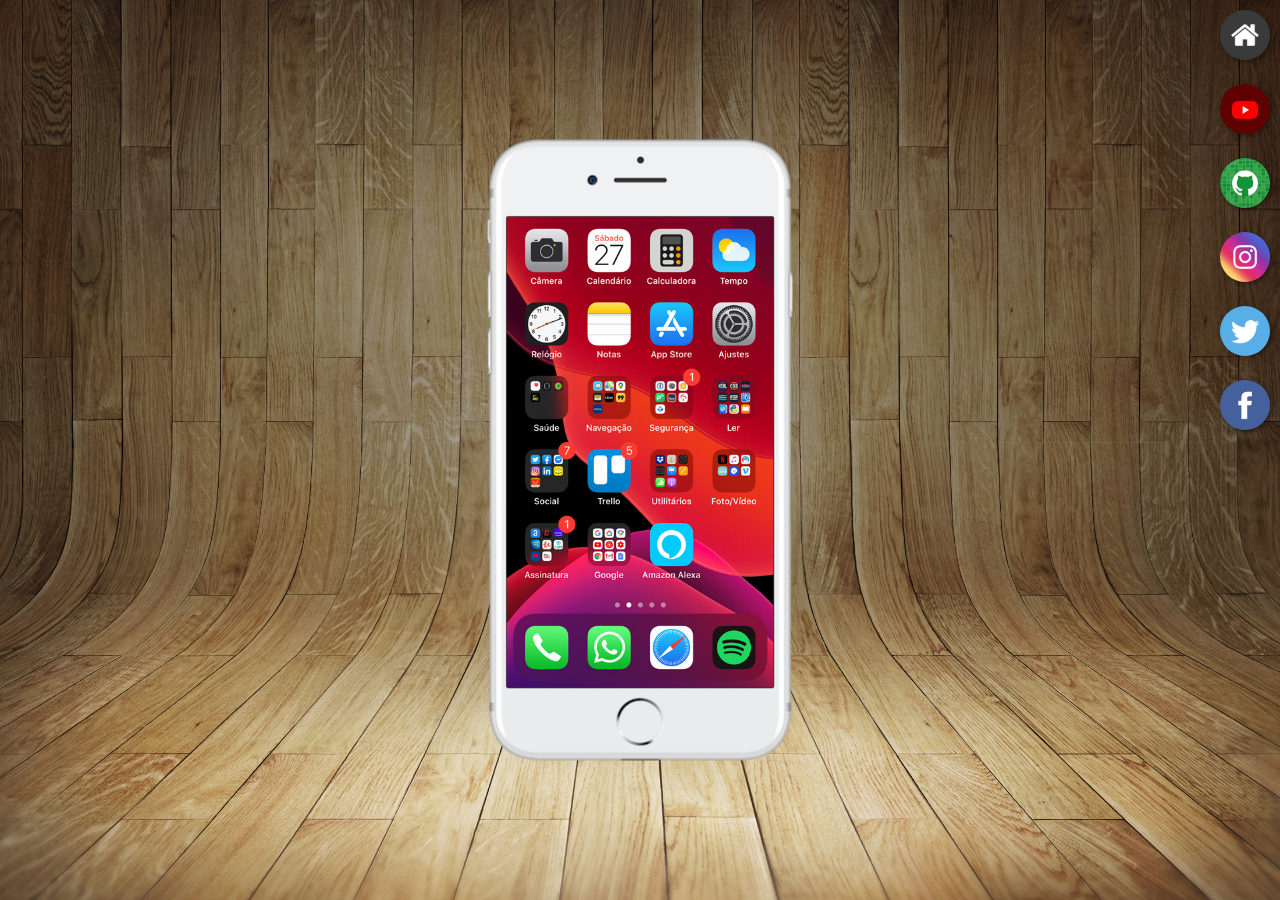
<file: index.html>
<!DOCTYPE html>
<html lang="pt-br">
<head>
    <meta charset="UTF-8">
    <meta name="viewport" content="width=device-width, initial-scale=1.0">
    <link rel="shortcut icon" href="favicon.ico" type="image/x-icon">
    <link rel="stylesheet" href="estilos/style.css">
    <title>Projeto Redes Sociais</title>
</head>
<body>
    <main>
        <section id="telefone">
            <iframe src="home.html" name="tela" id="tela" frameborder="0"></iframe>
        </section>
        <section id="redes-sociais">
            <a href="home.html" target="tela"><img src="imagens/logo-home.jpg" alt="Home"></a> <br>
            <a href="youtube.html" target="tela"><img src="imagens/logo-youtube.jpg" alt="YouTube"></a> <br>
            <a href="github.html" target="tela"><img src="imagens/logo-github.jpg" alt="GitHub"></a> <br>
            <a href="instagram.htm" target="tela"><img src="imagens/logo-instagram.jpg" alt="Instagram"></a> <br>
            <a href="twitter.html" target="tela"><img src="imagens/logo-twitter.jpg" alt="Twitter"></a> <br>
            <a href="facebook.html" target="tela"><img src="imagens/logo-facebook.jpg" alt="Facebook"></a>
        </section>
    </main>
</body>
</html>
</file>
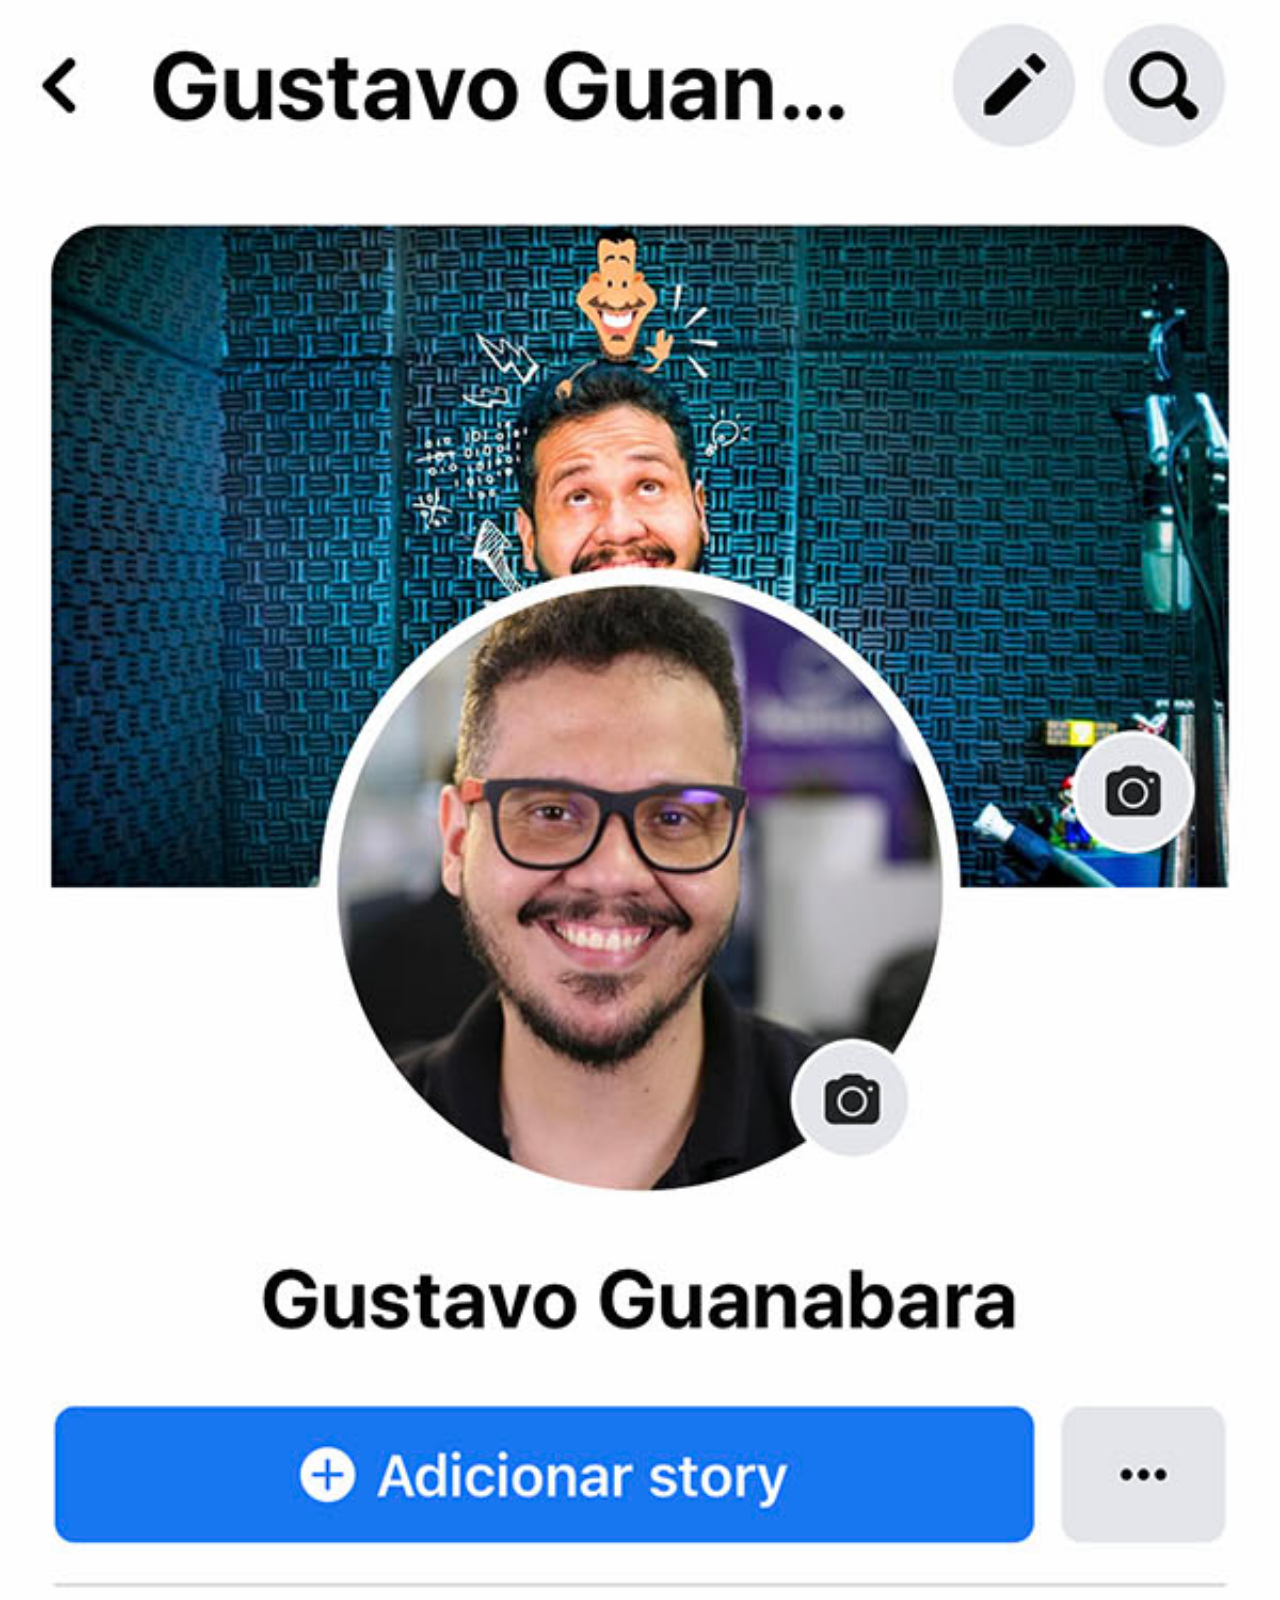
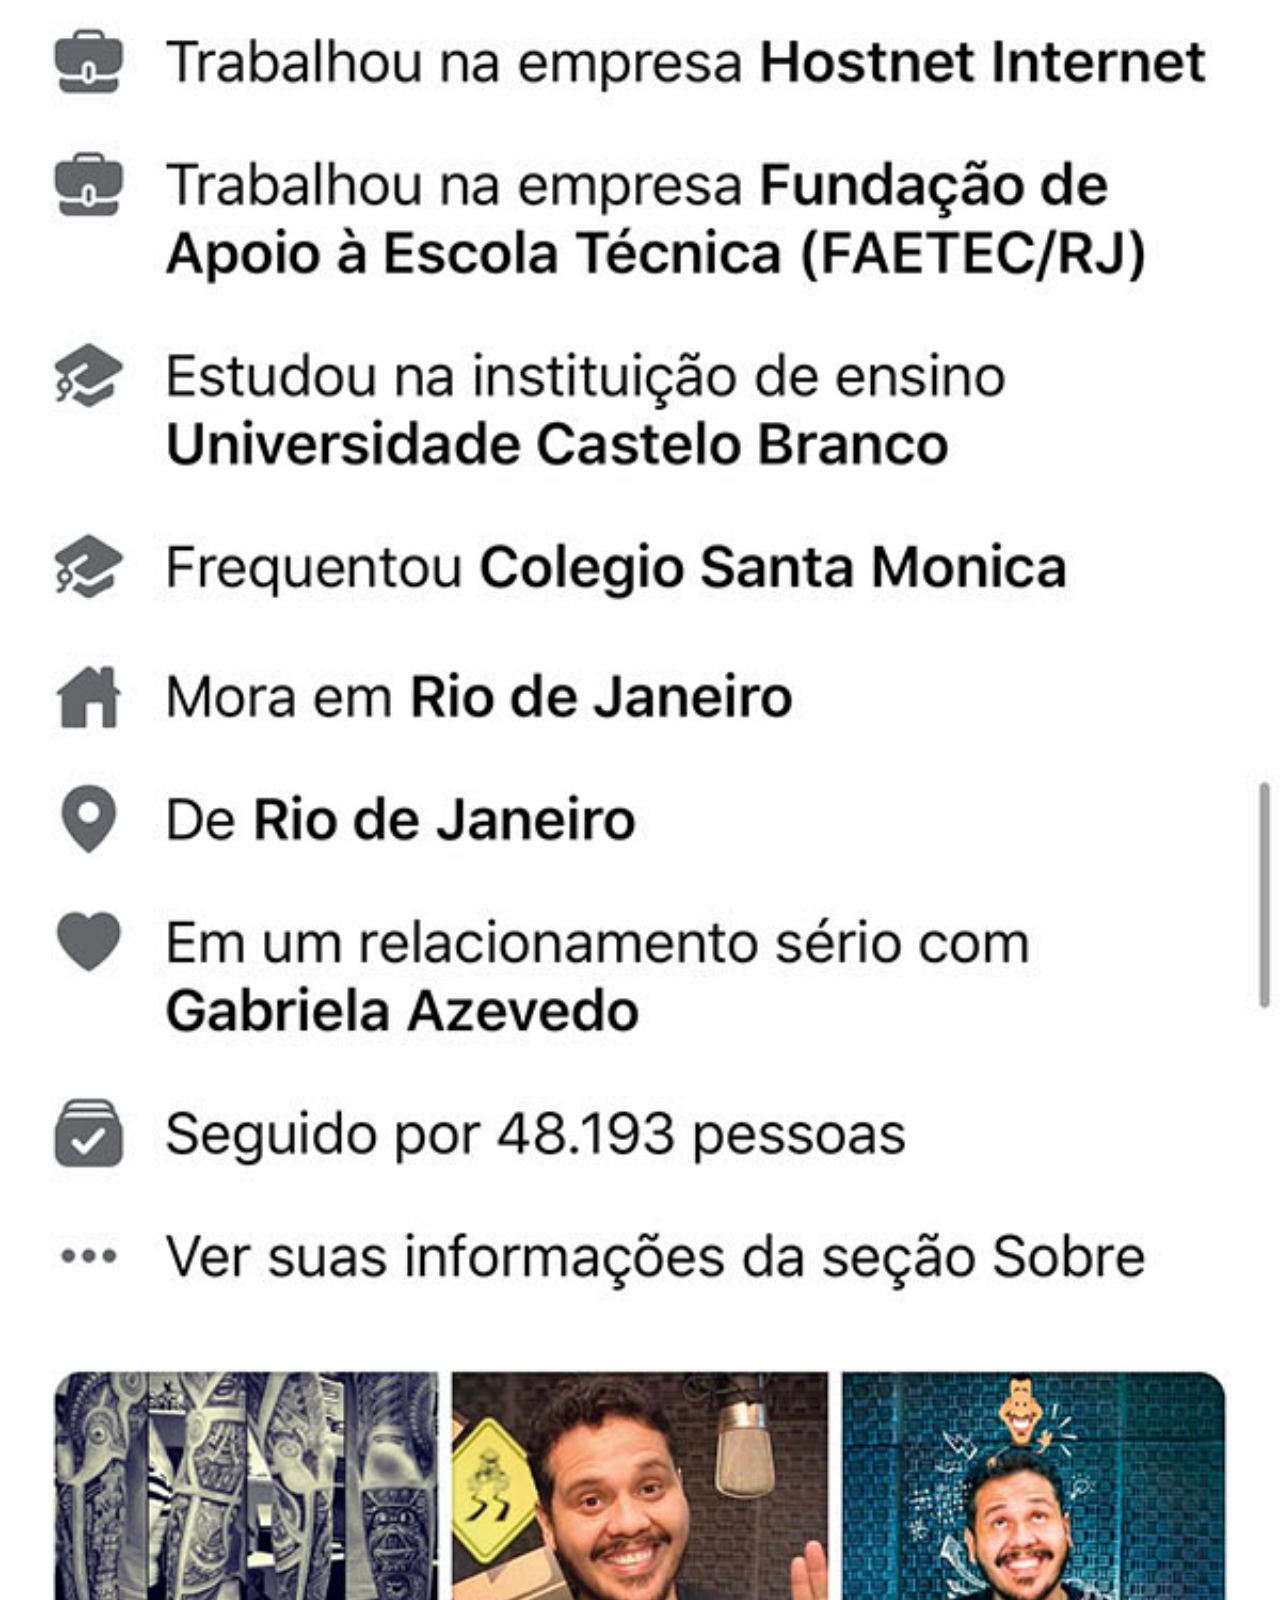
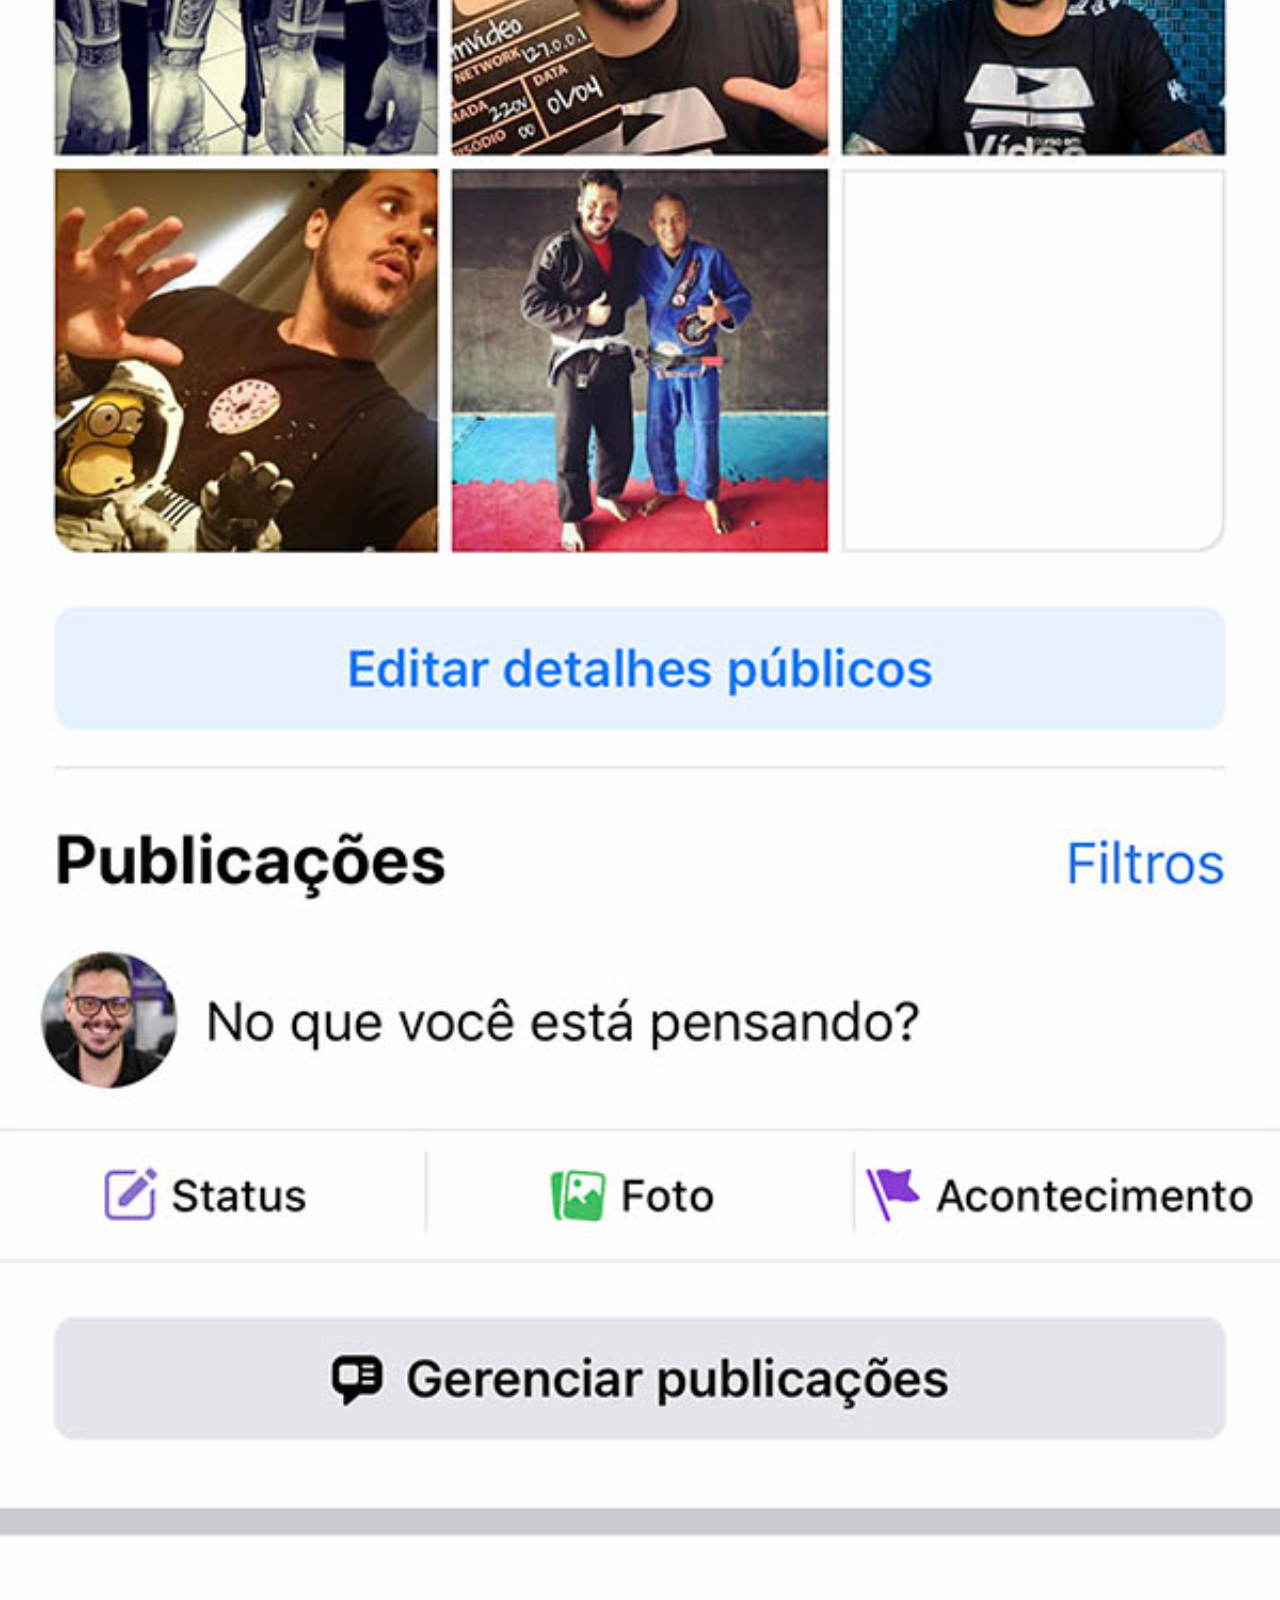
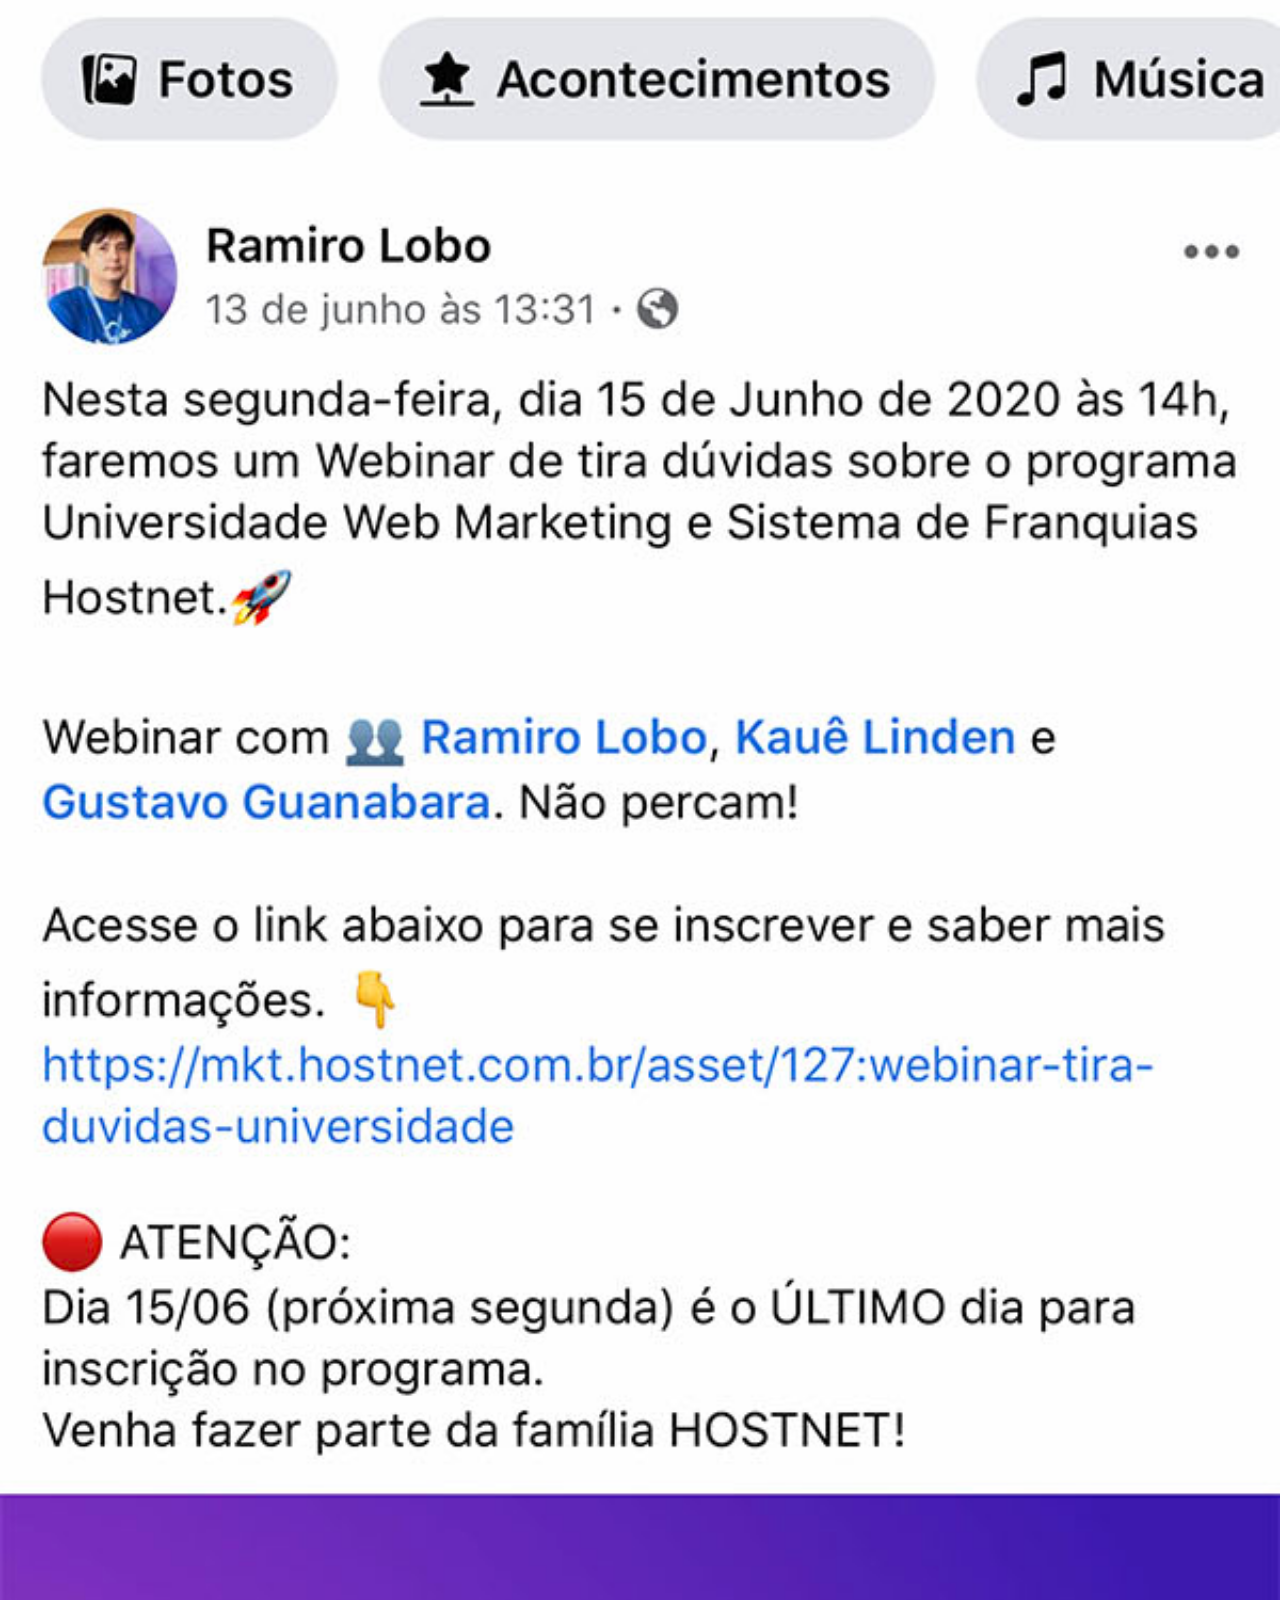
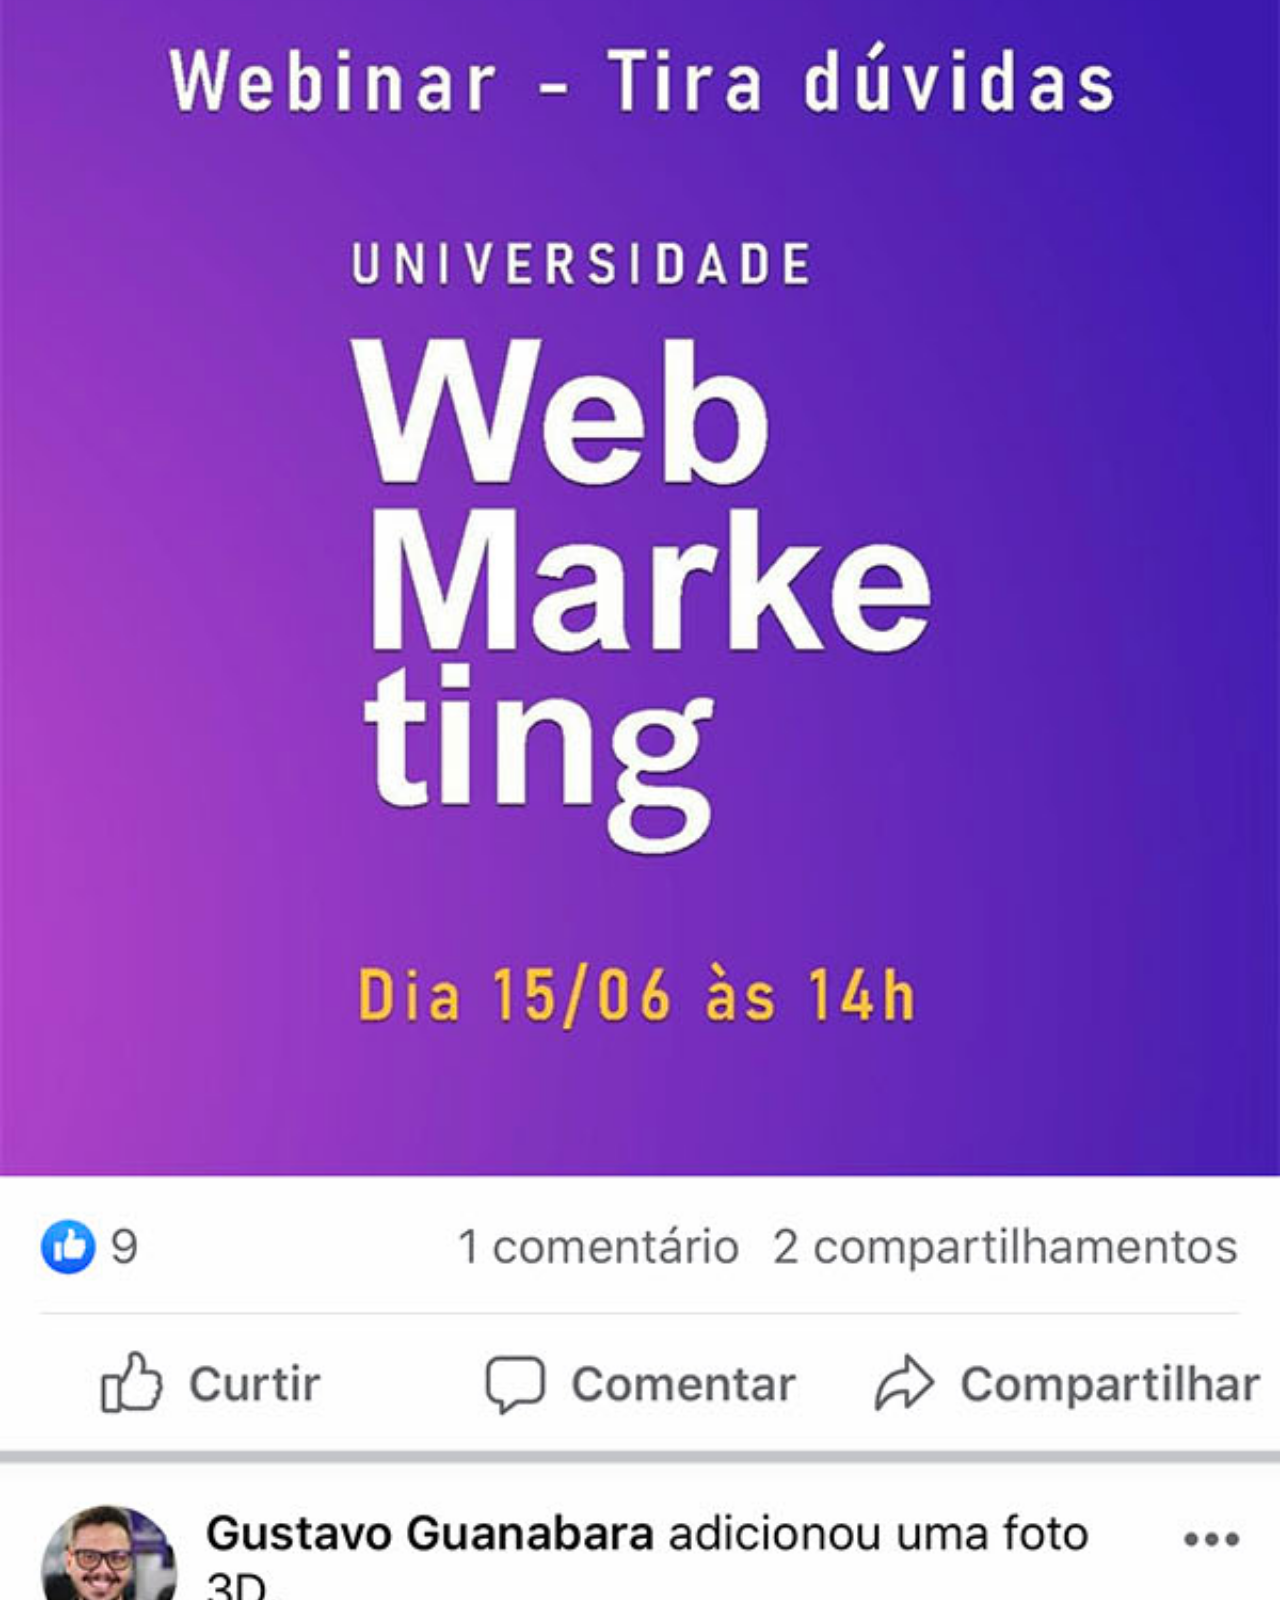
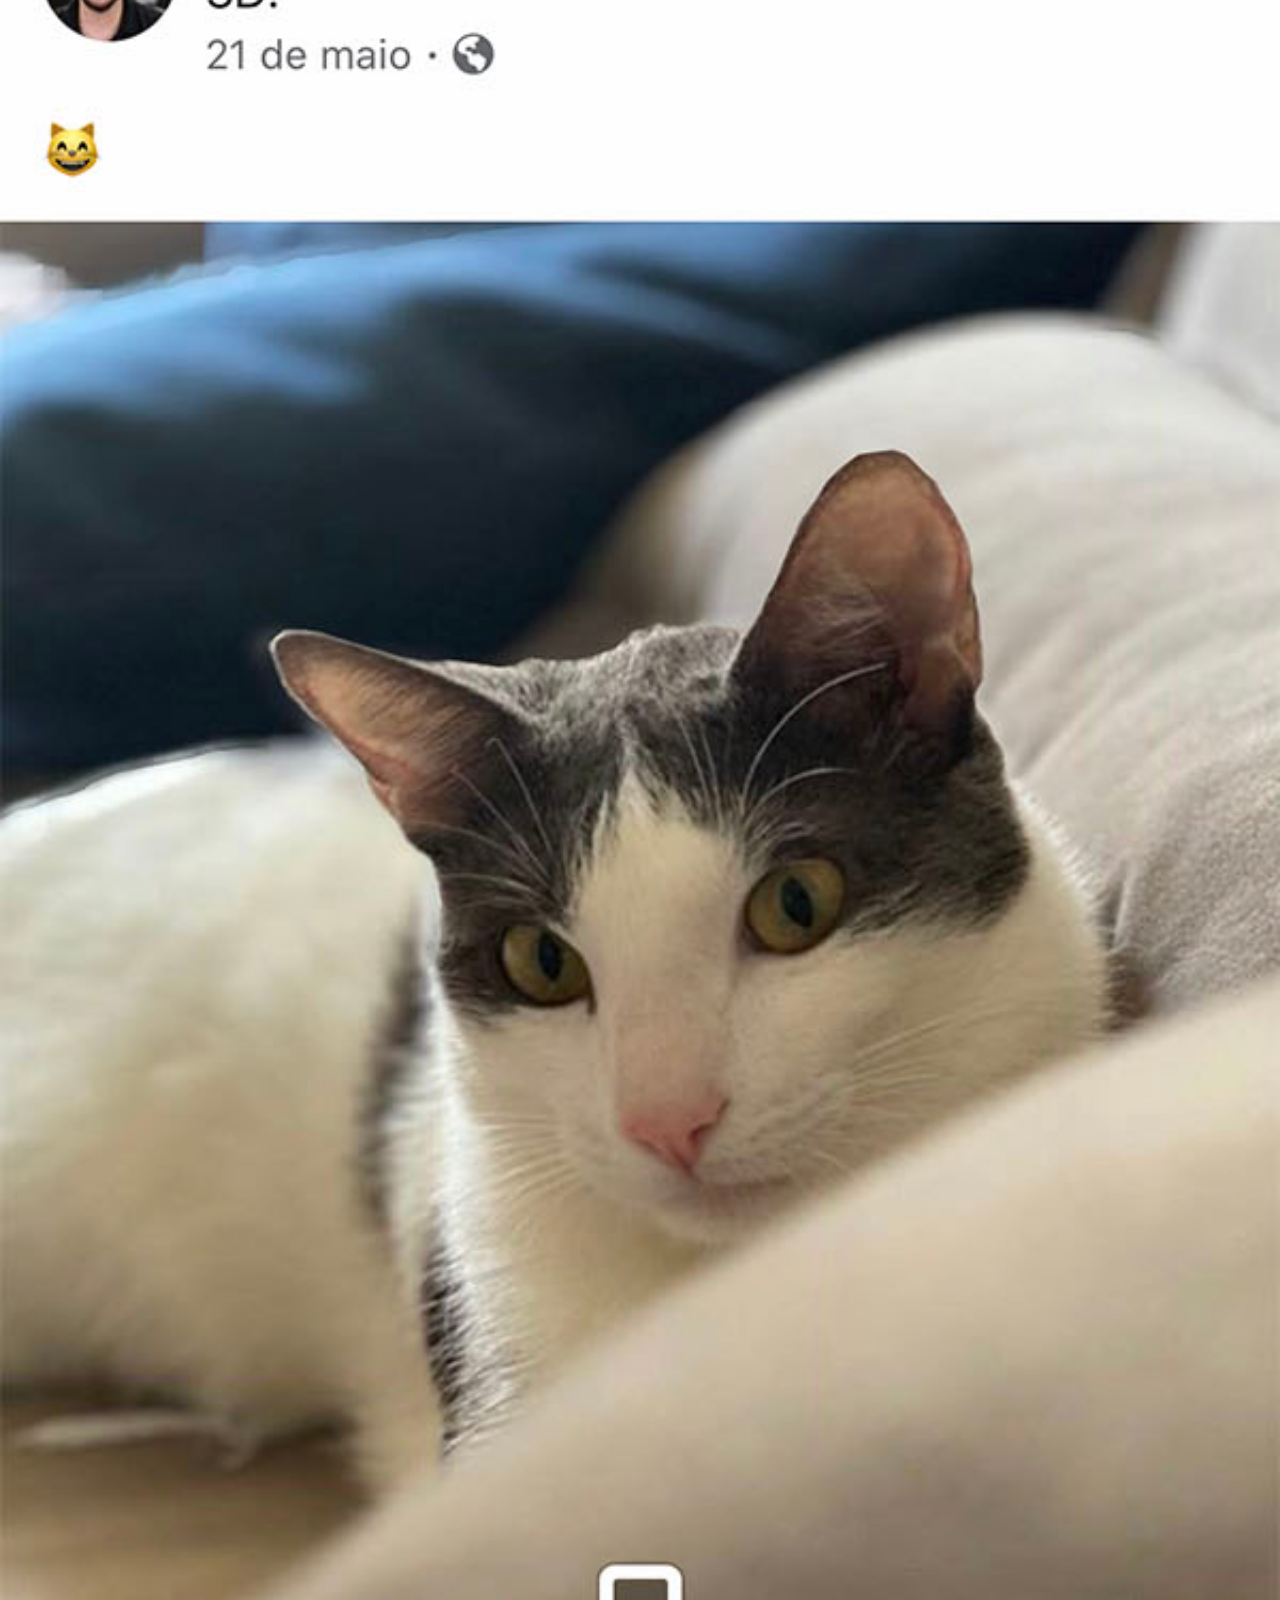
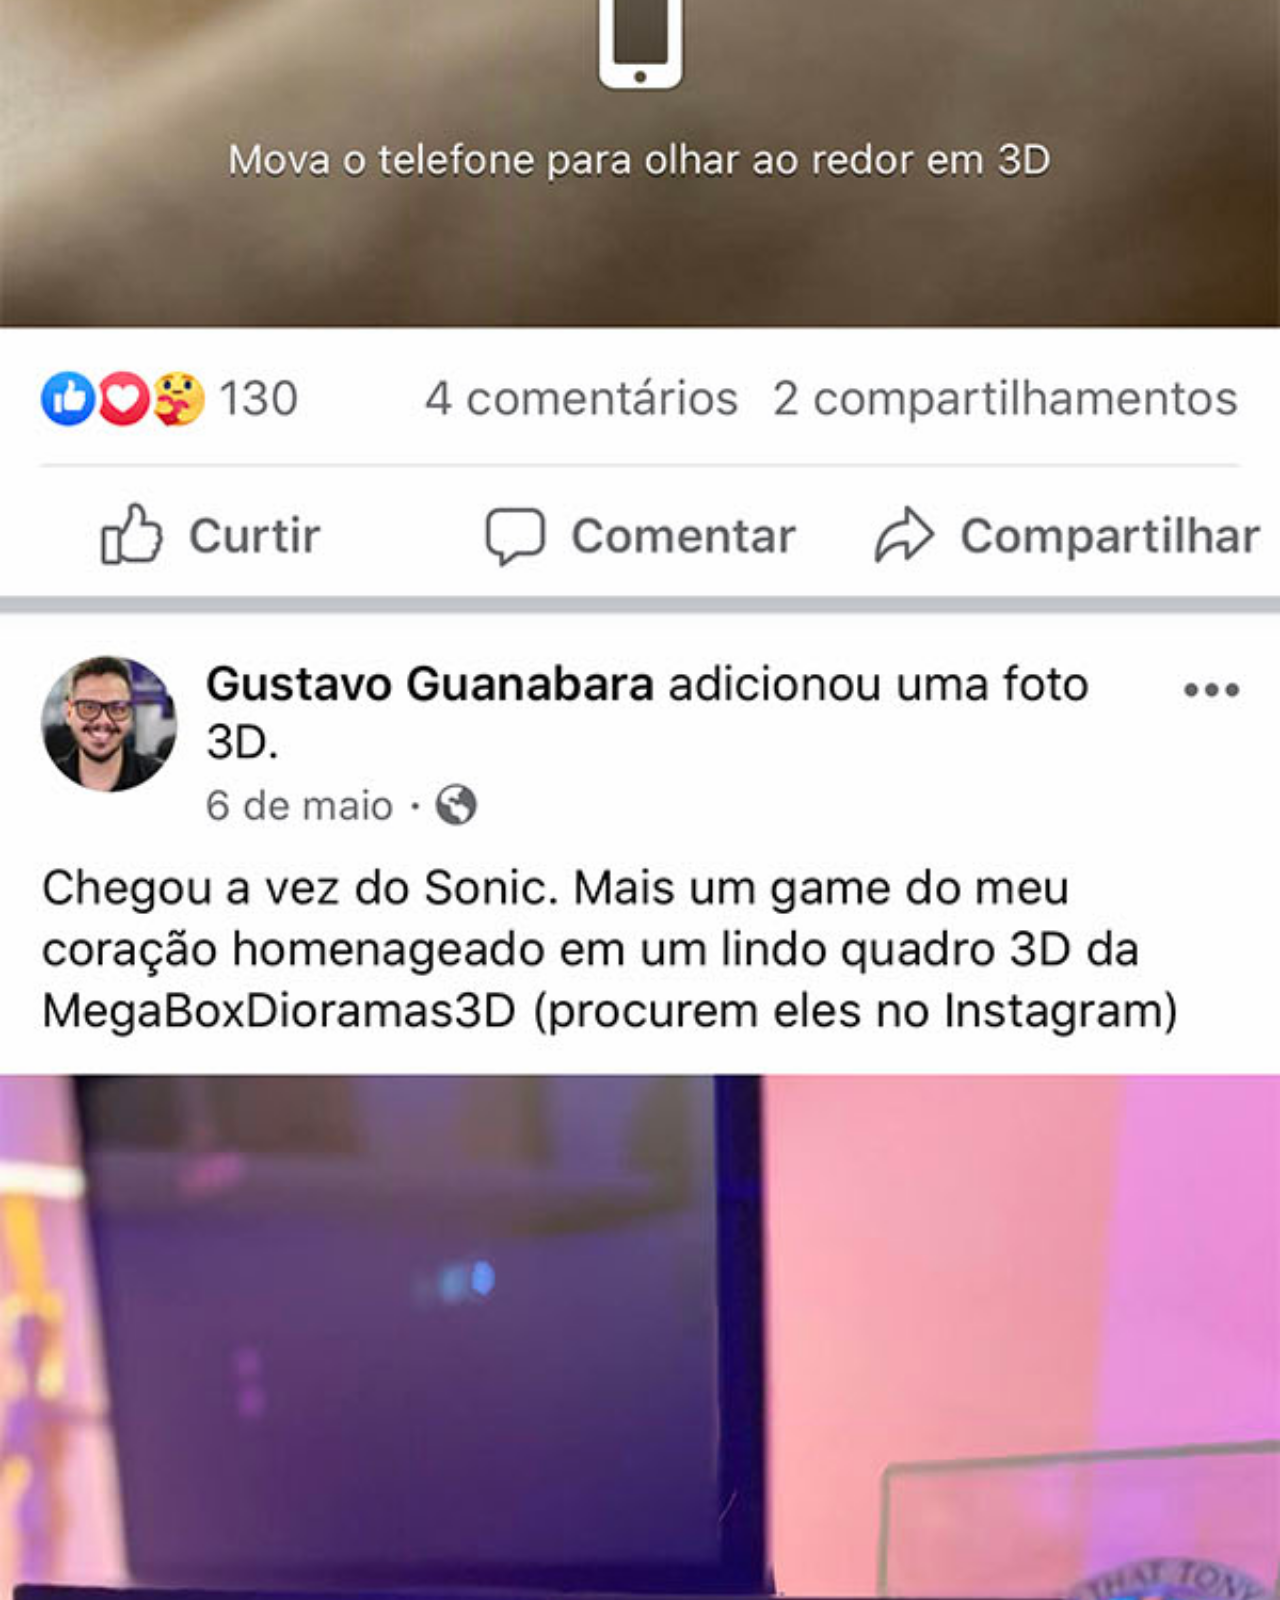
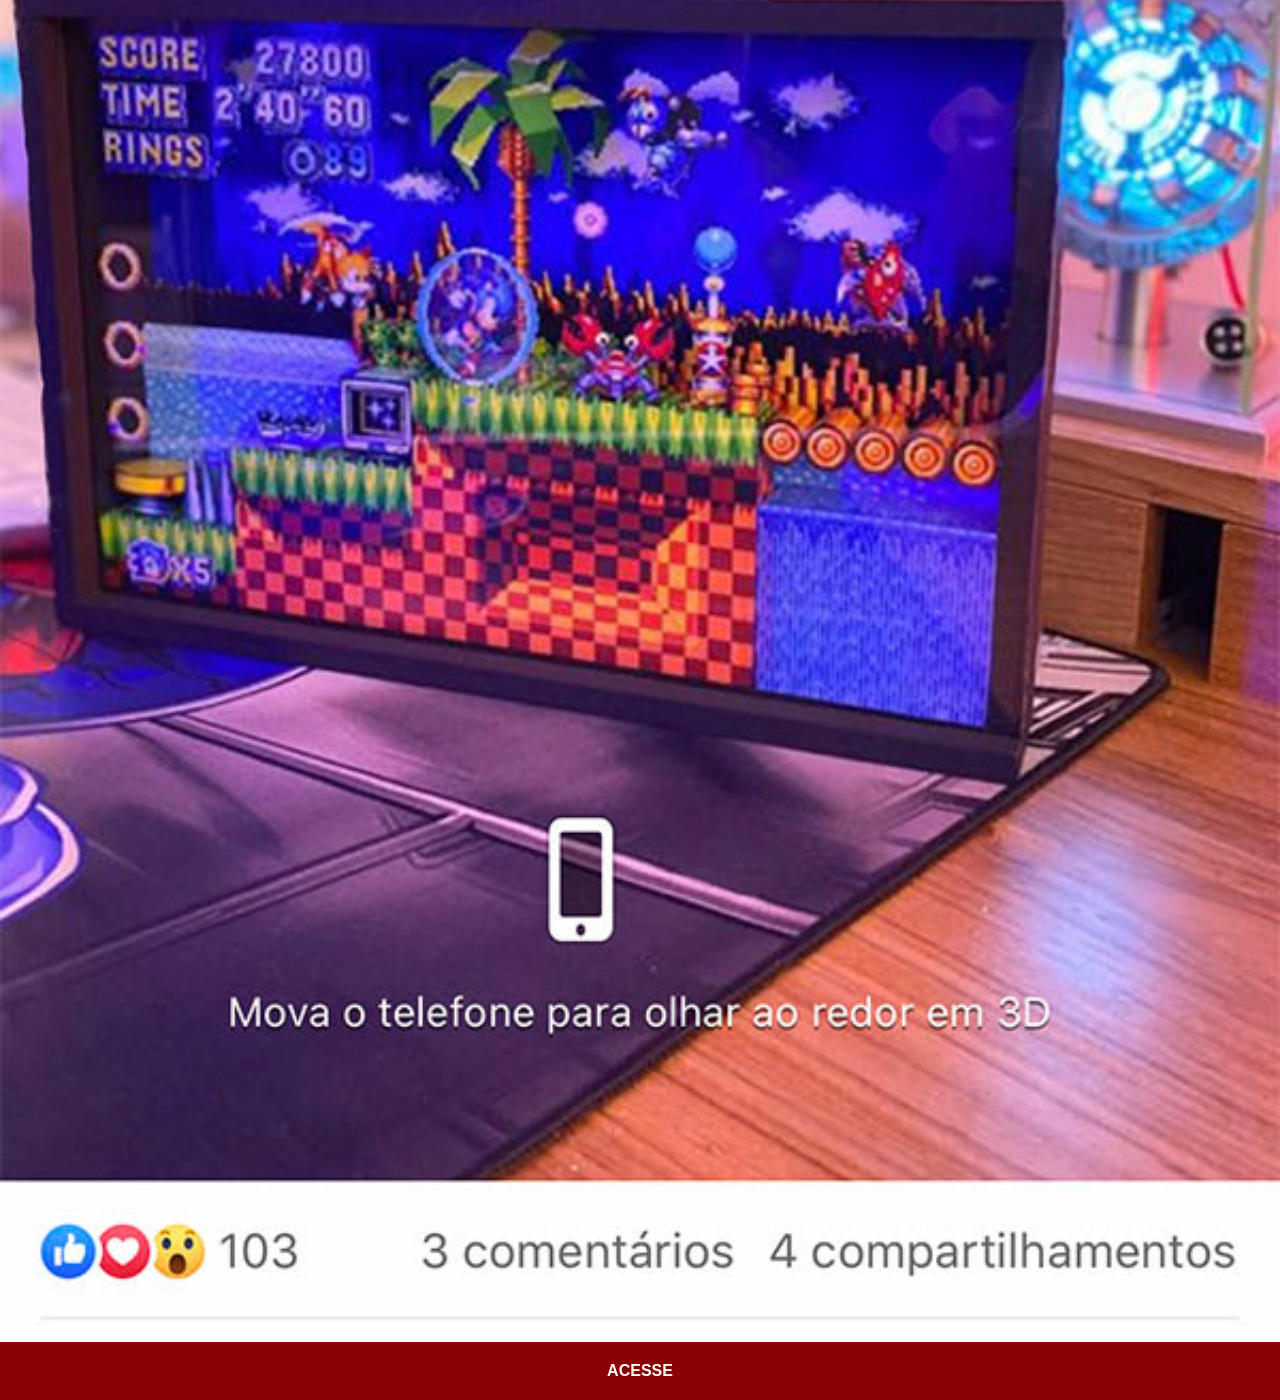
<file: facebook.html>
<!DOCTYPE html>
<html lang="pt-br">
<head>
    <meta charset="UTF-8">
    <meta name="viewport" content="width=device-width, initial-scale=1.0">
    <title>Facebook</title>
    <link rel="stylesheet" href="estilos/social.css">
</head>
<body>
    <img src="imagens/tela-facebook.jpg" alt="Facebook">
    <a href="https://pt-br.facebook.com/" target="_blank">ACESSE</a>
    
</body>
</html>
</file>
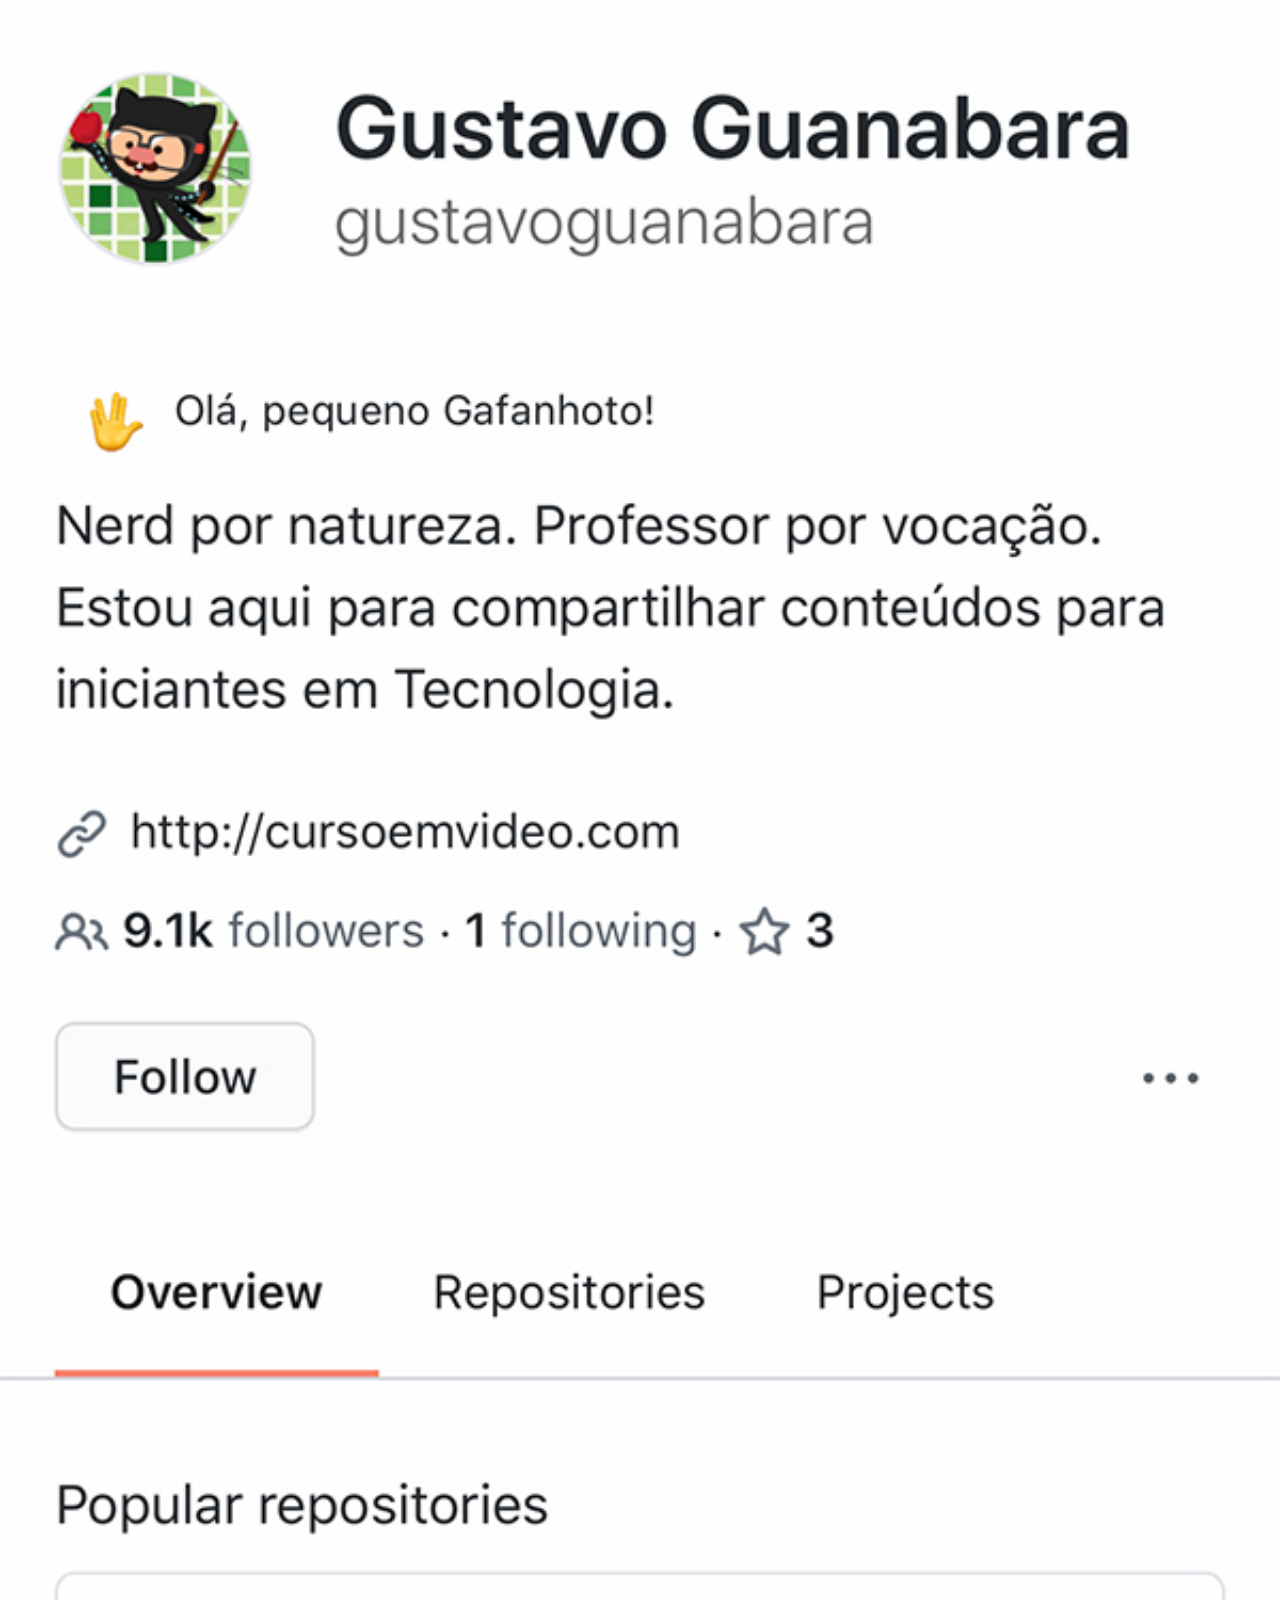
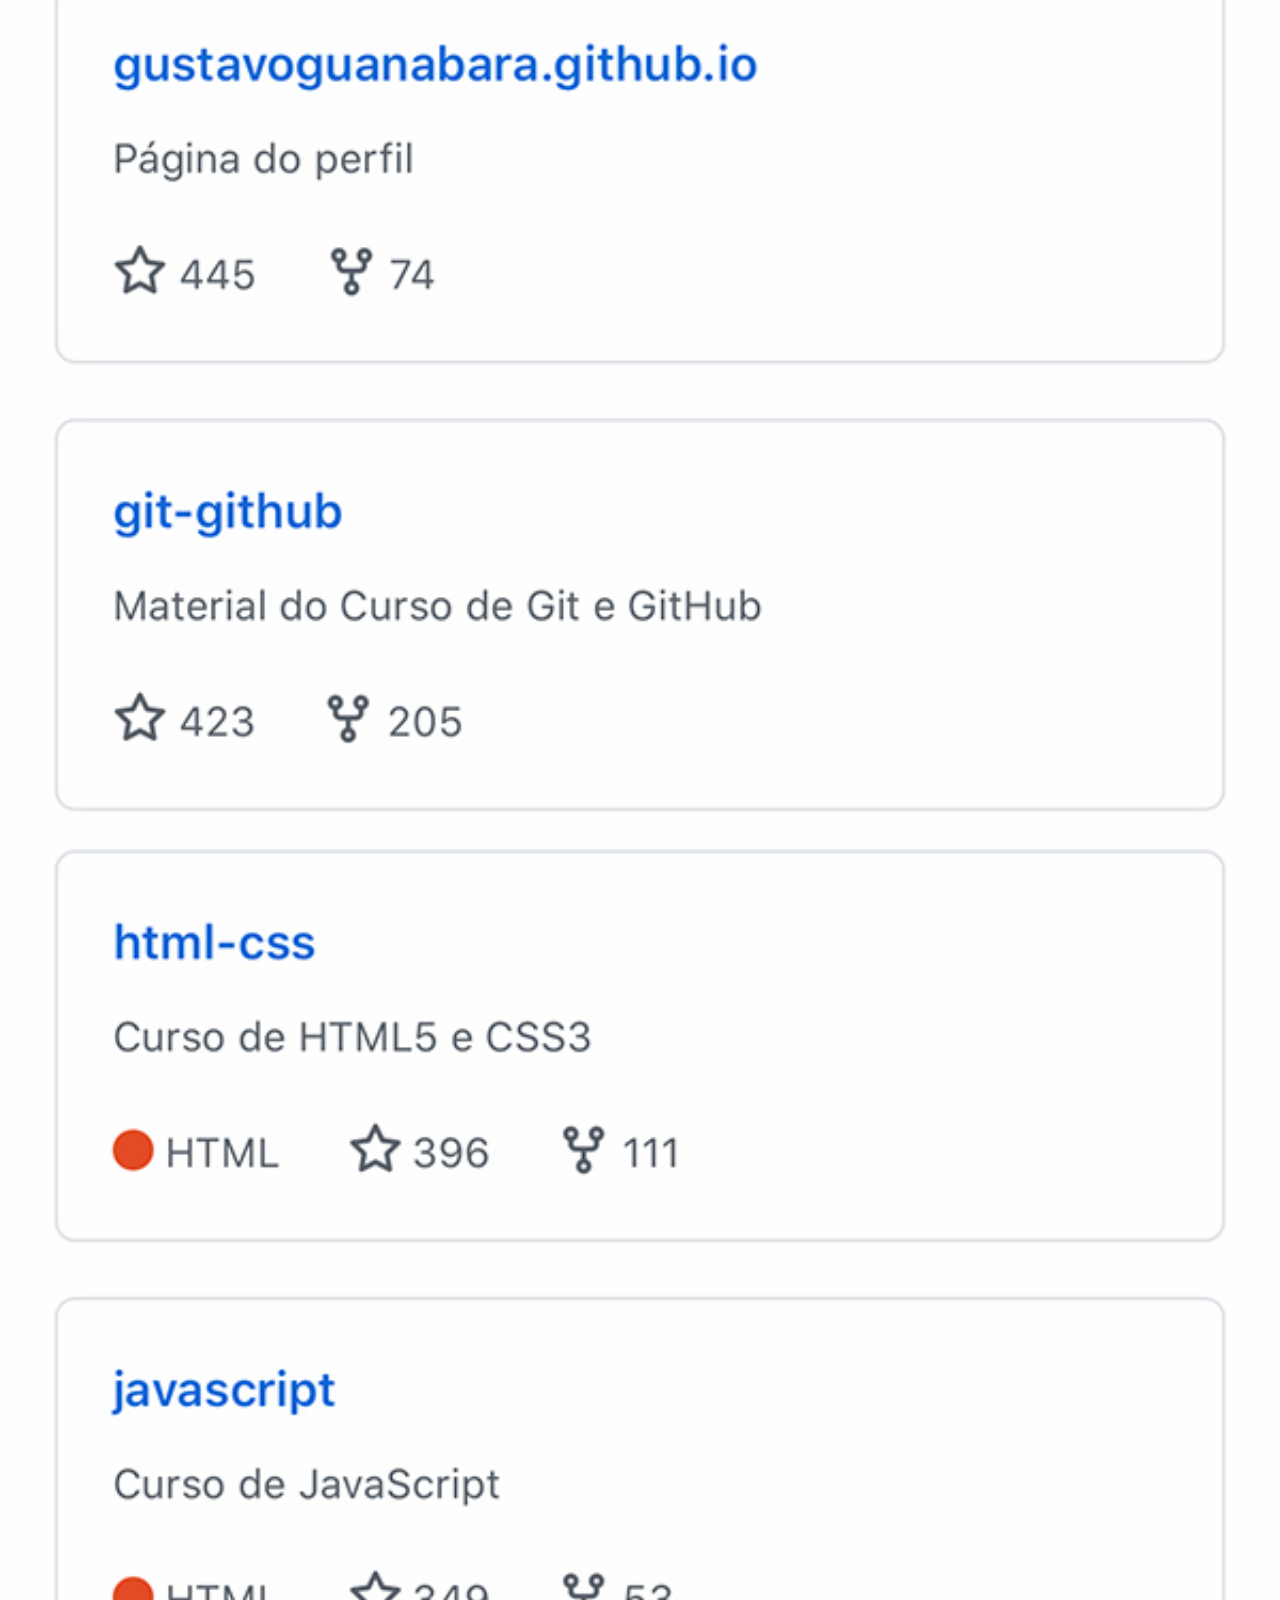
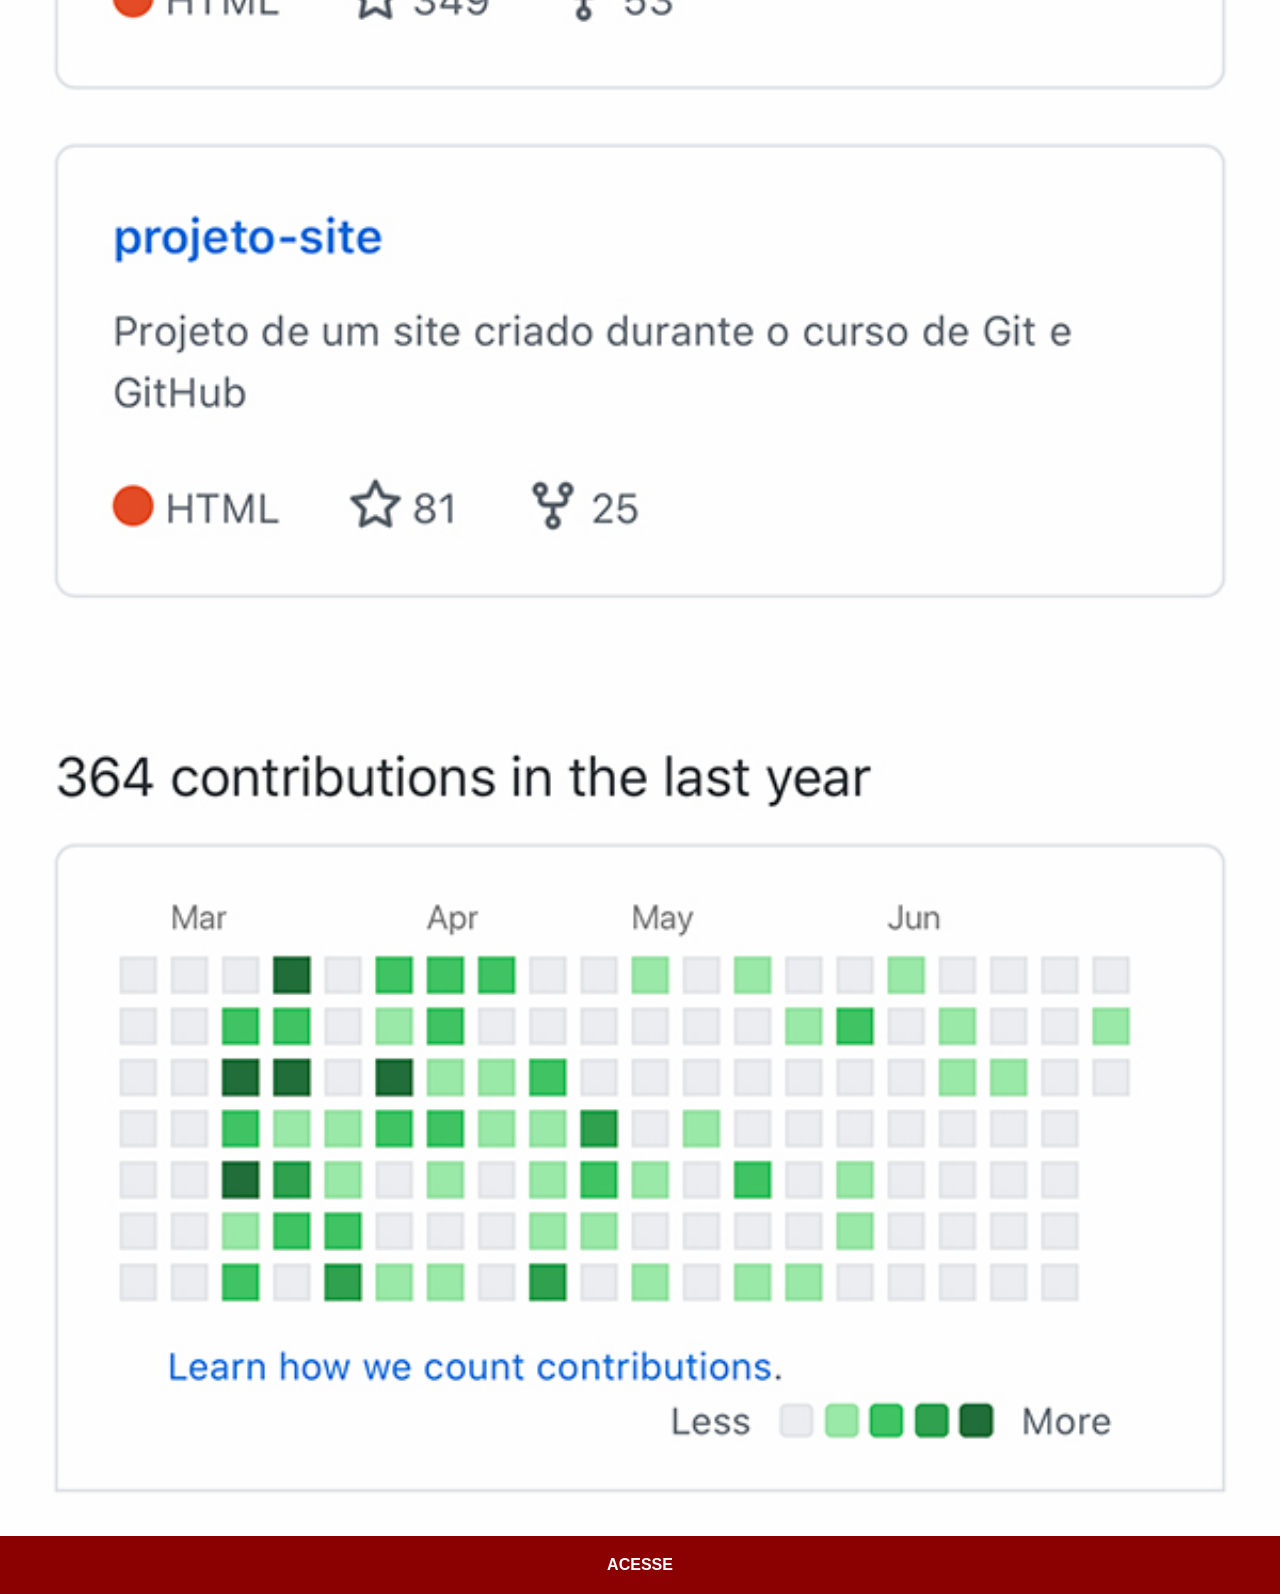
<file: github.html>
<!DOCTYPE html>
<html lang="pt-br">
<head>
    <meta charset="UTF-8">
    <meta name="viewport" content="width=device-width, initial-scale=1.0">
    <title>GitHub</title>
    <link rel="stylesheet" href="estilos/social.css">
</head>
<body>
    <img src="imagens/tela-github.jpg" alt="GitHub">
    <a href="https://github.com/gustavoguanabara?tab=repositories" target="_blank">ACESSE</a>
    
</body>
</html>
</file>
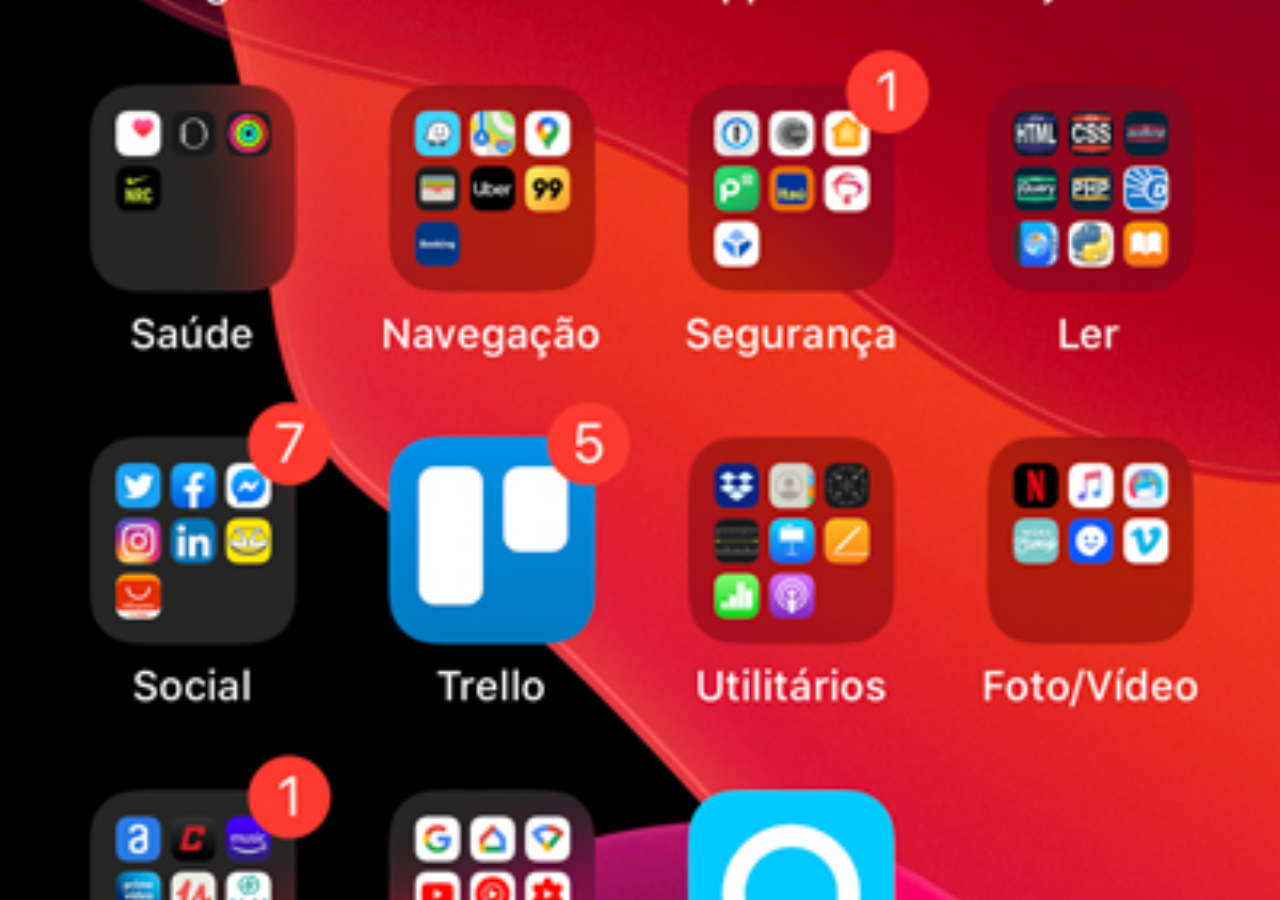
<file: home.html>
<!DOCTYPE html>
<html lang="pt-br">
<head>
    <meta charset="UTF-8">
    <meta name="viewport" content="width=device-width, initial-scale=1.0">
    <title>Home</title>
</head>
<style>
    * {
        margin: 0px;
        padding: 0px;
    }

    body {
        width: 100vw;
        height: 100vh;
        background: black url('imagens/tela-home.jpg') no-repeat center;
        background-size: cover;
    }
</style>
<body>
    
</body>
</html>
</file>
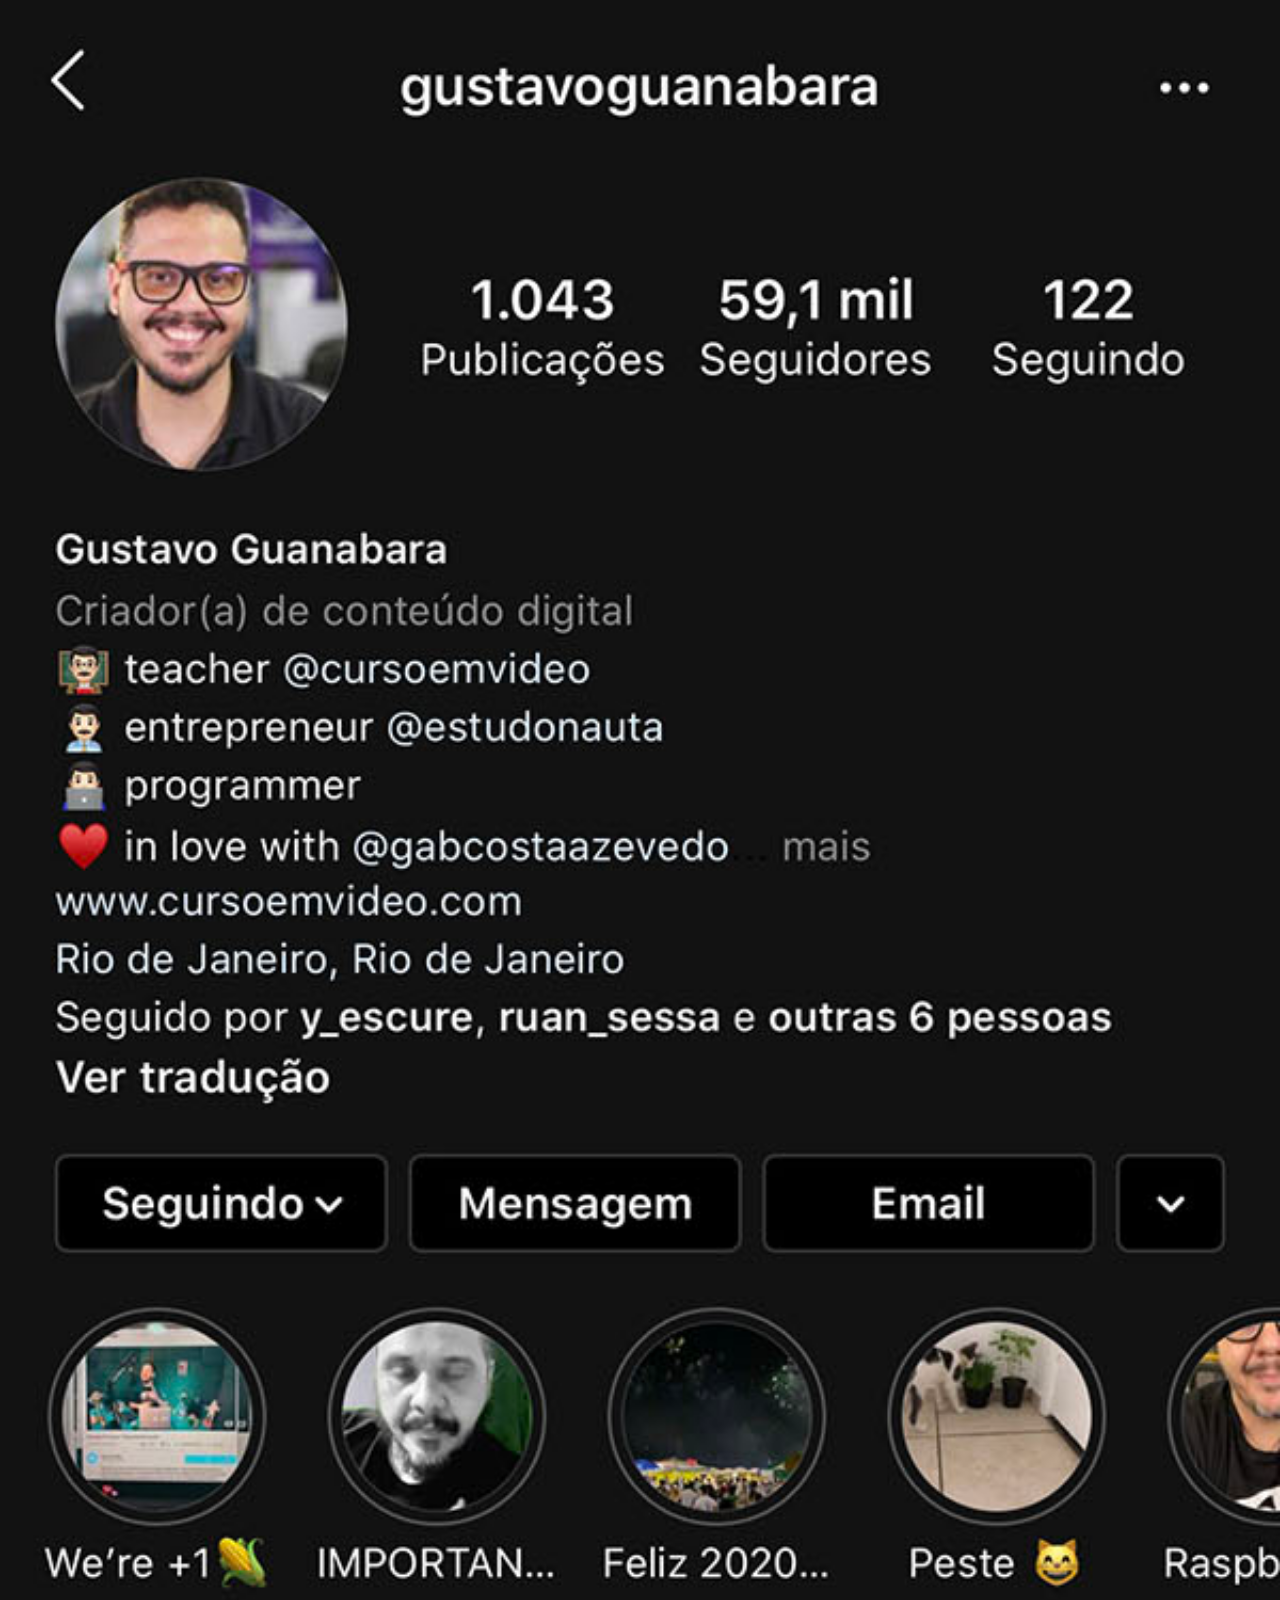
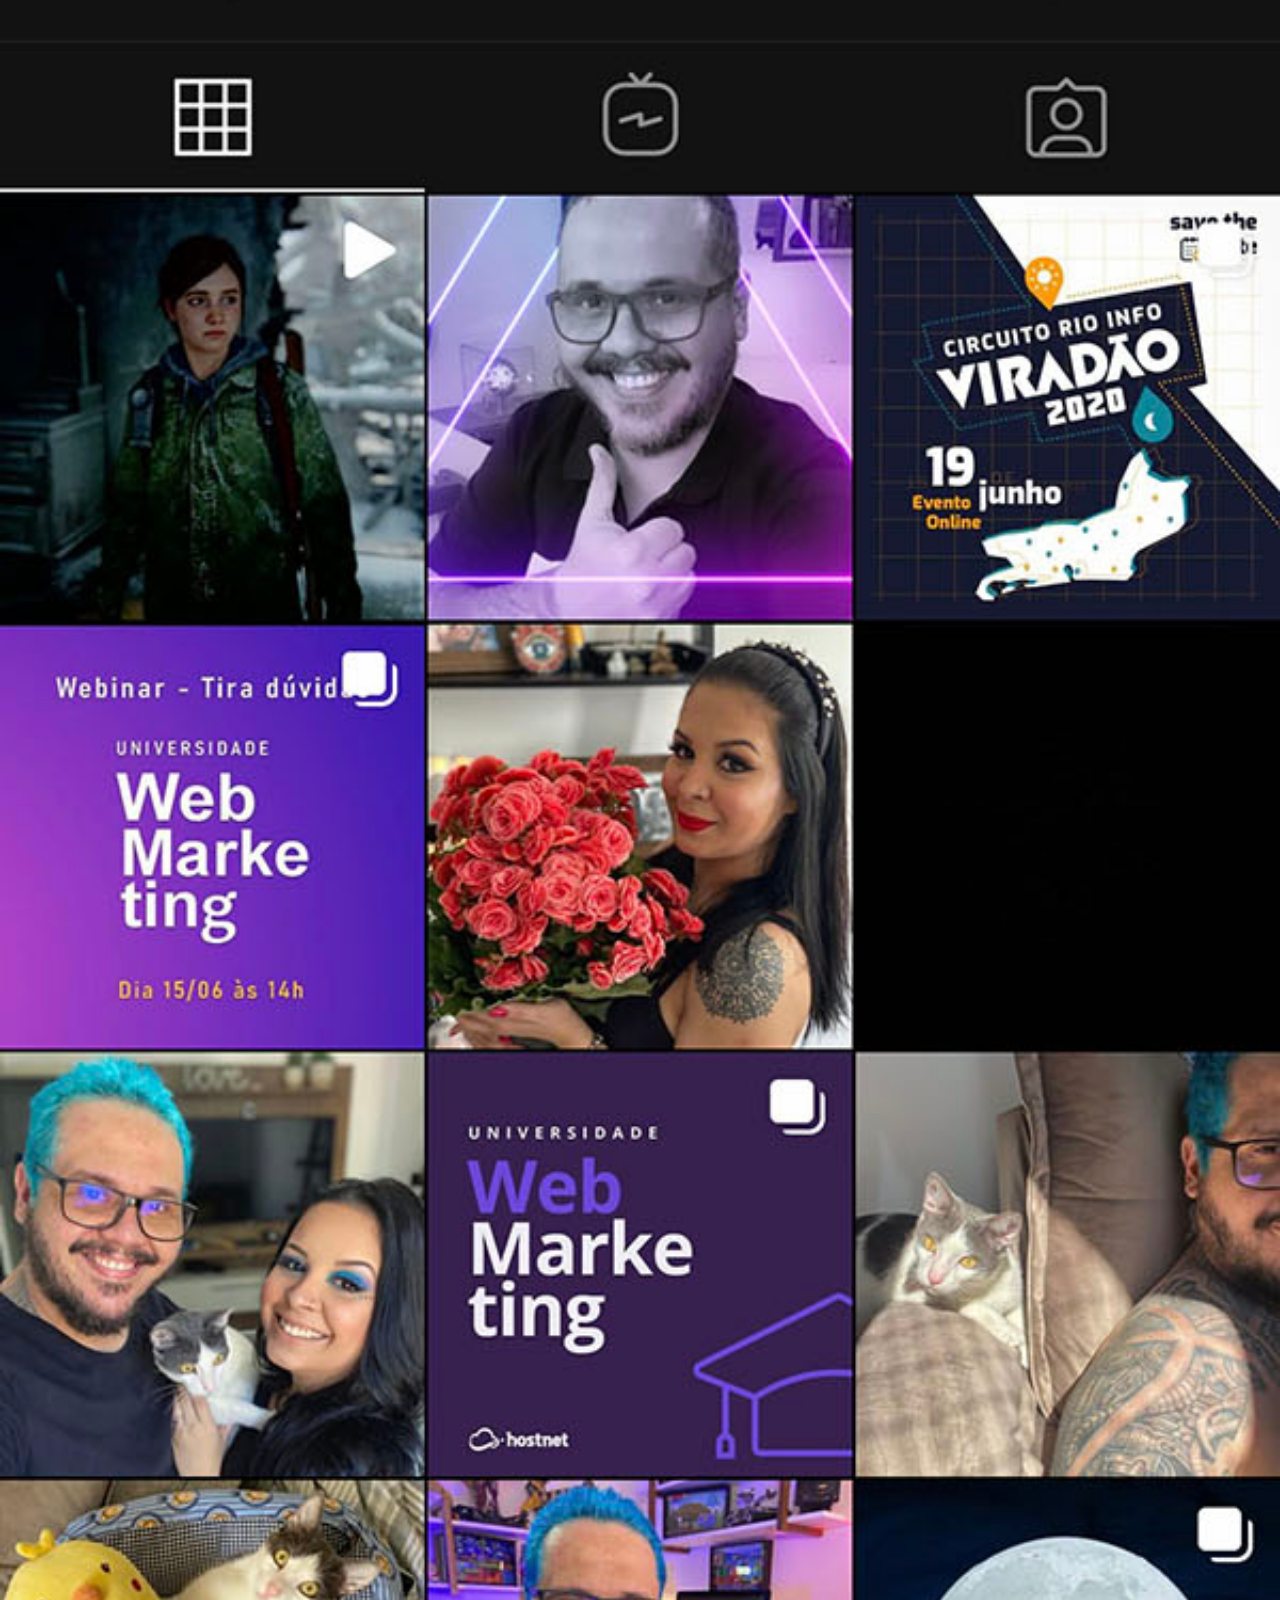
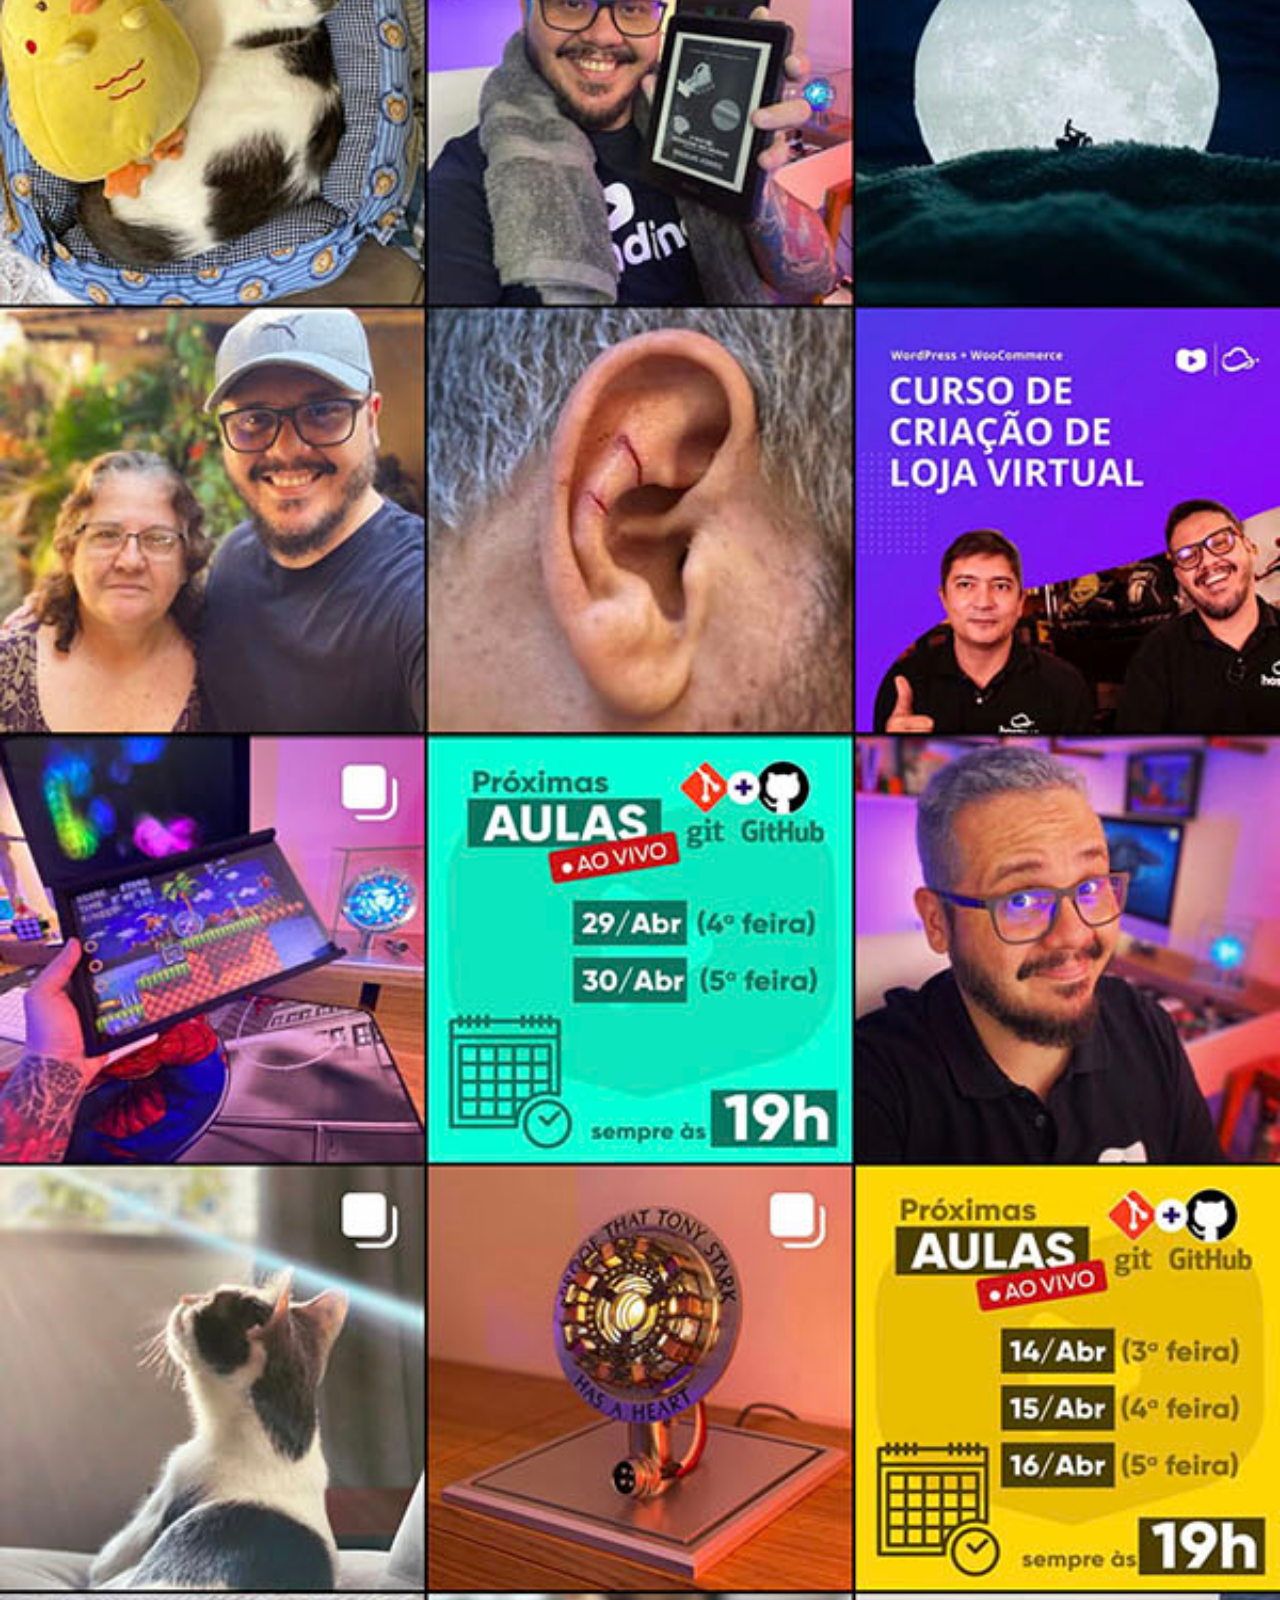
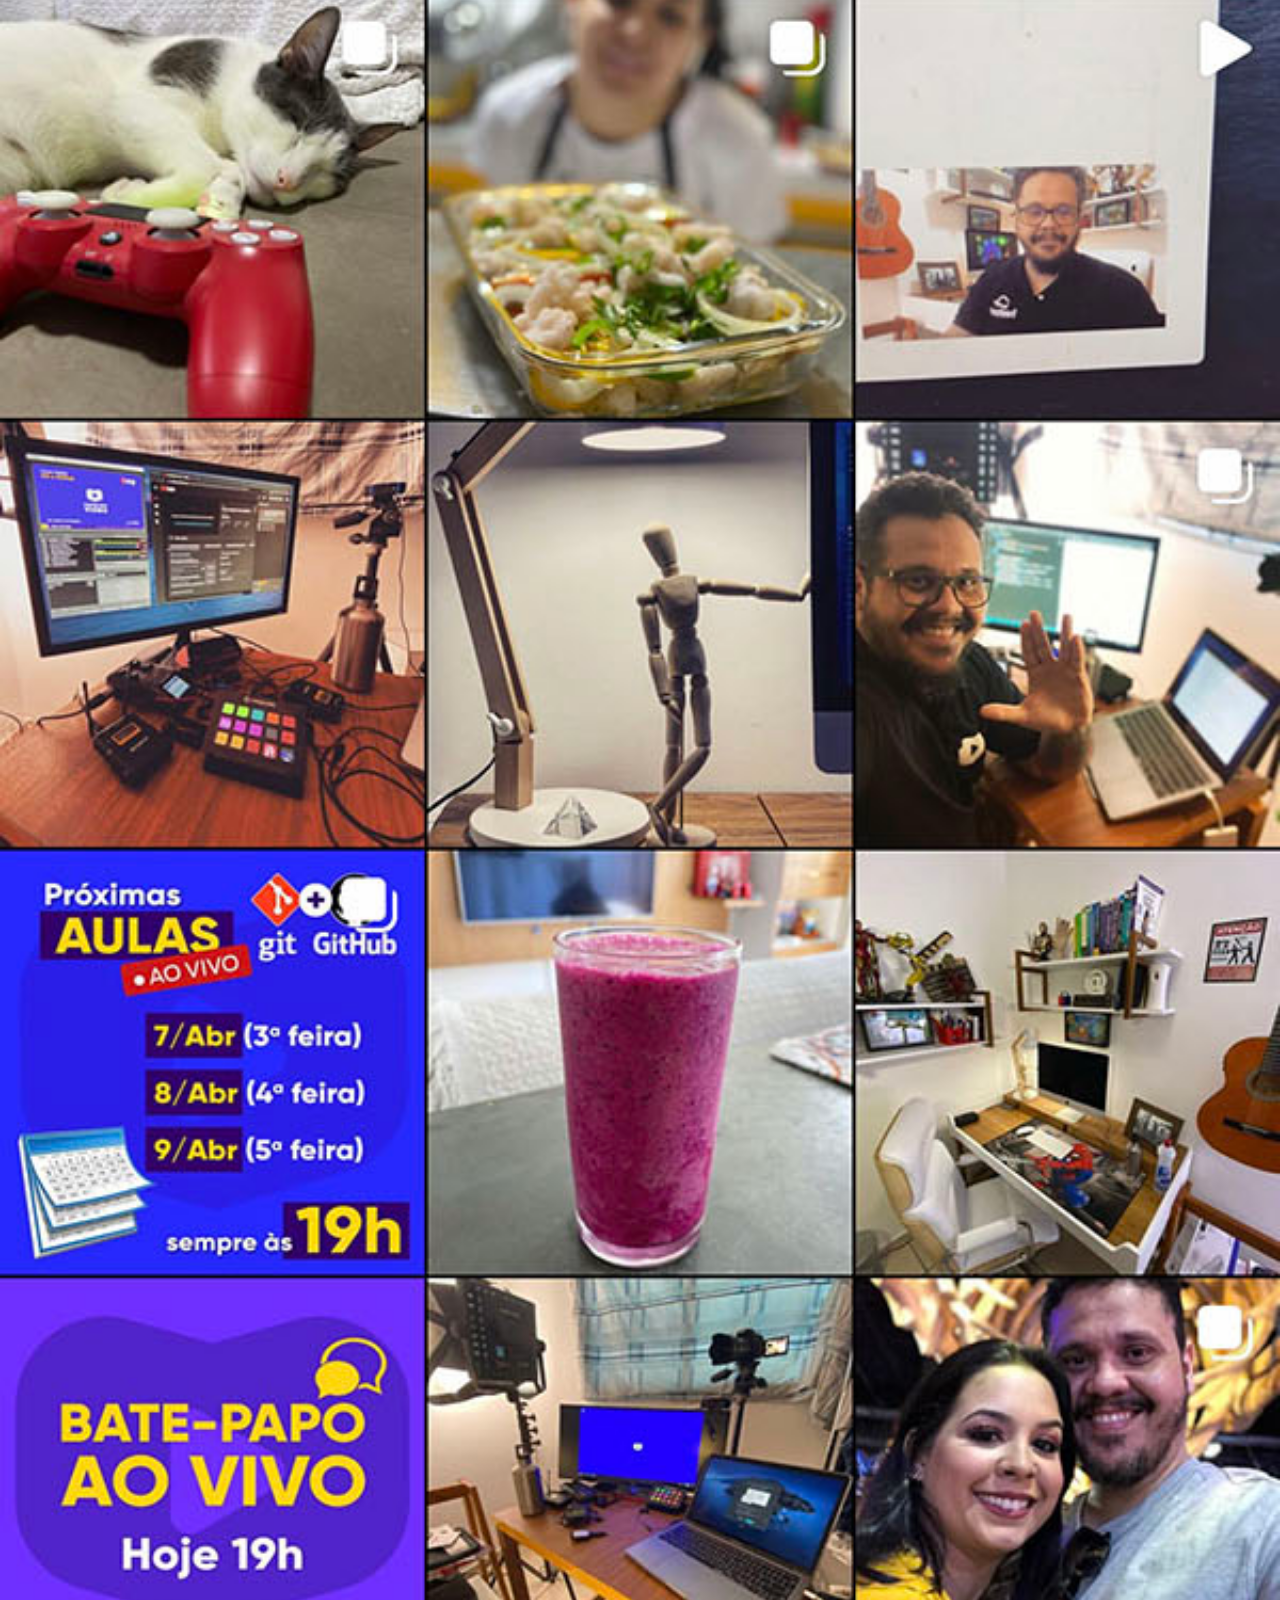
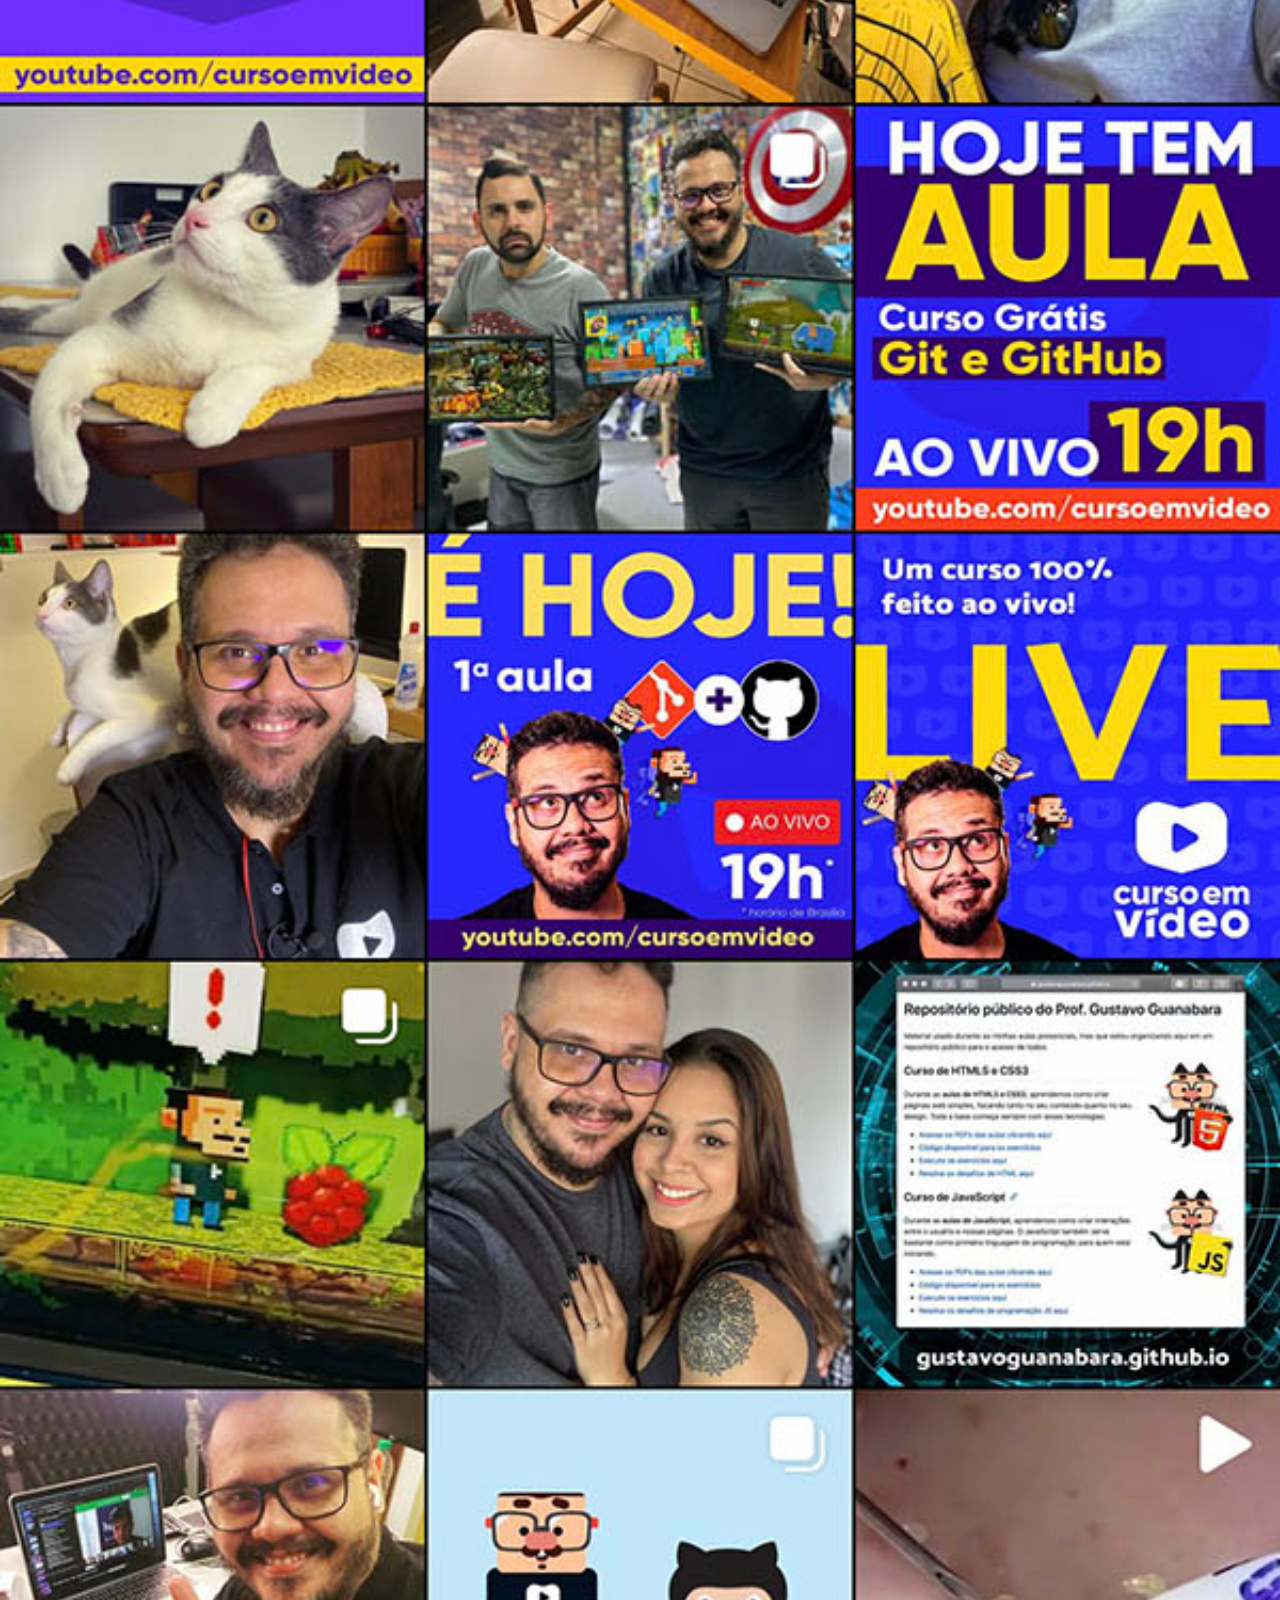
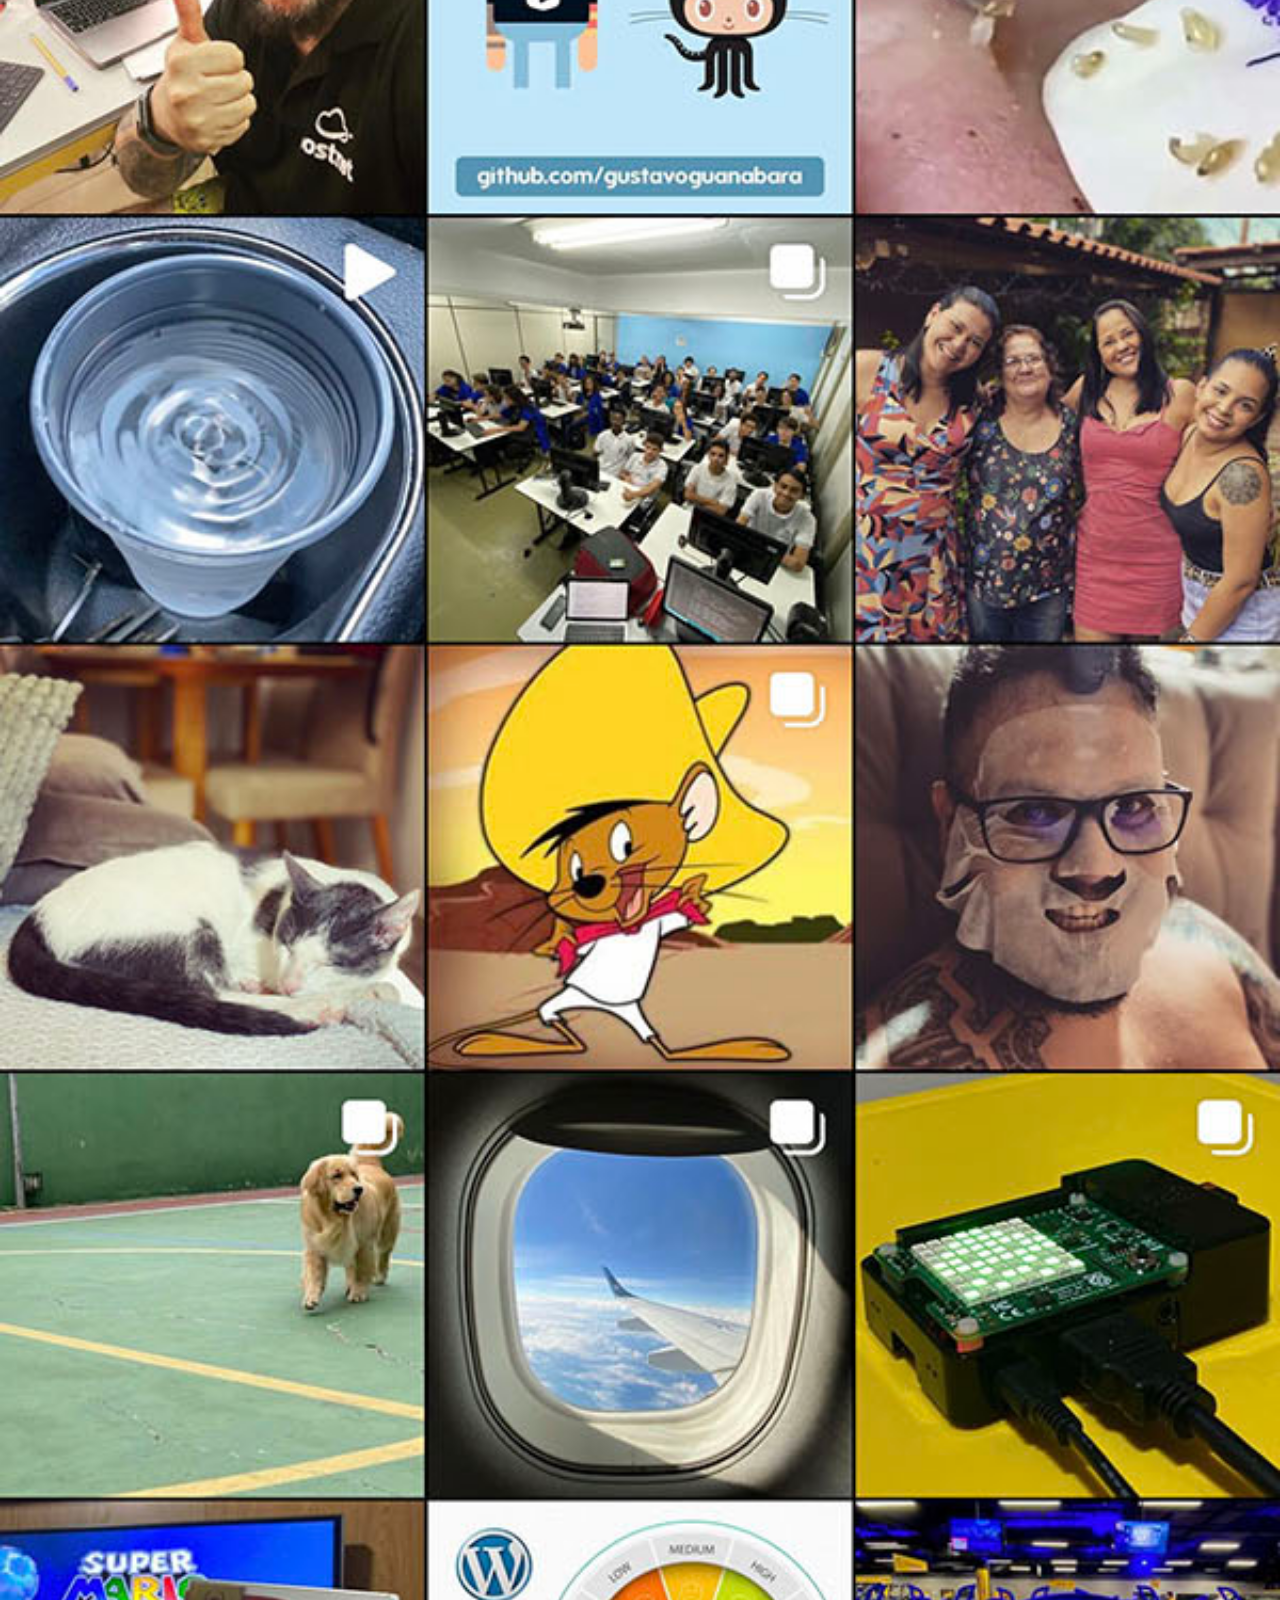
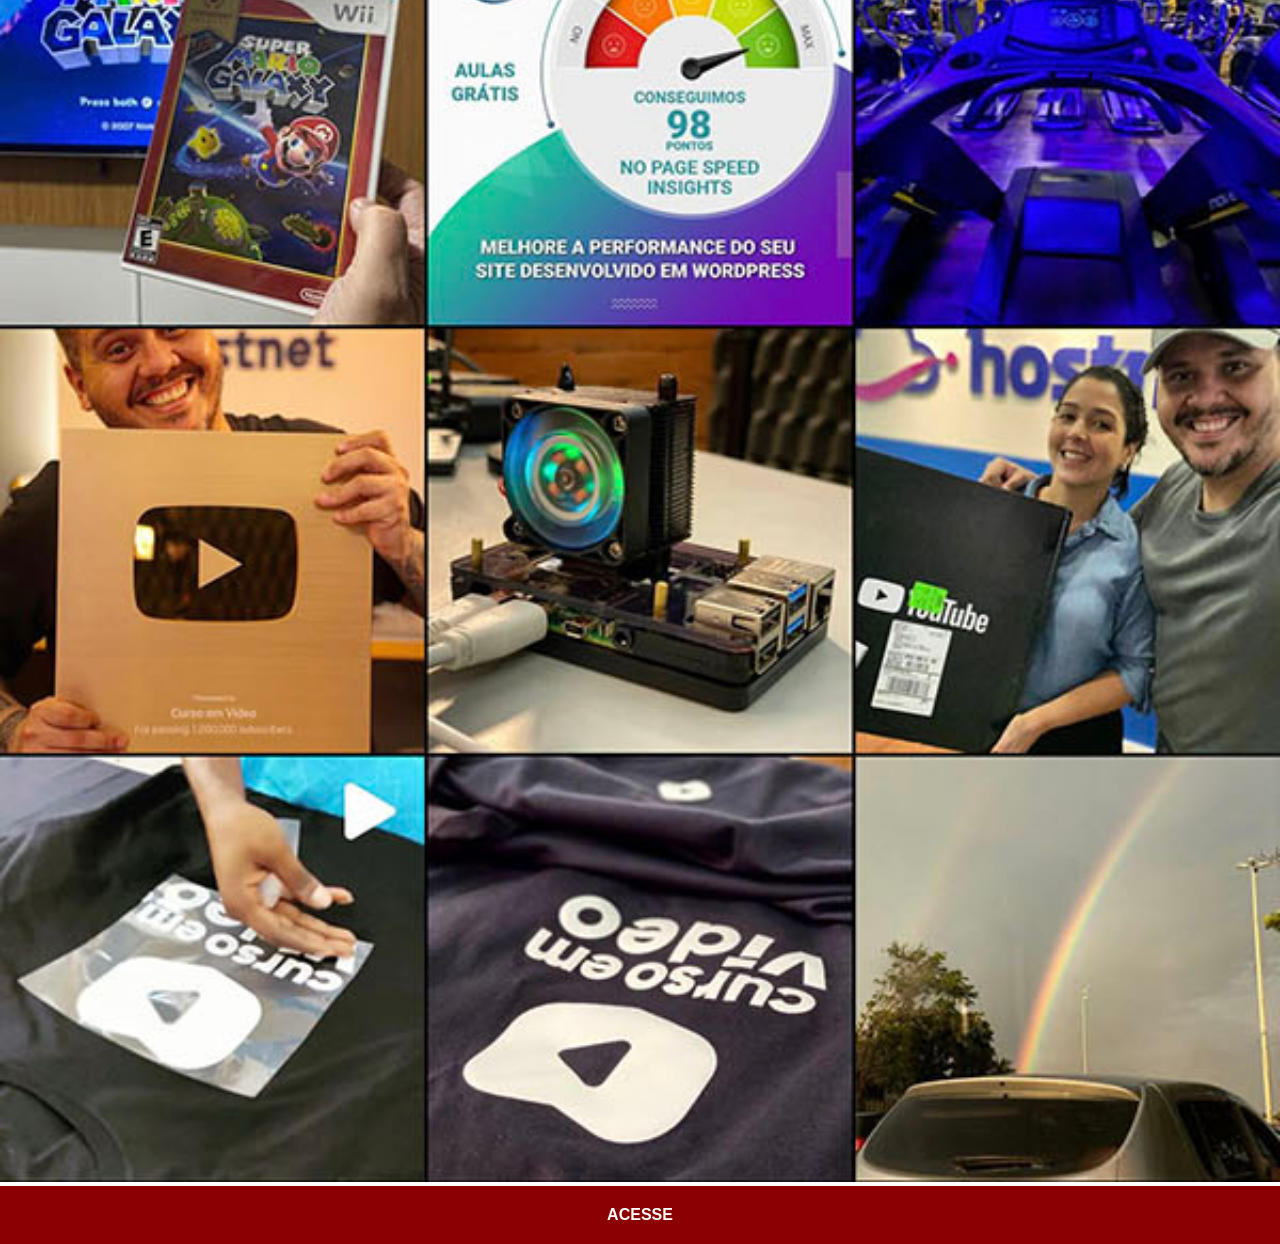
<file: instagram.htm>
<!DOCTYPE html>
<html lang="pt-br">
<head>
    <meta charset="UTF-8">
    <meta name="viewport" content="width=device-width, initial-scale=1.0">
    <title>Instagram</title>
    <link rel="stylesheet" href="estilos/social.css">
</head>
<body>
    <img src="imagens/tela-instagram.jpg" alt="Instagram">
    <a href="https://www.instagram.com/gustavoguanabara/" target="_blank">ACESSE</a>
    
</body>
</html>
</file>
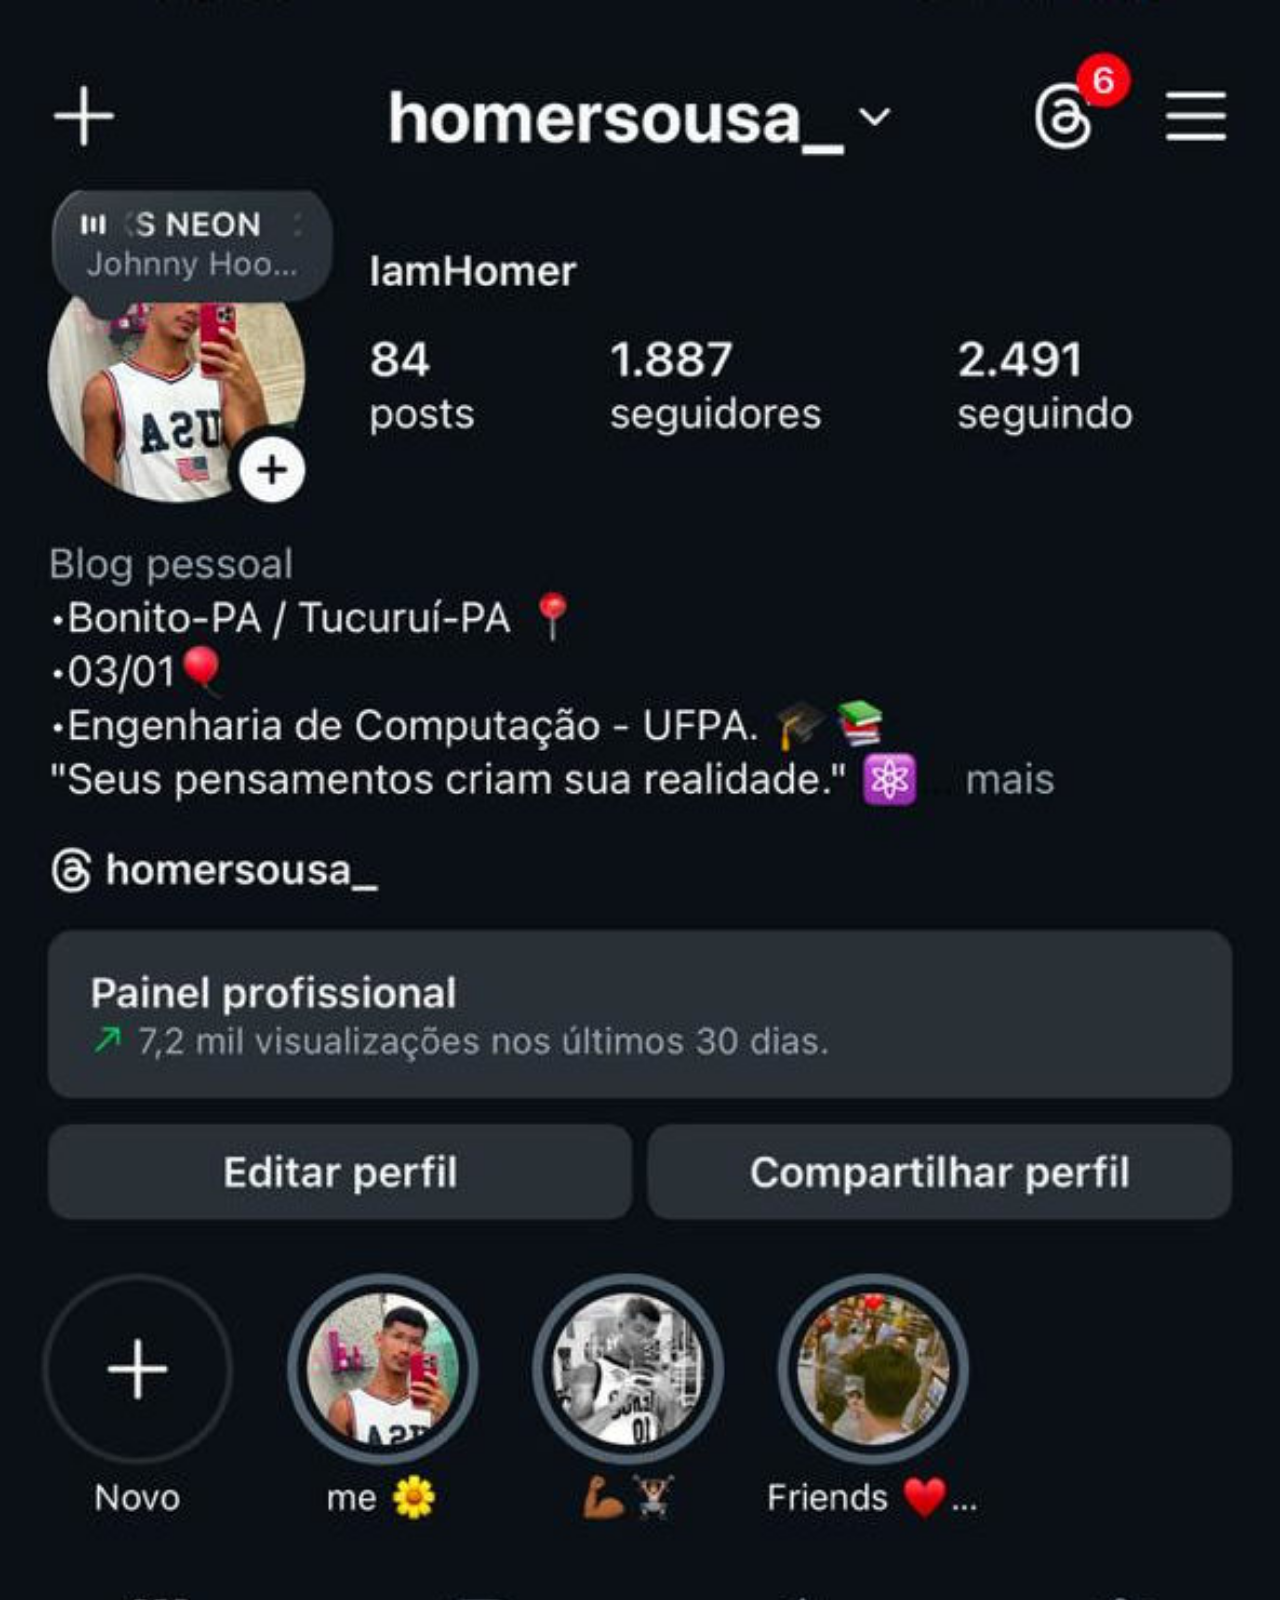
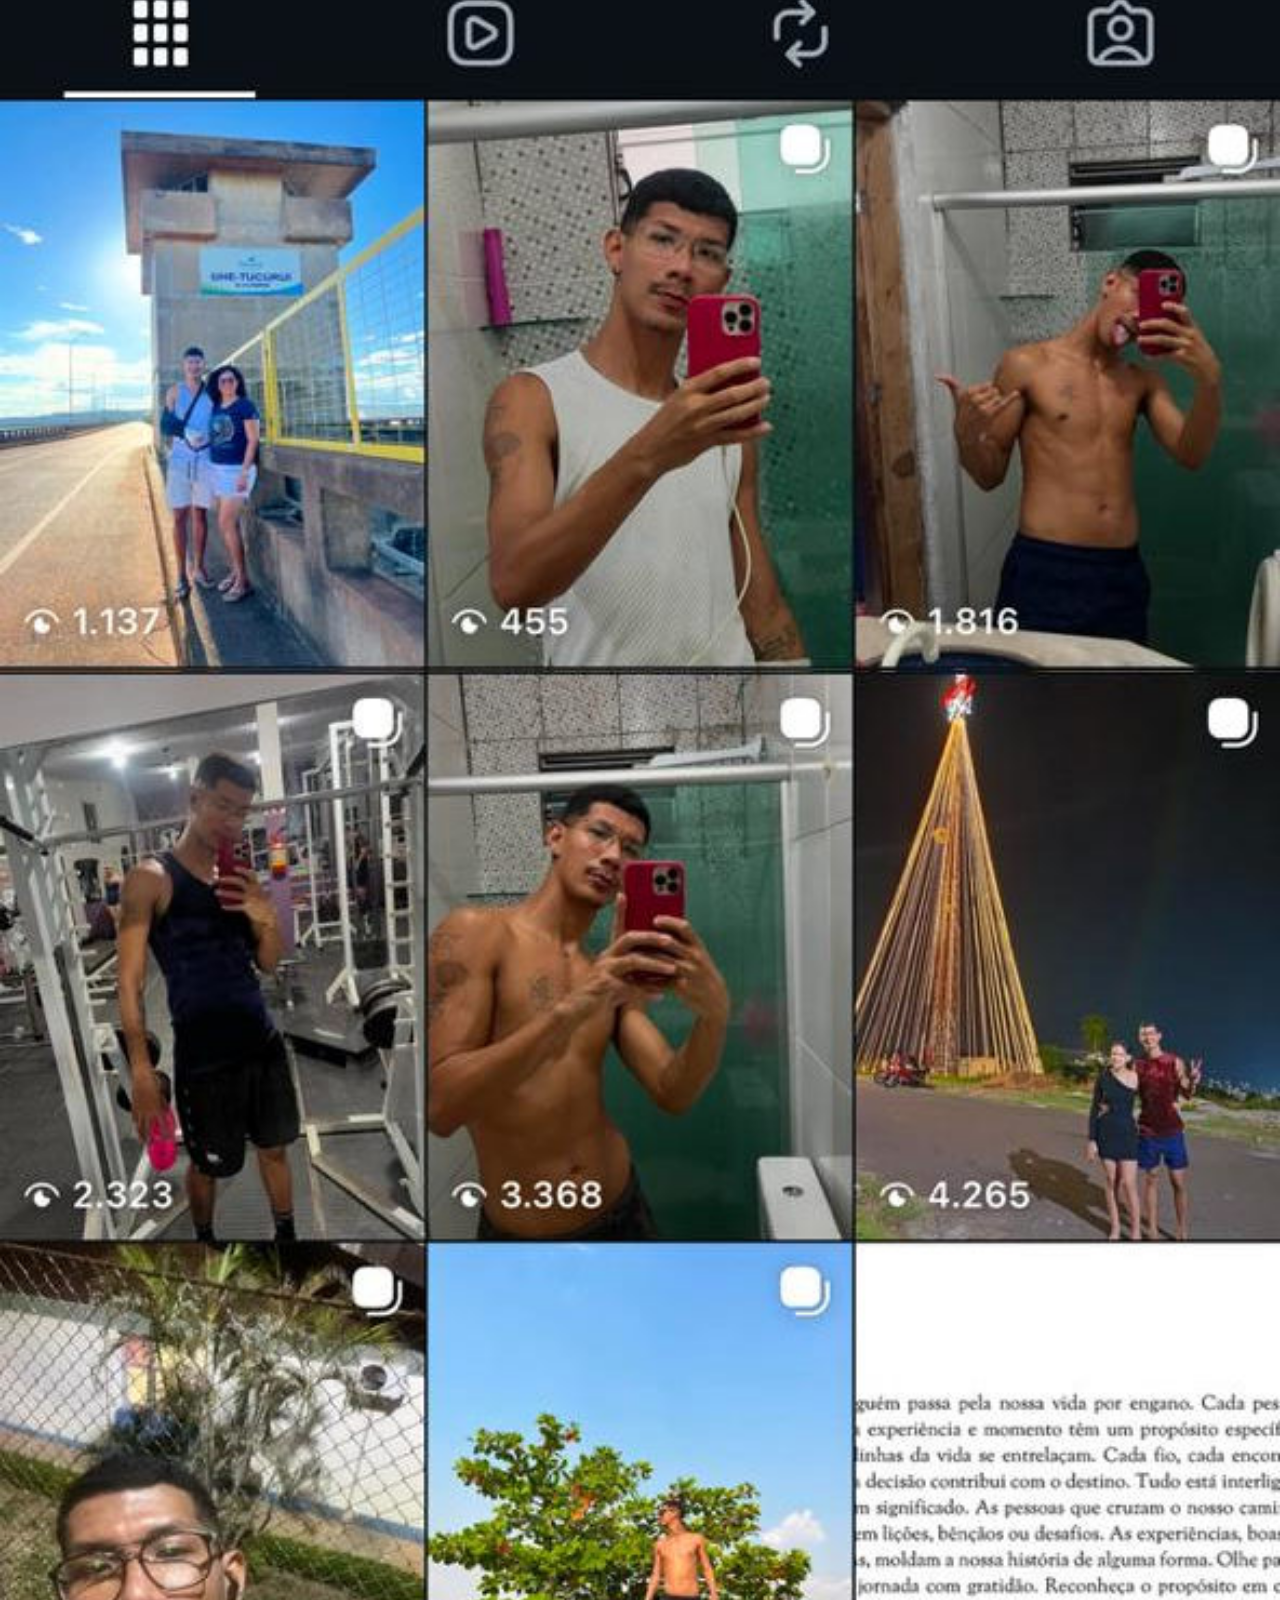
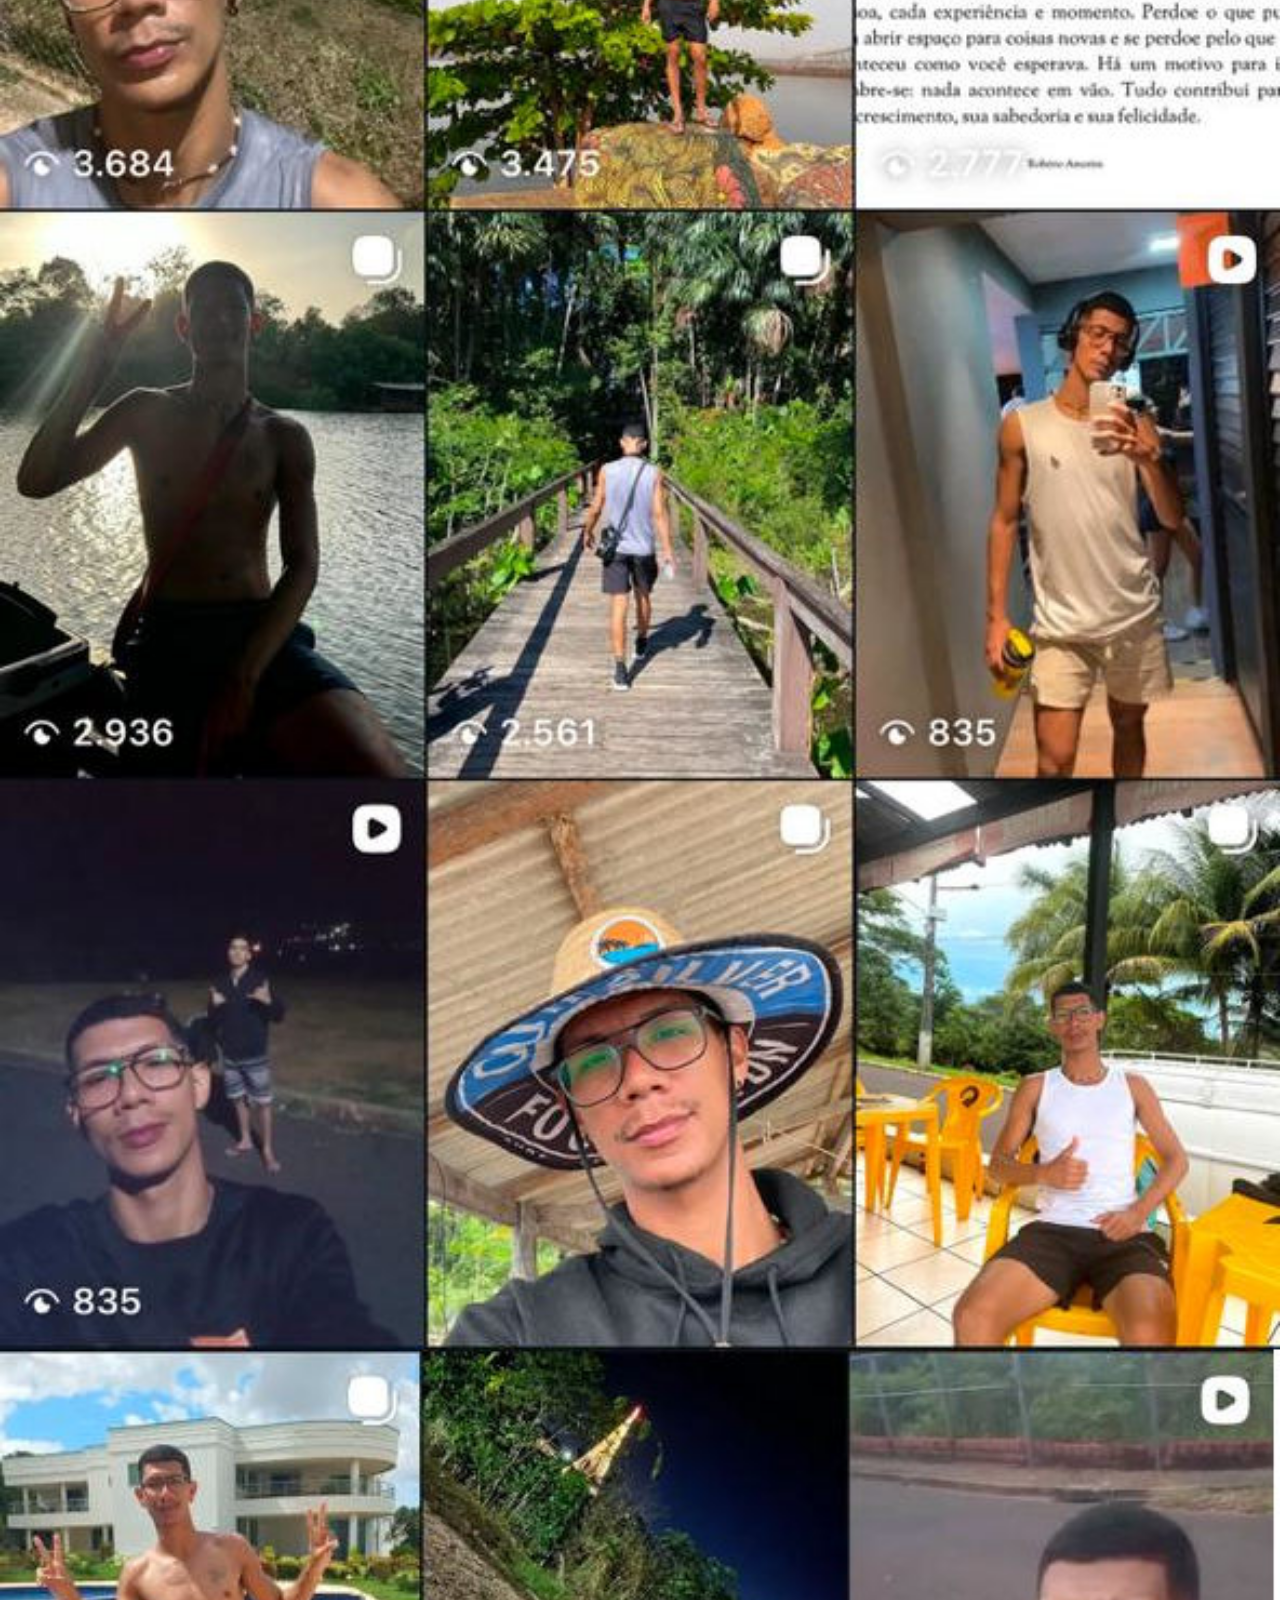
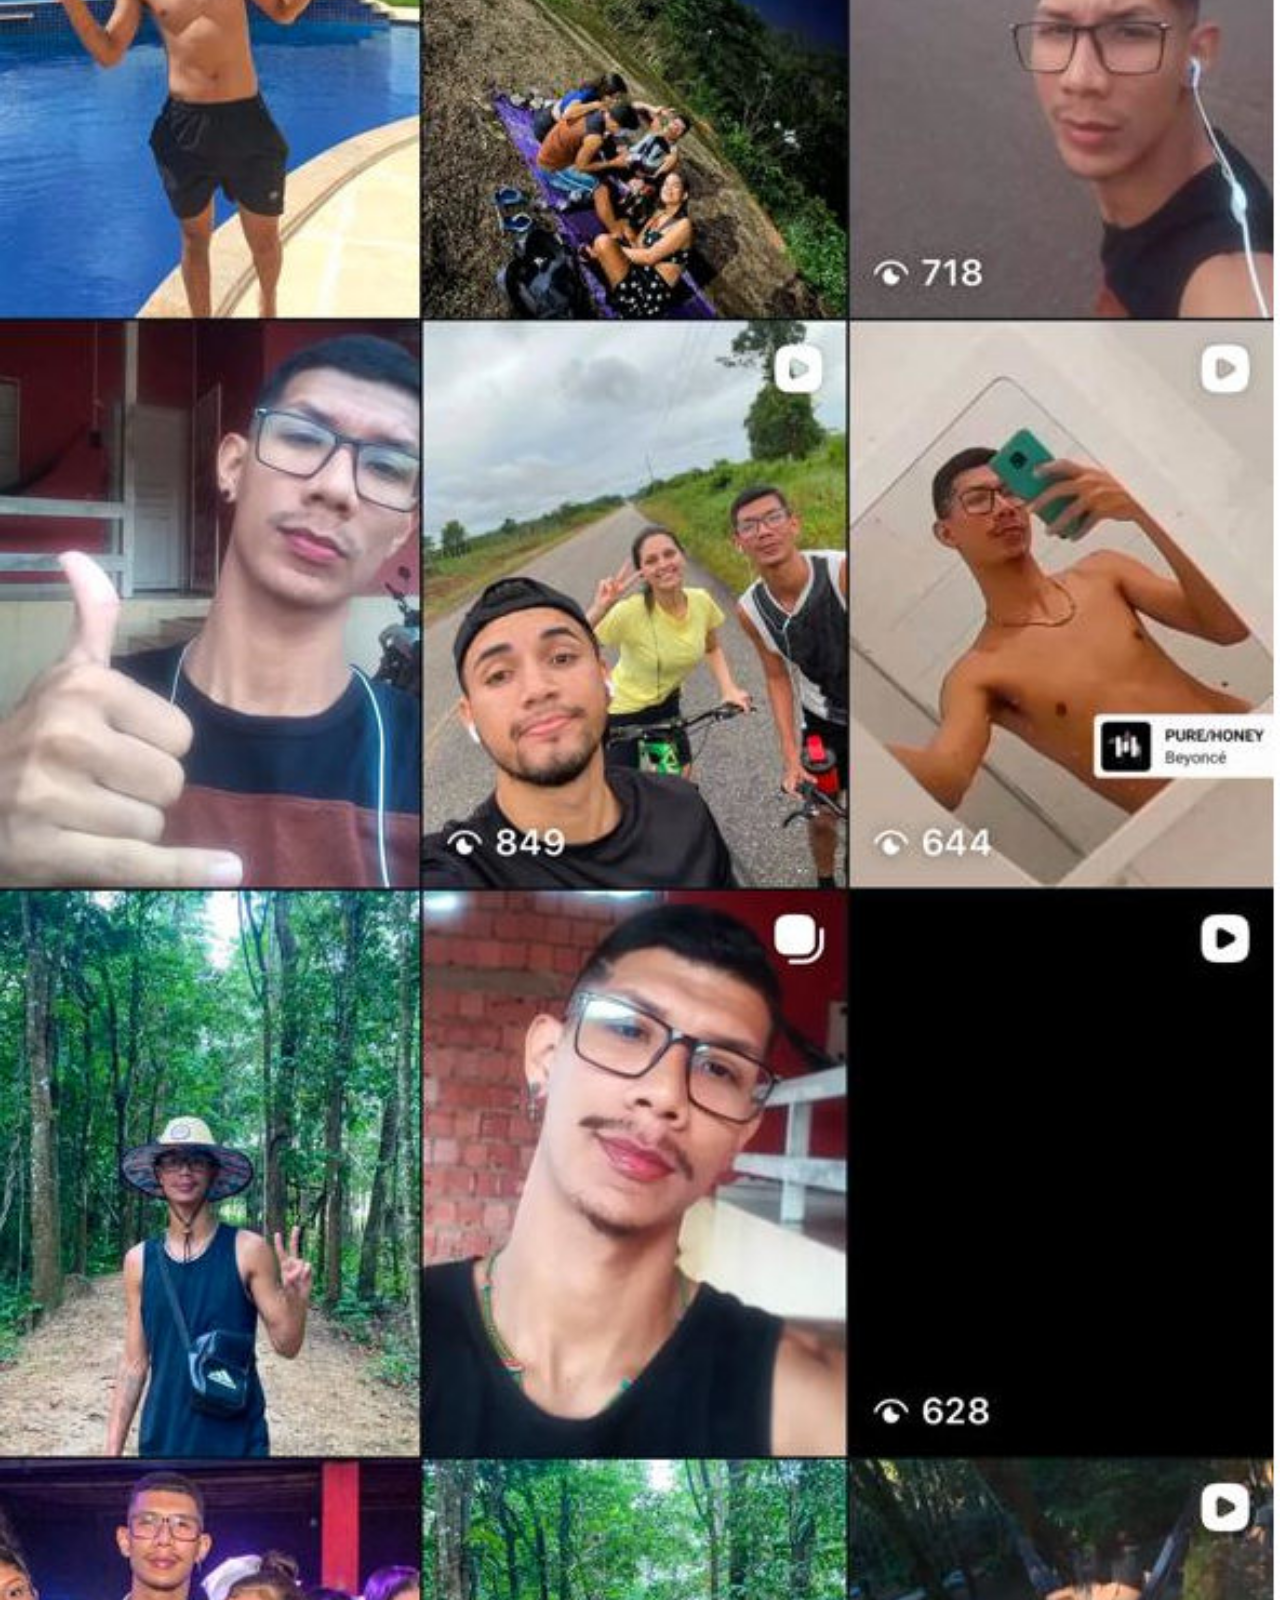
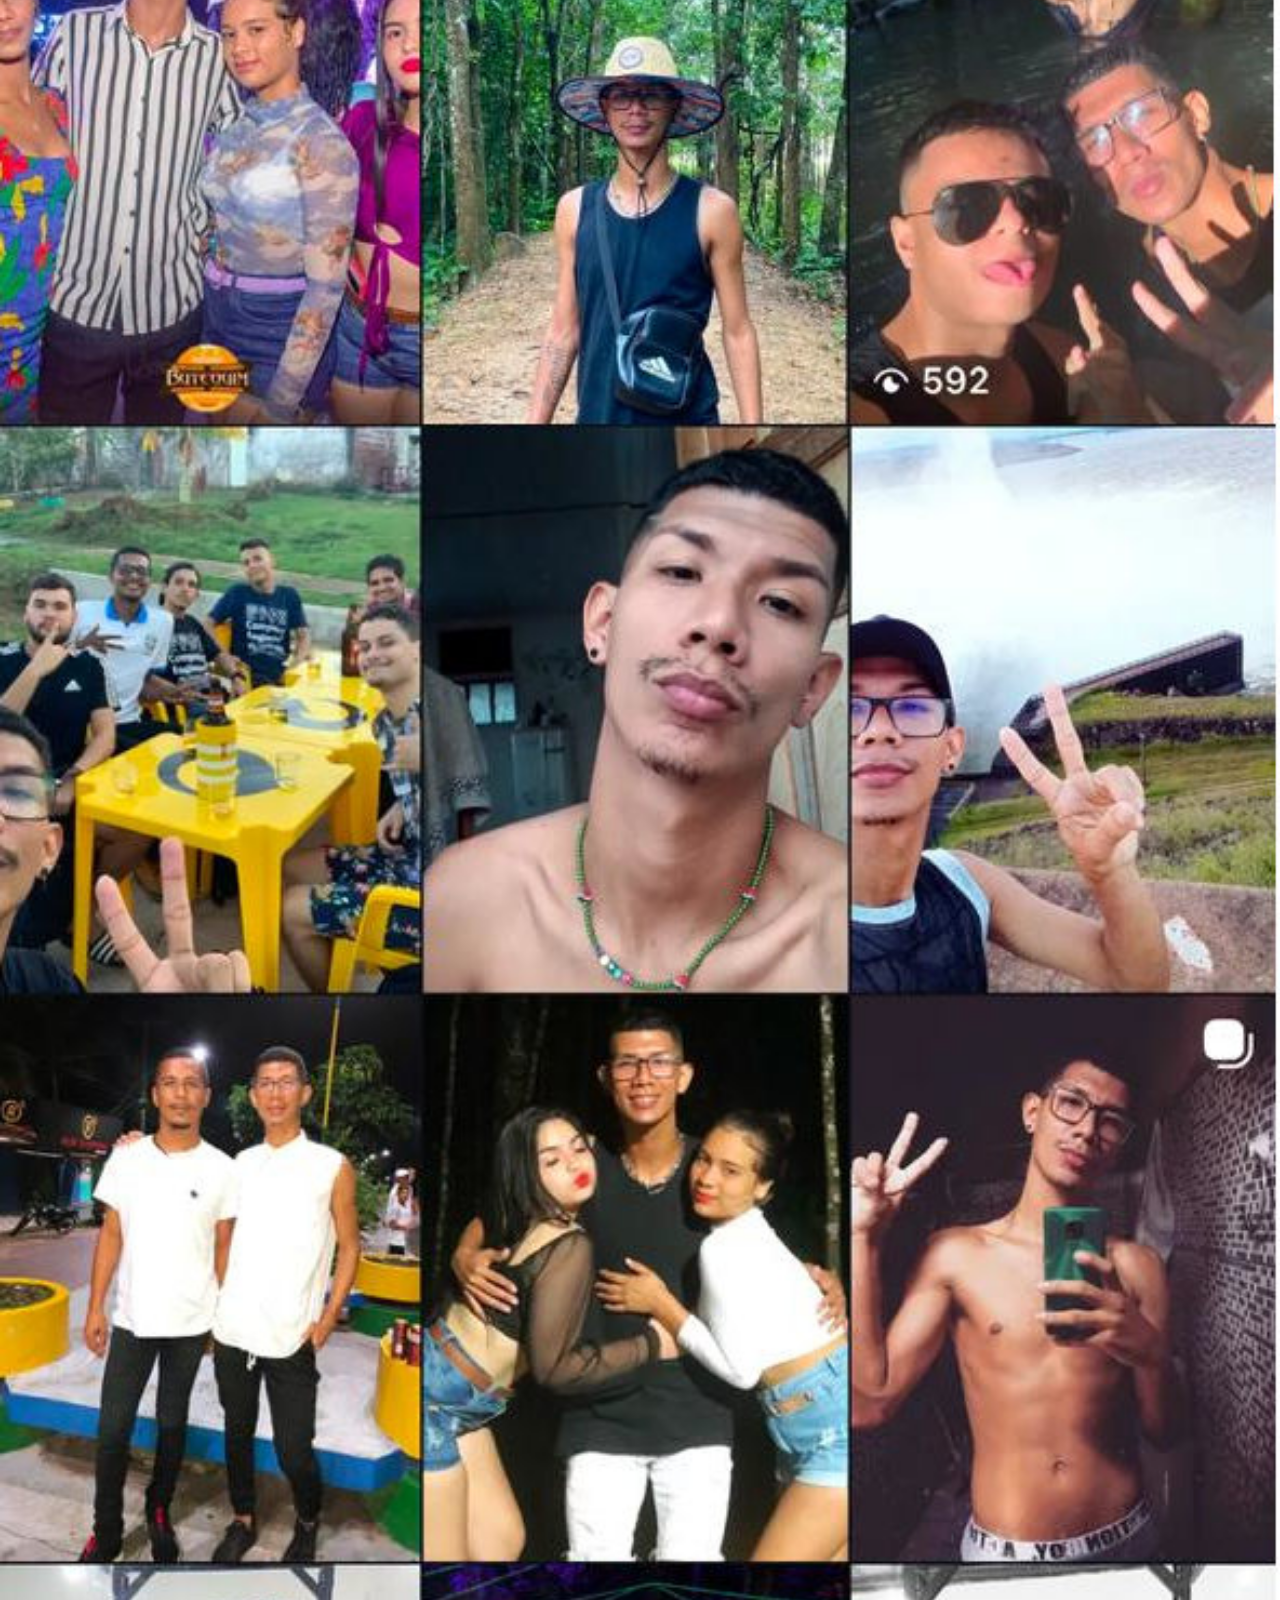
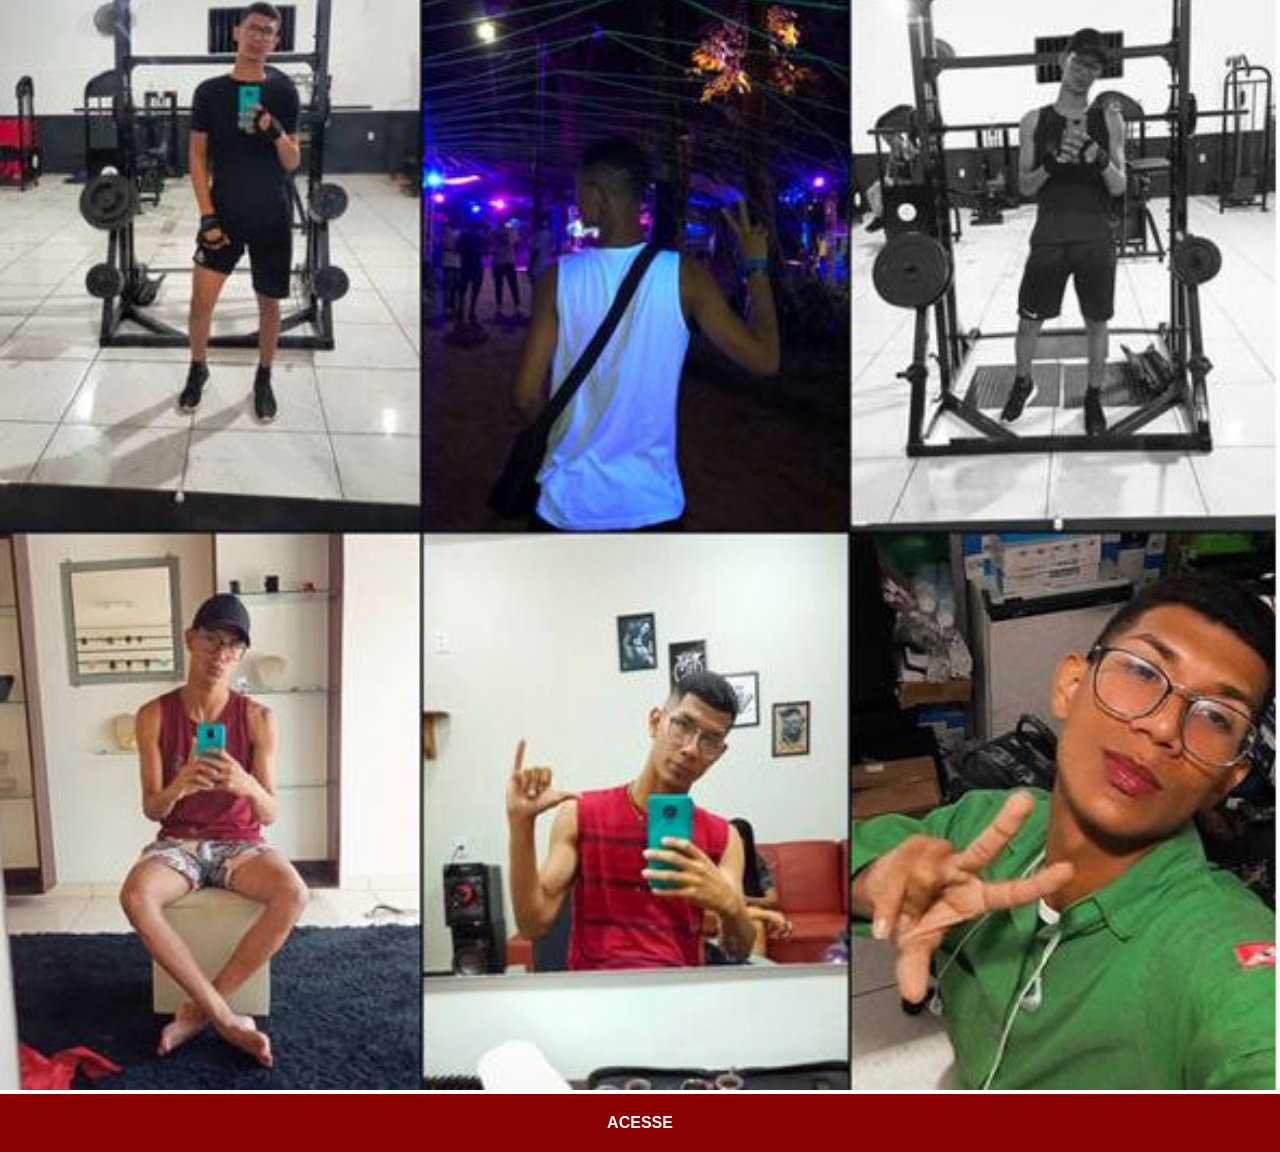
<file: instagram.html>
<!DOCTYPE html>
<html lang="pt-br">
<head>
    <meta charset="UTF-8">
    <meta name="viewport" content="width=device-width, initial-scale=1.0">
    <title>Instagram</title>
    <link rel="stylesheet" href="estilos/social.css">
</head>
<body>
    <img src="imagens/instagram.jpg" alt="Instagram">
    <a href="https://www.instagram.com/homersousa_/" target="_blank">ACESSE</a>
    
</body>
</html>
</file>
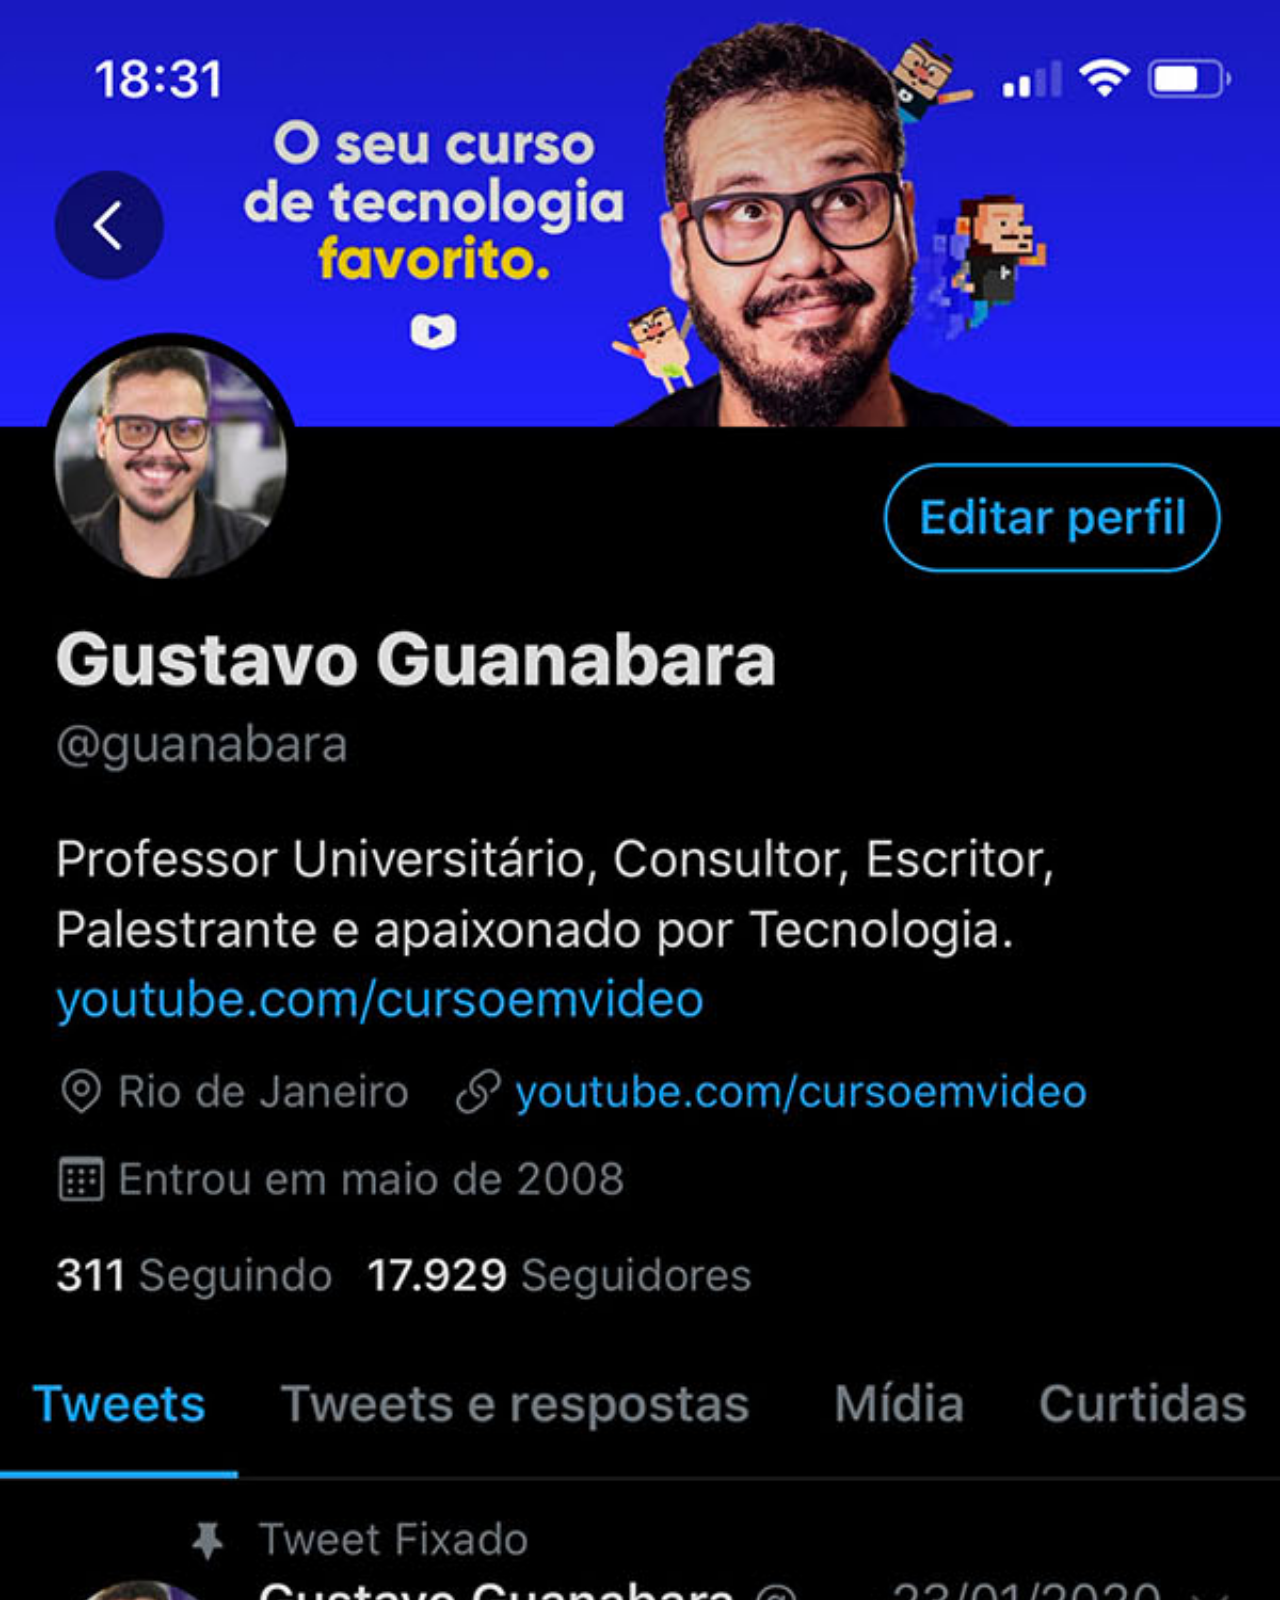
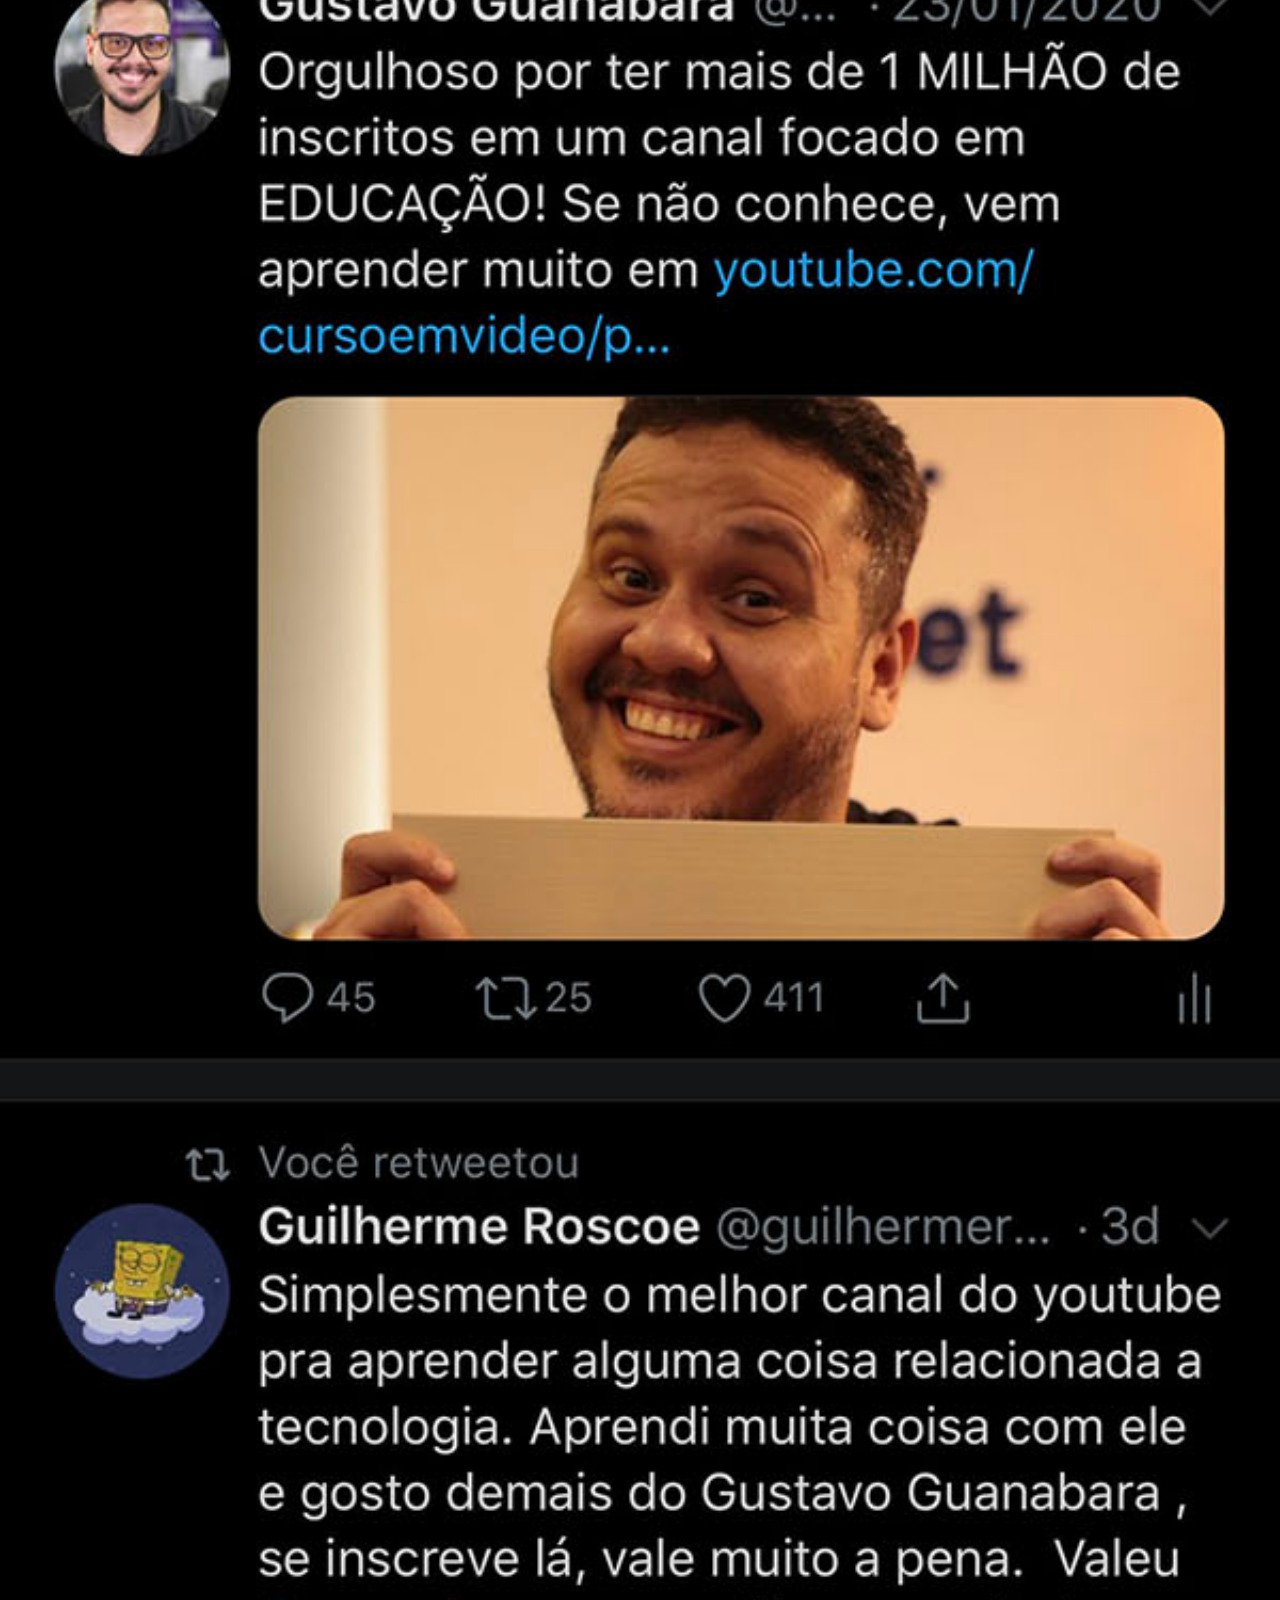
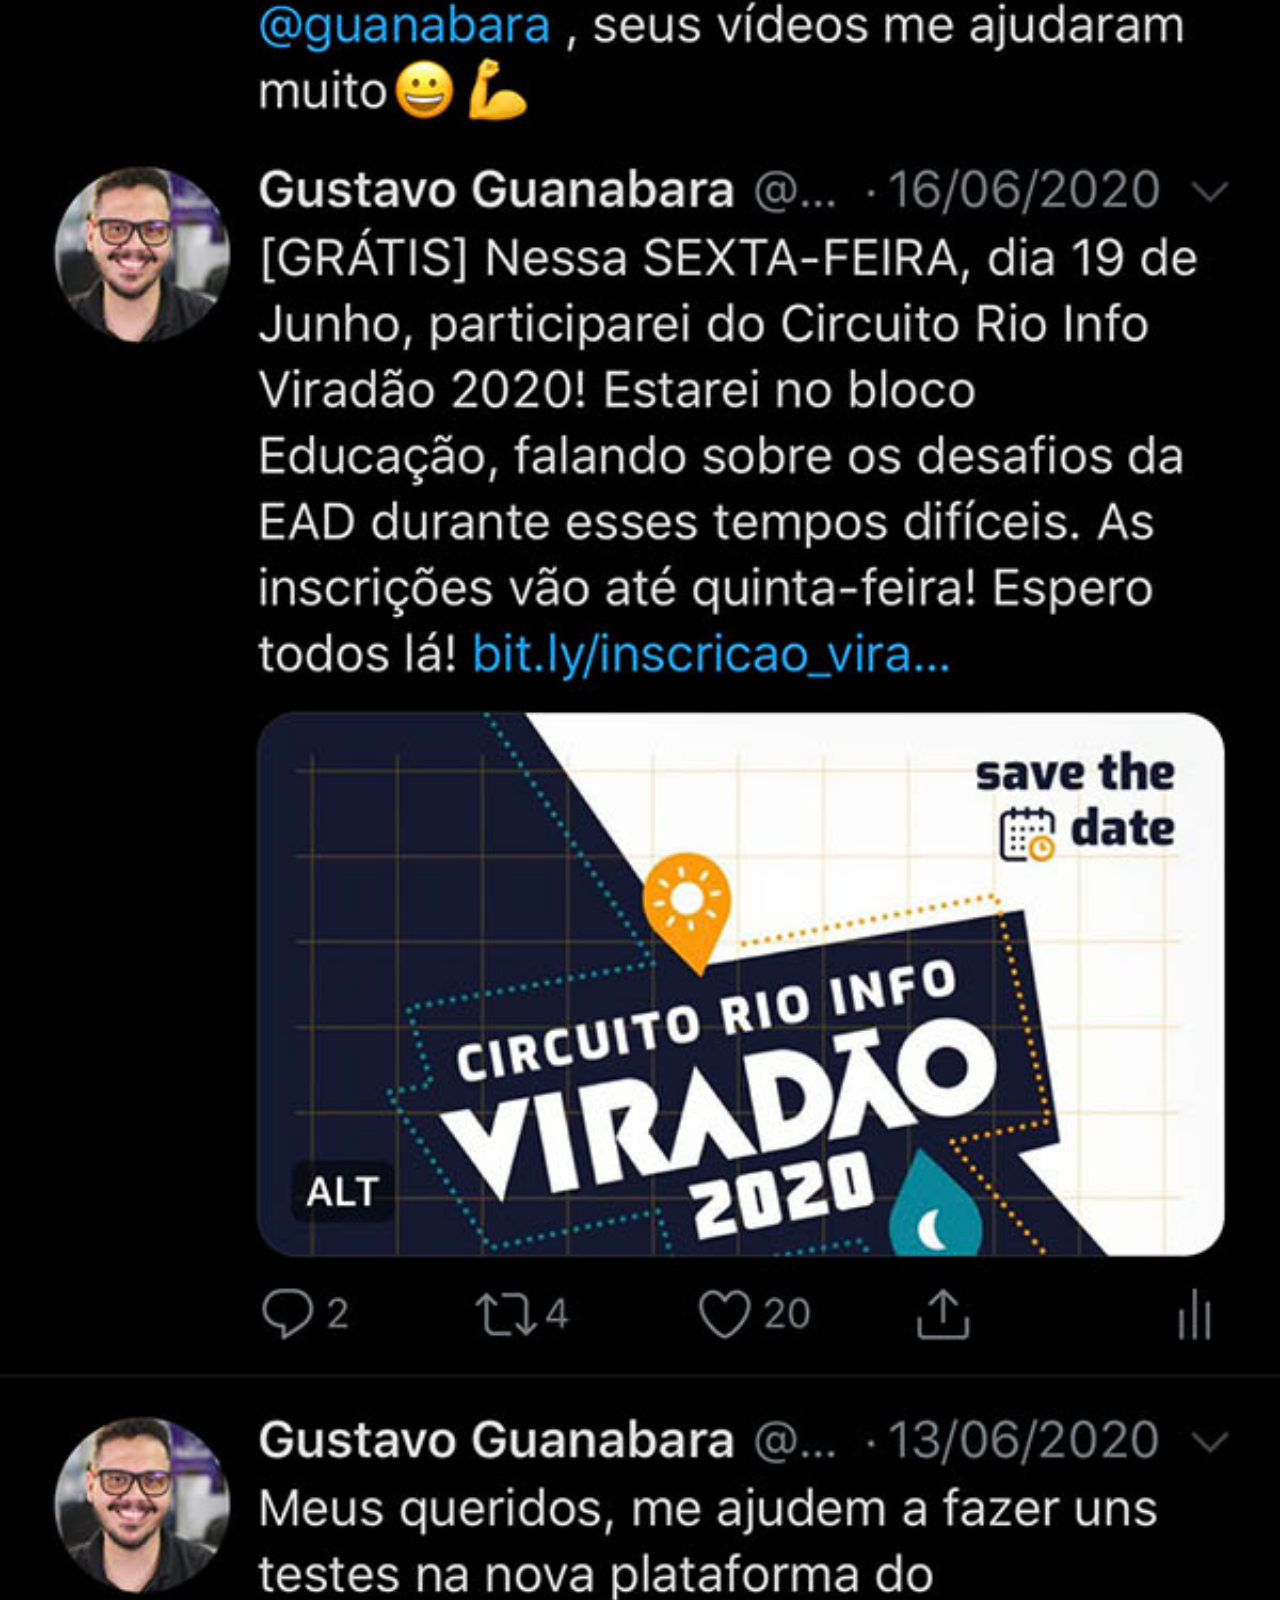
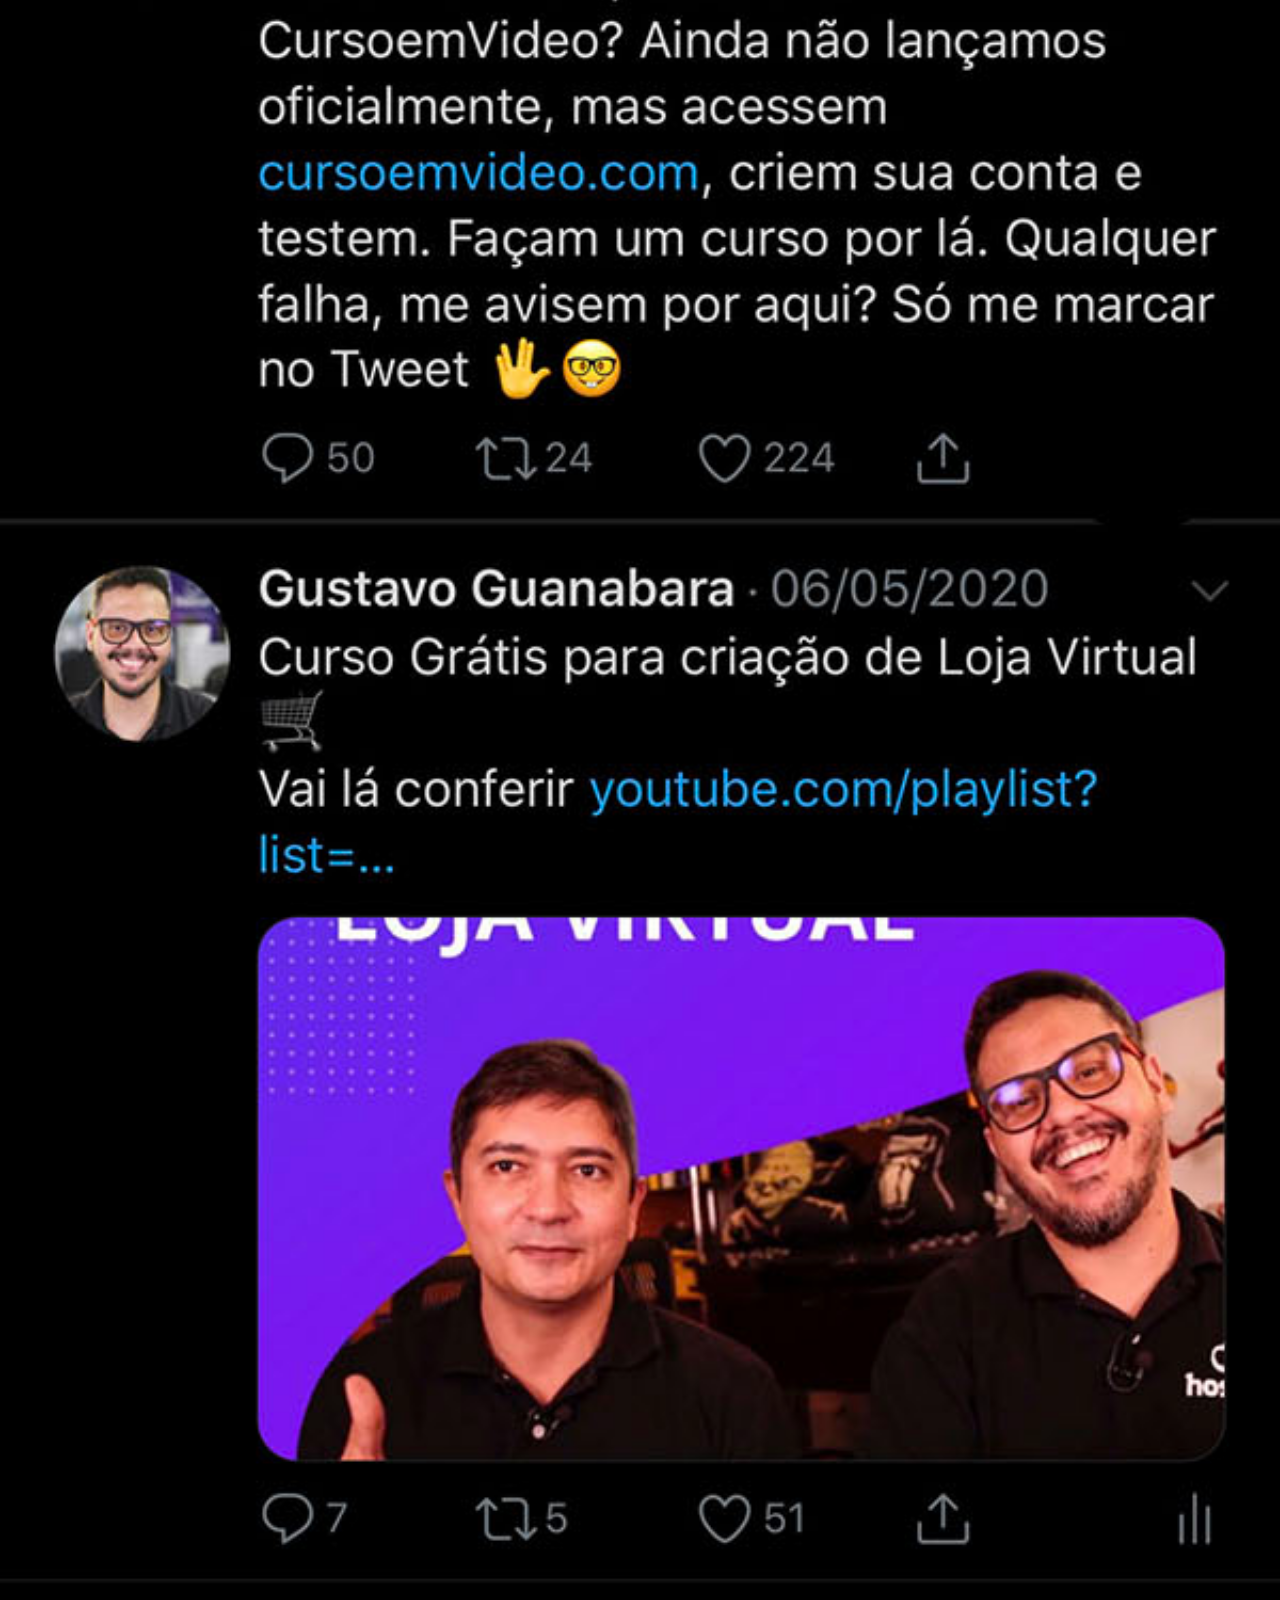
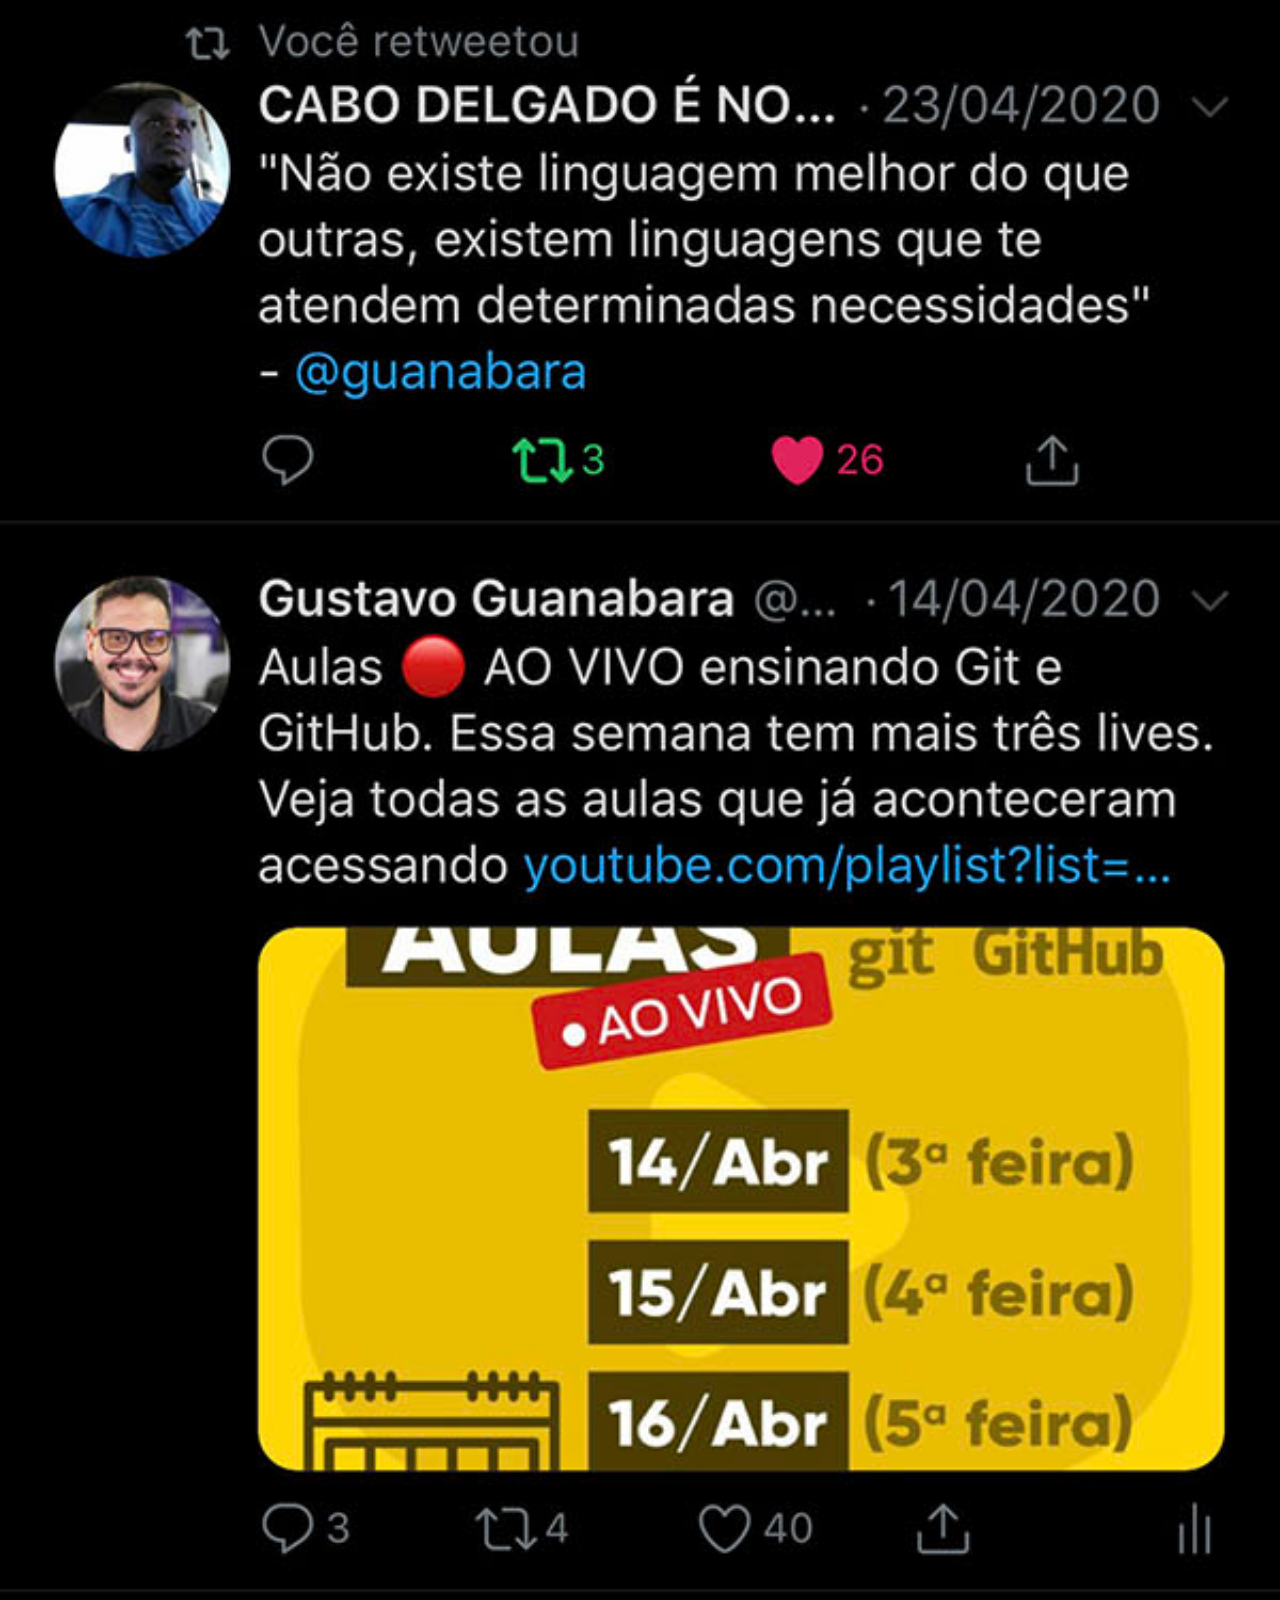
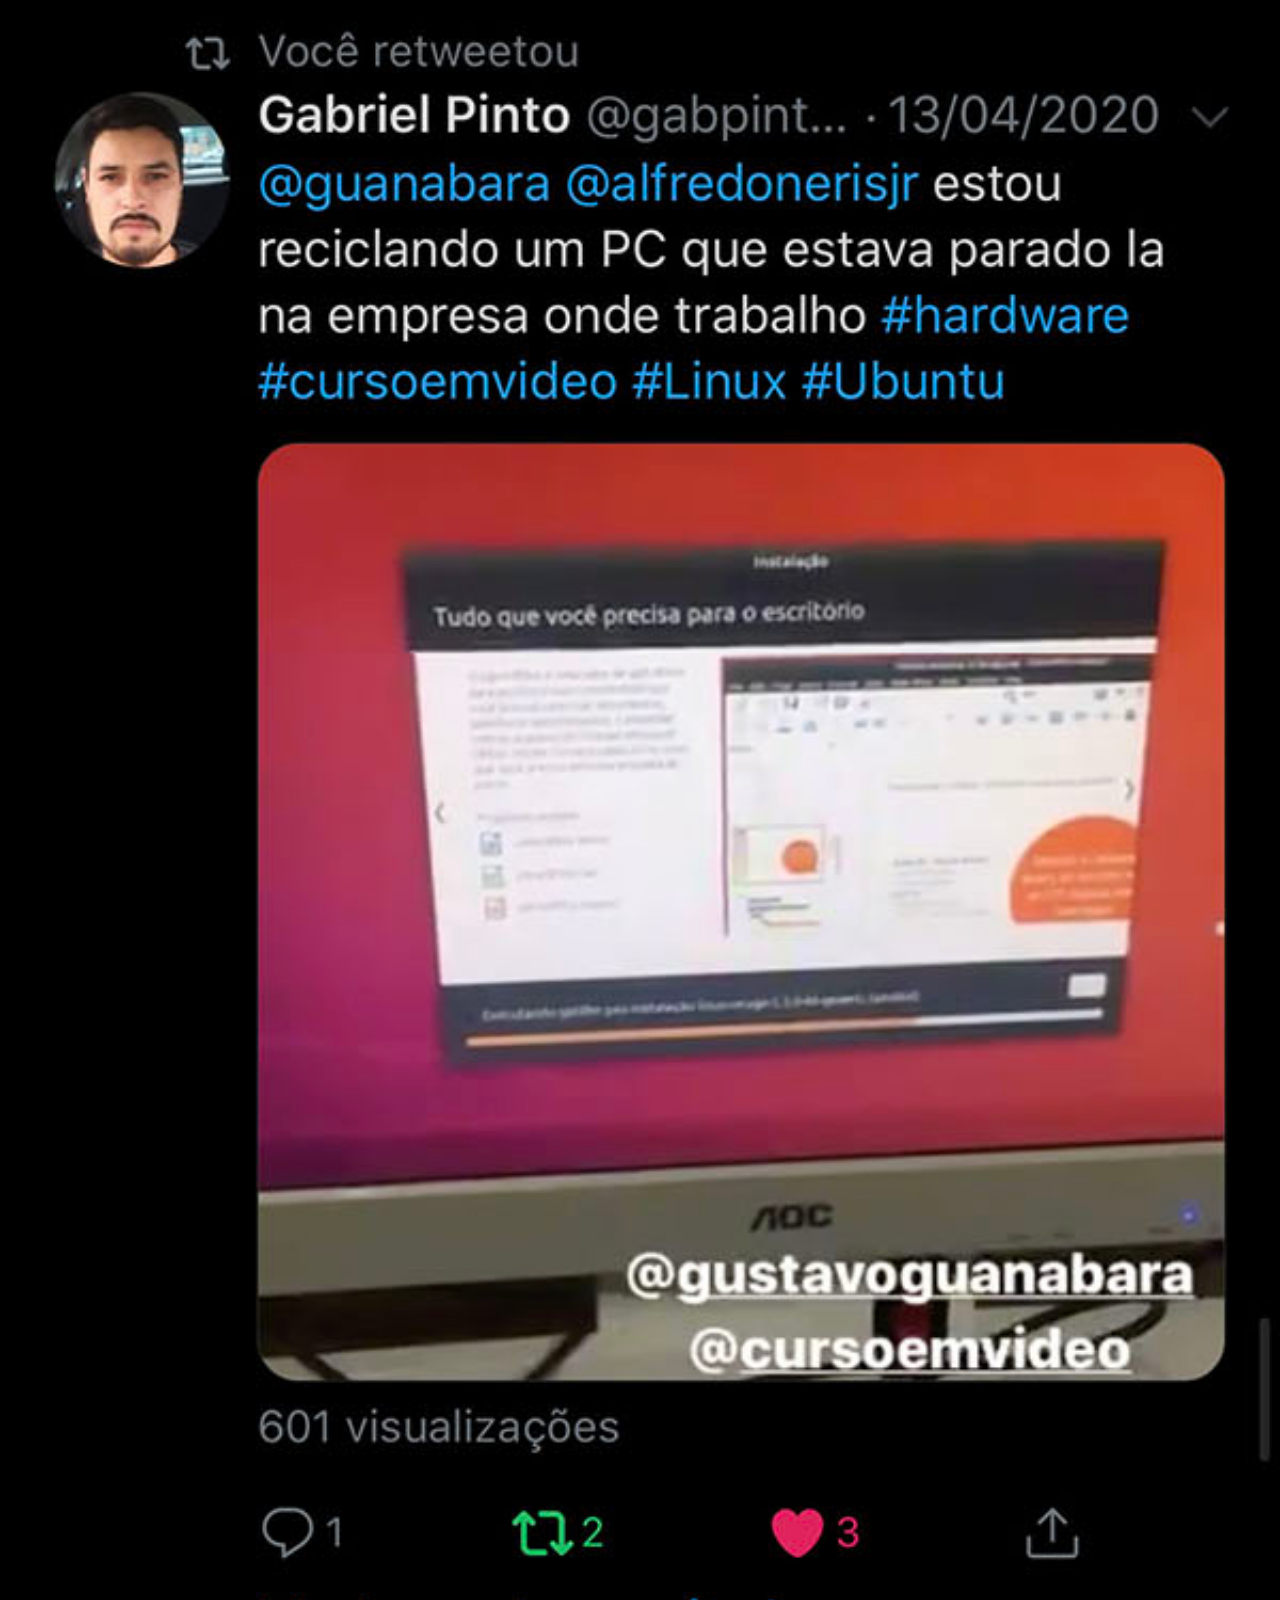
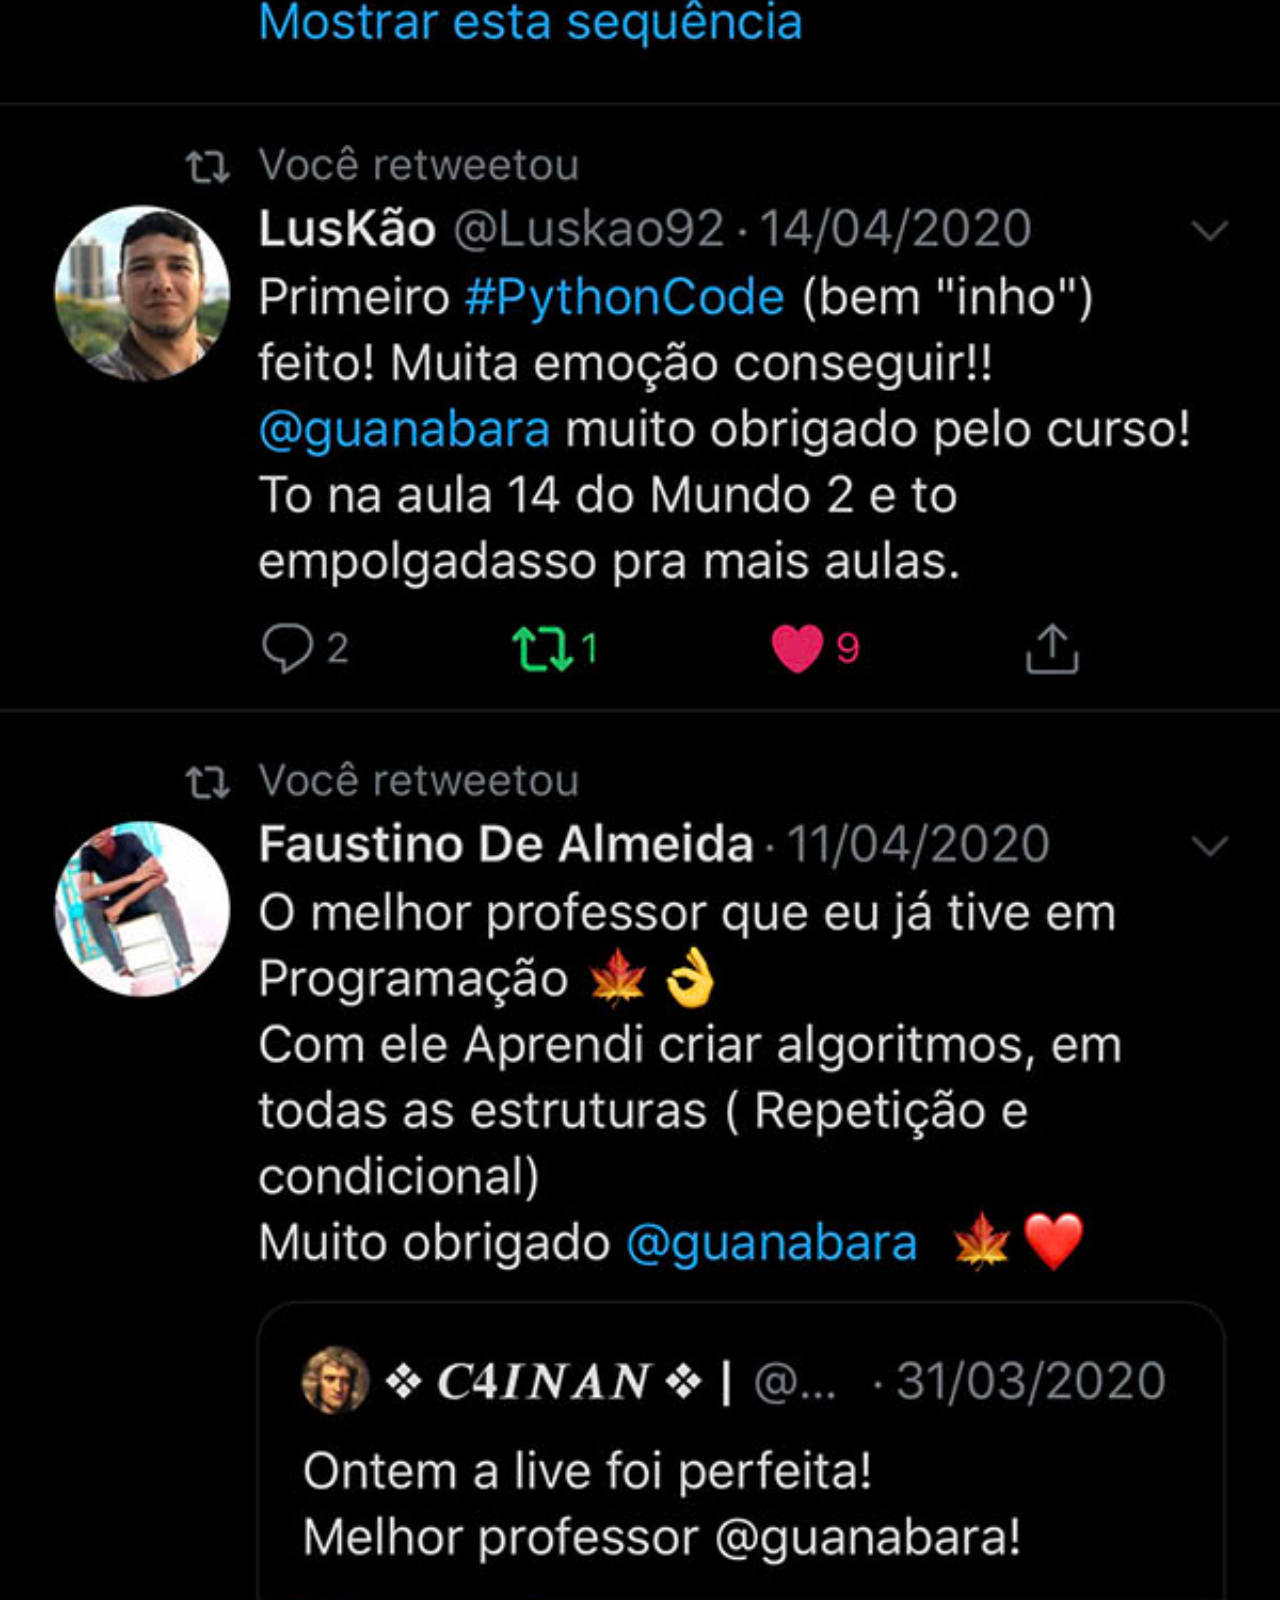
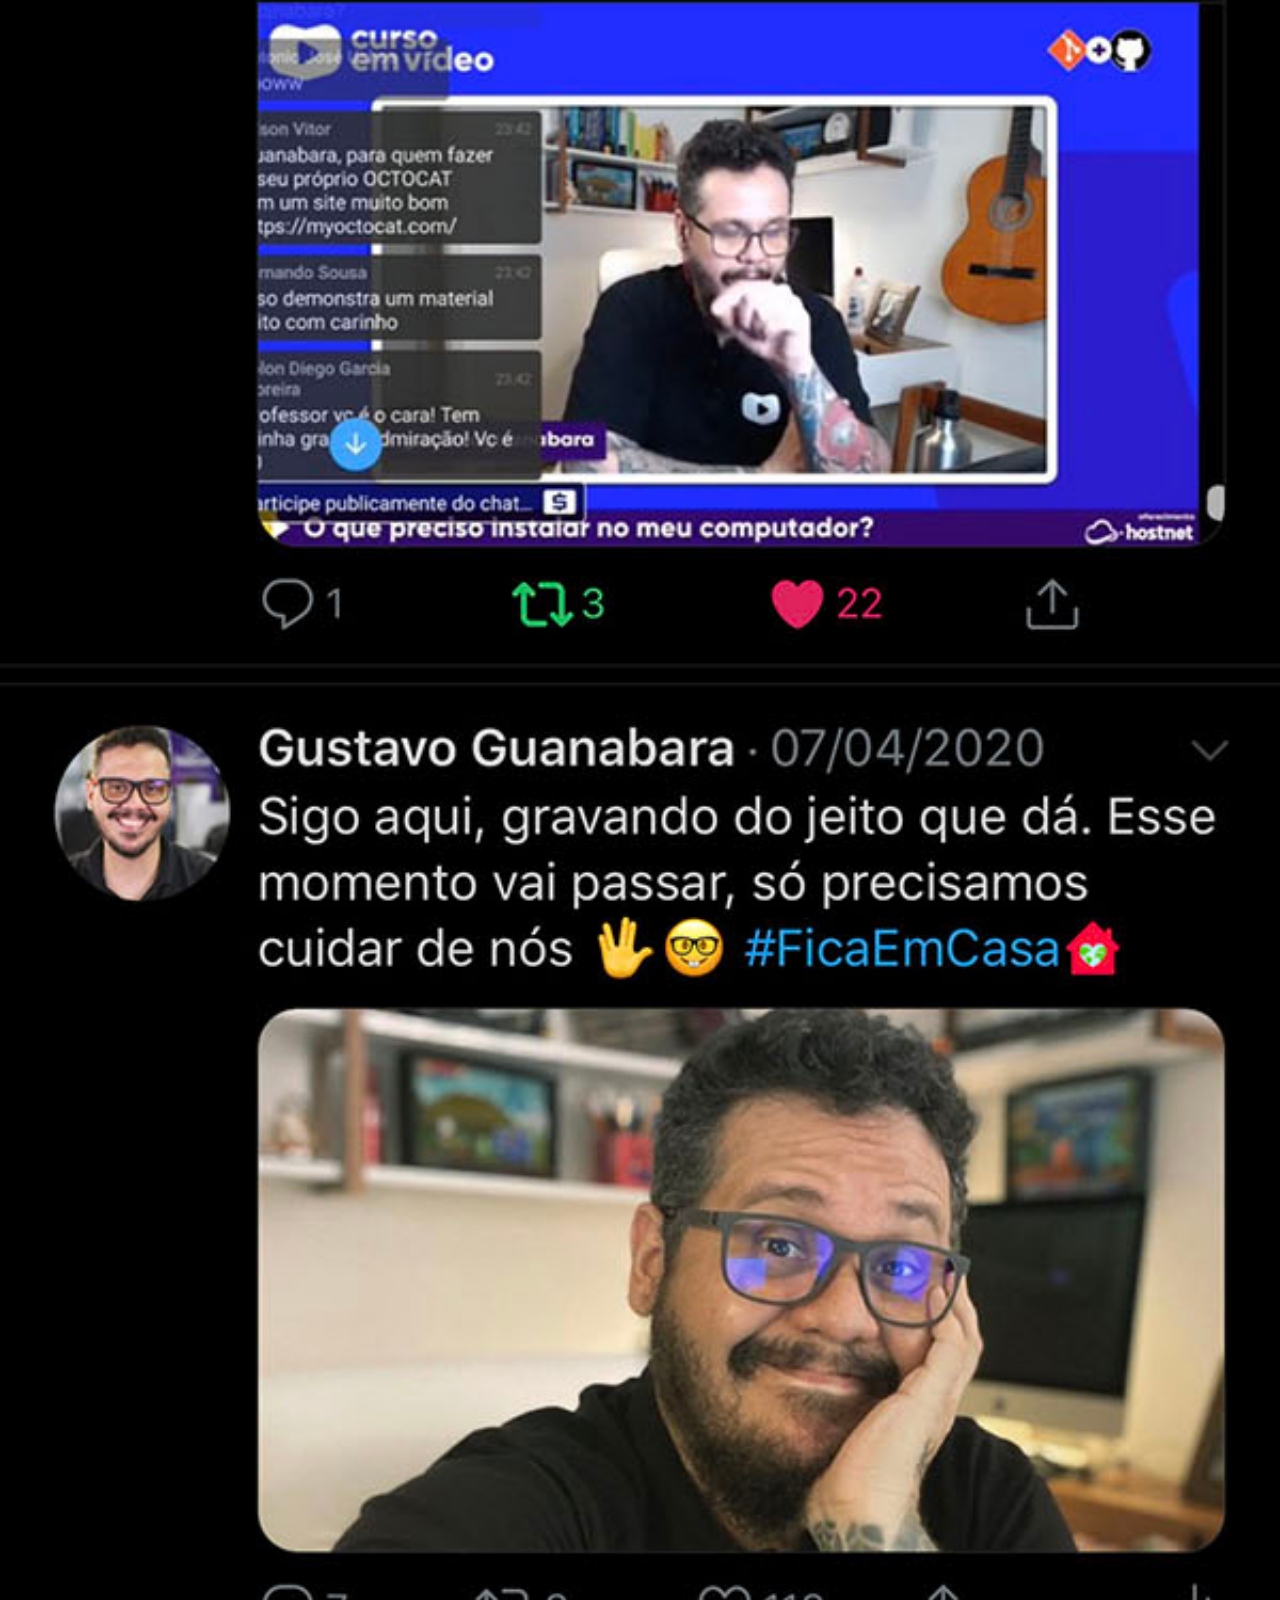
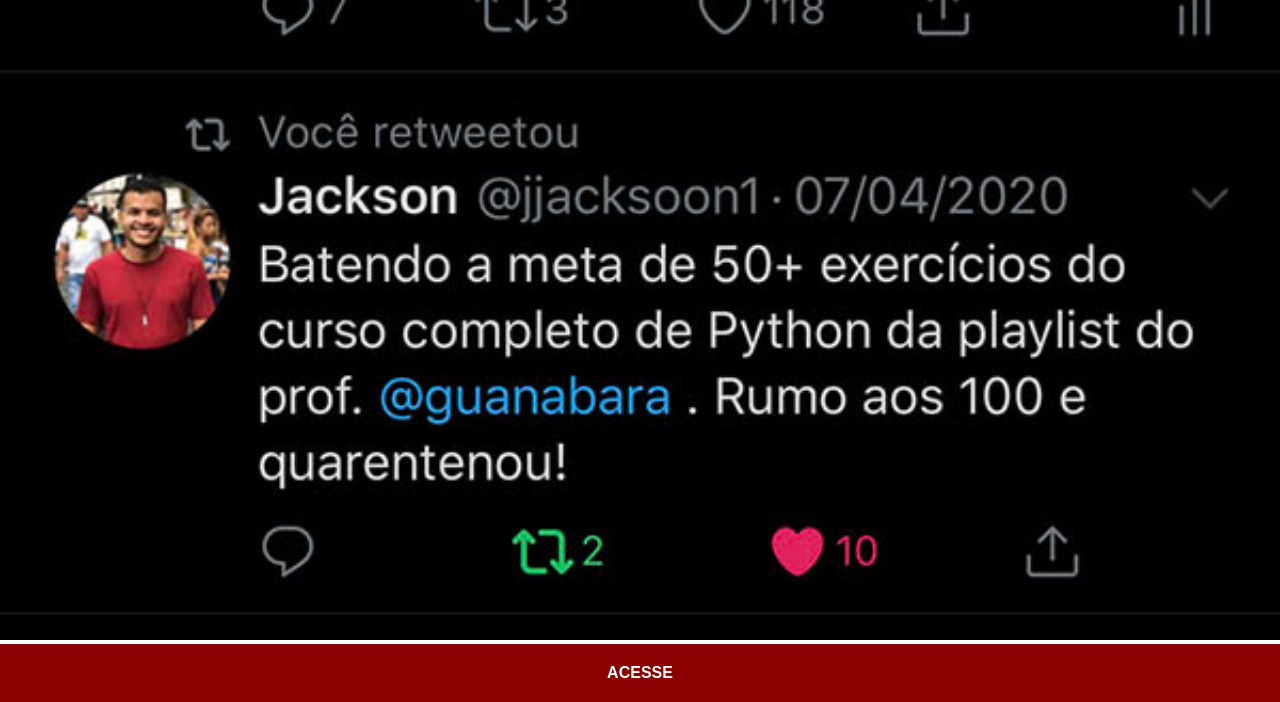
<file: twitter.html>
<!DOCTYPE html>
<html lang="pt-br">
<head>
    <meta charset="UTF-8">
    <meta name="viewport" content="width=device-width, initial-scale=1.0">
    <title>Twitter</title>
    <link rel="stylesheet" href="estilos/social.css">
</head>
<body>
    <img src="imagens/tela-twitter.jpg" alt="Twitter">
    <a href="https://x.com/settings/account">ACESSE</a>
    
</body>
</html>
</file>
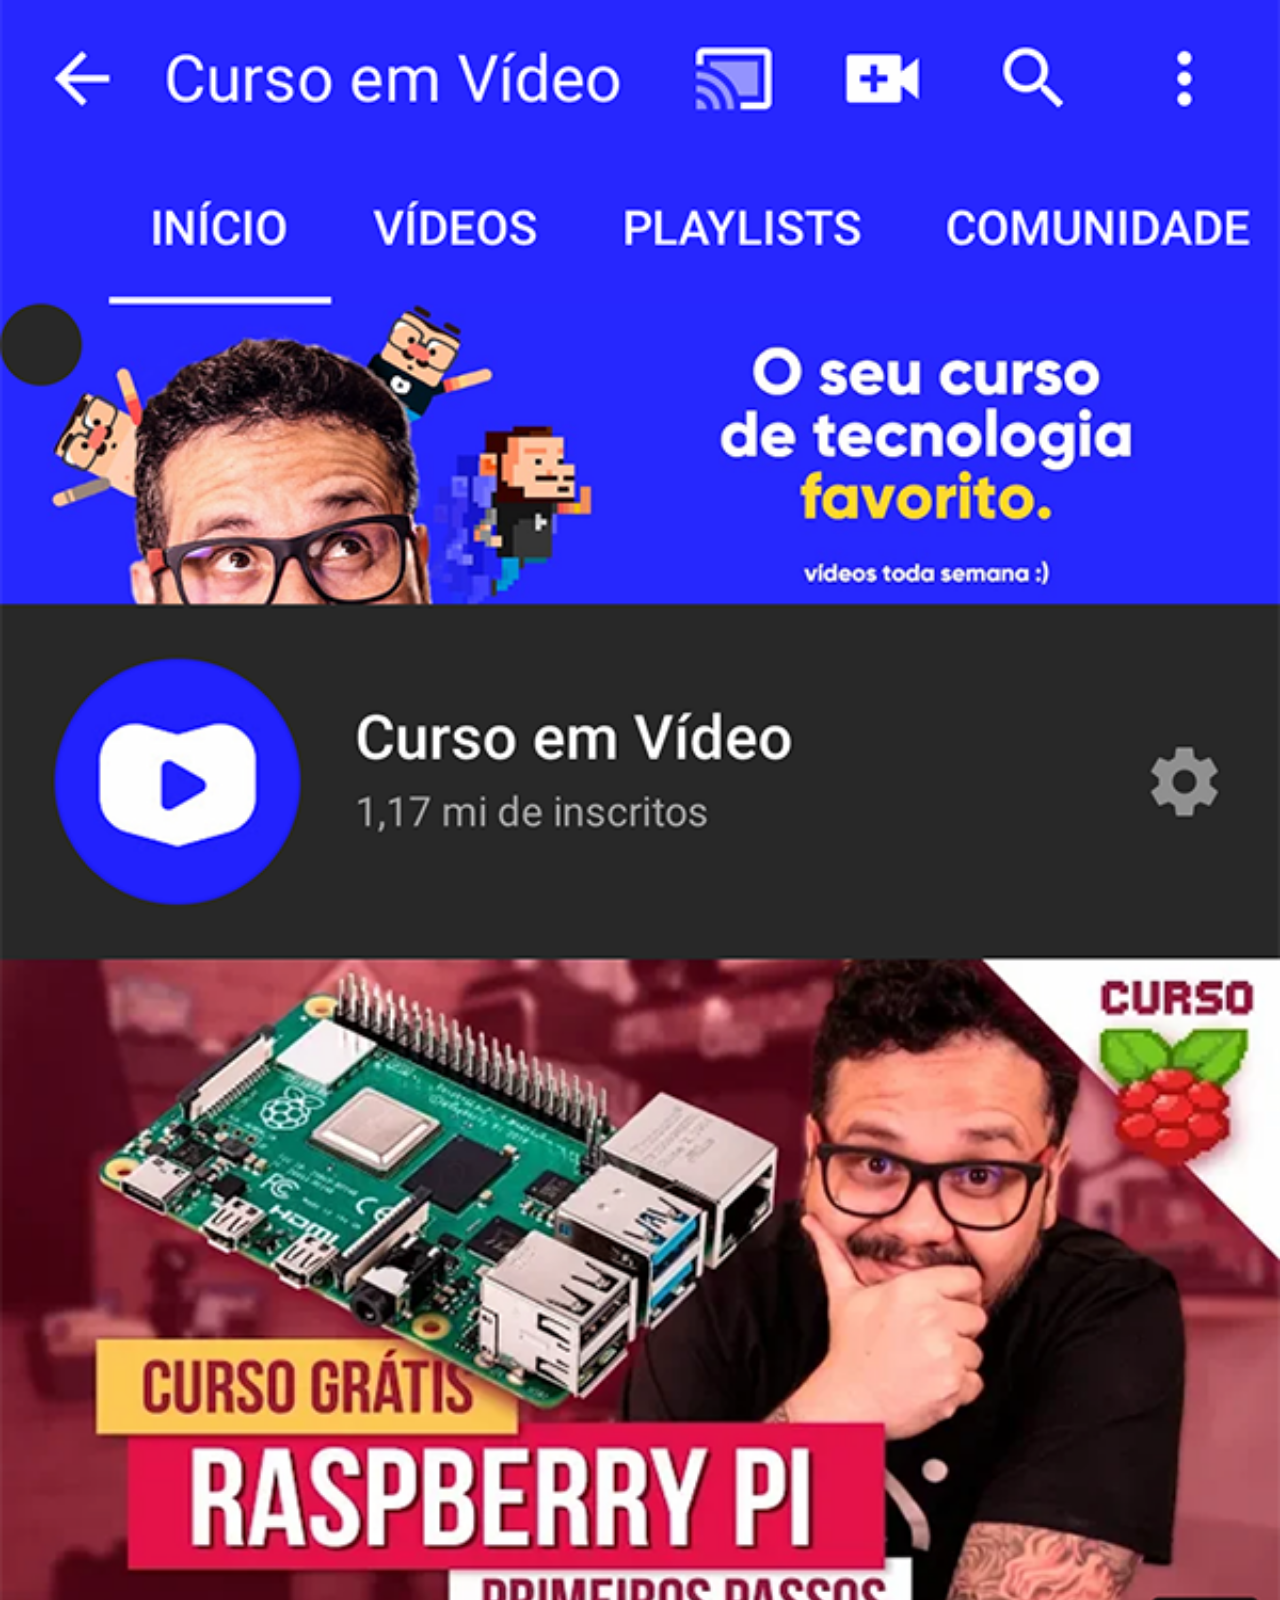
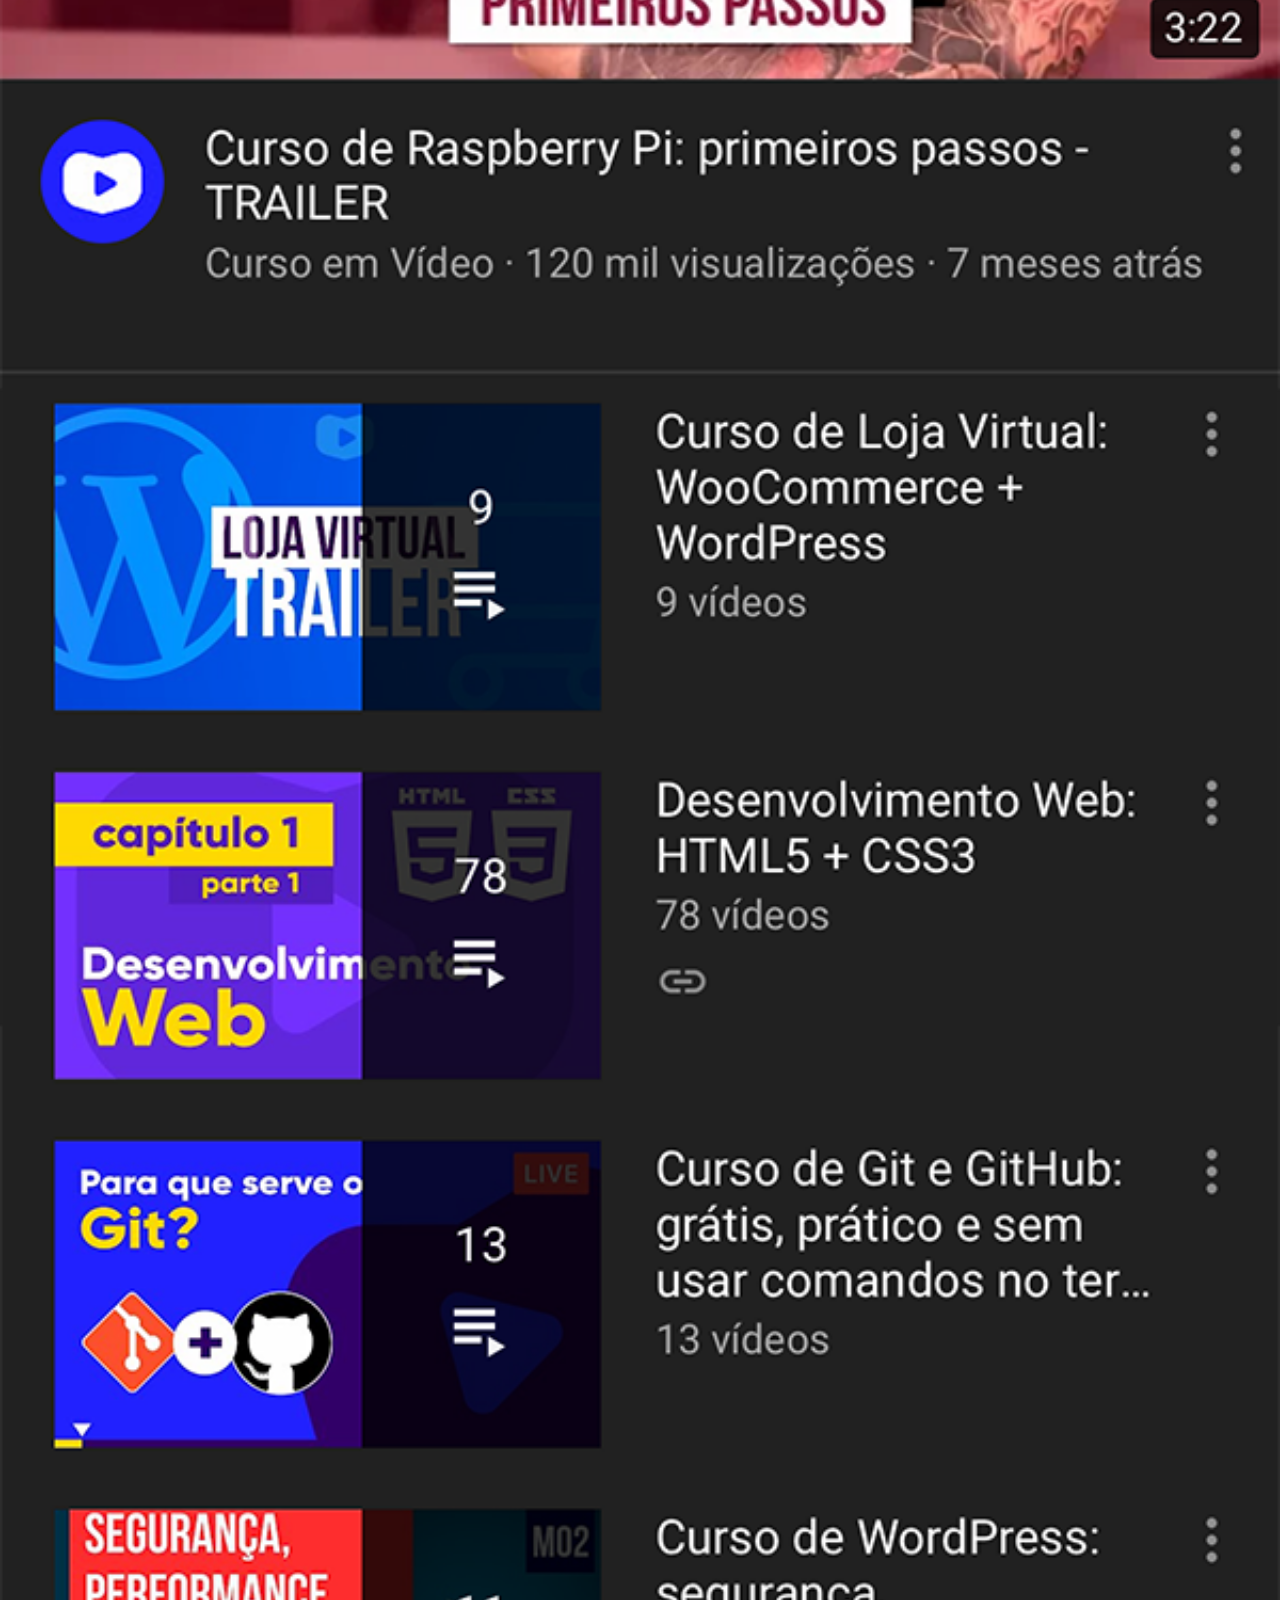
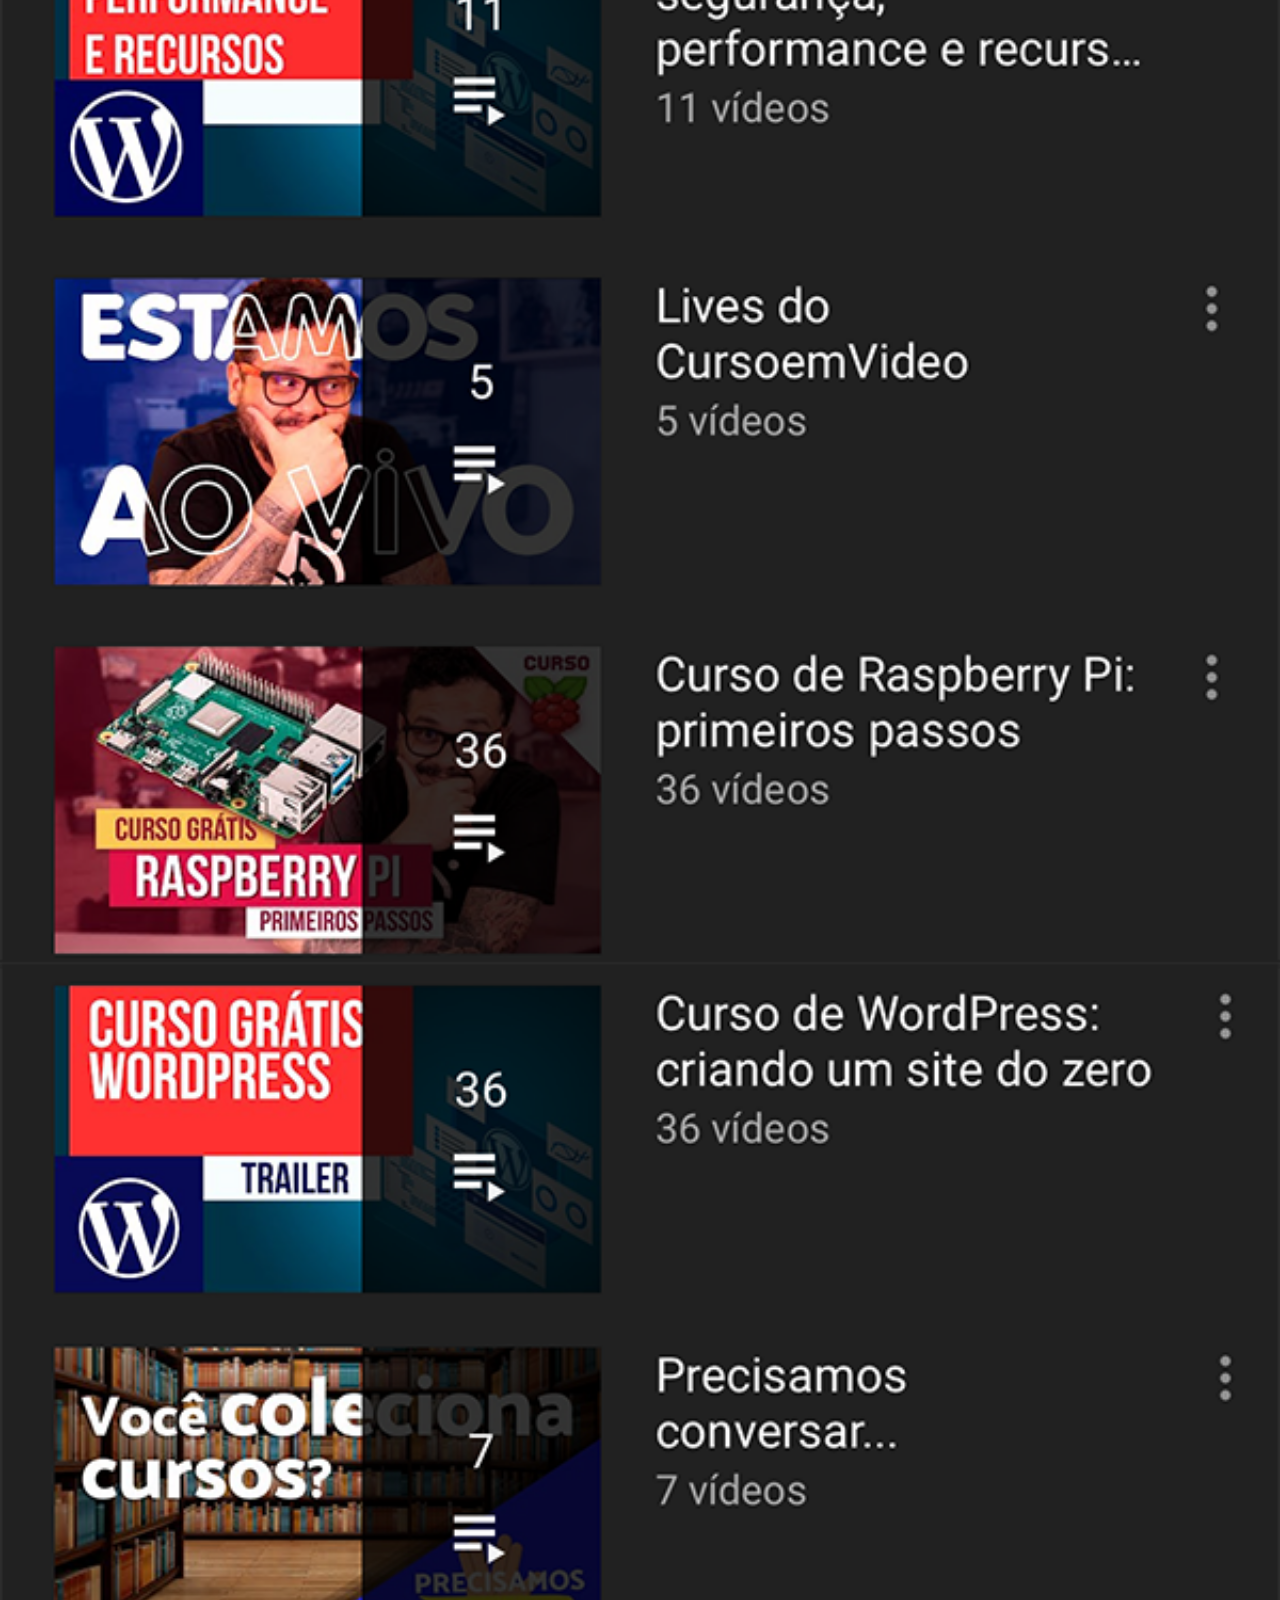
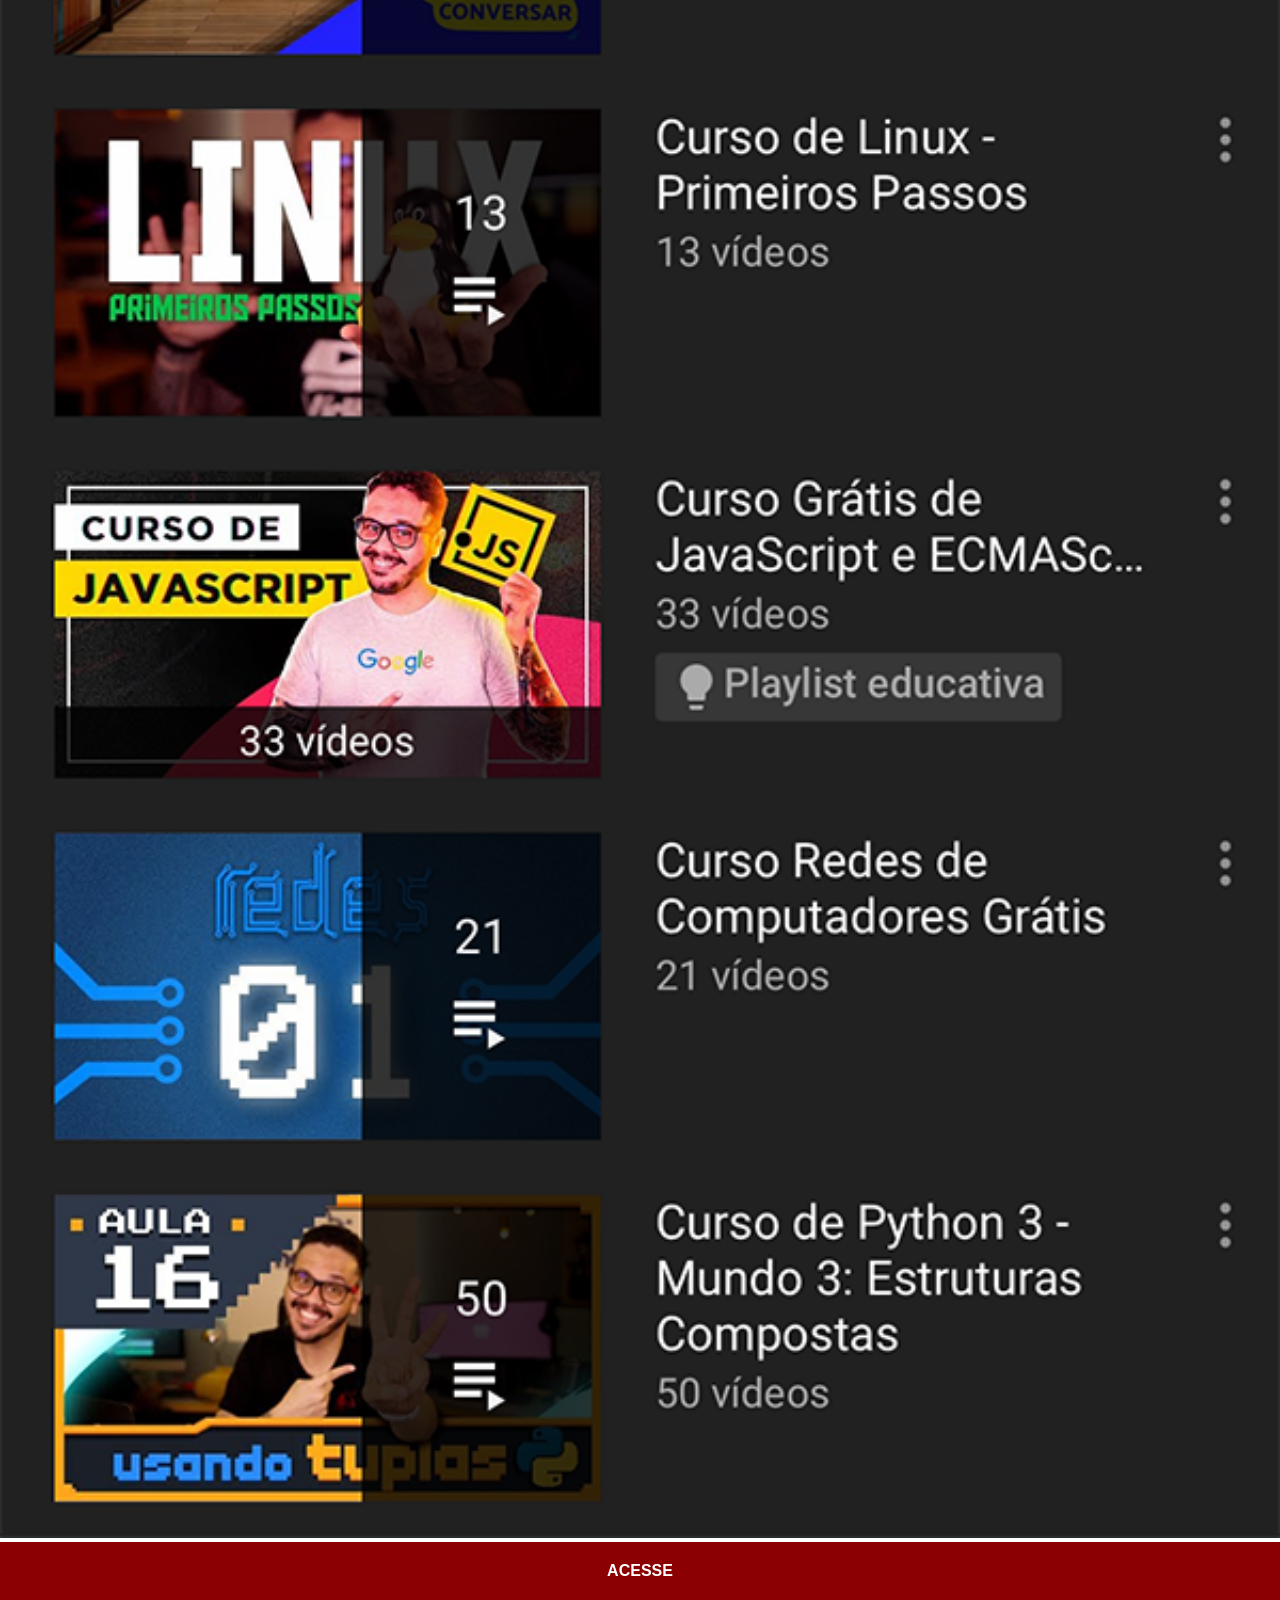
<file: youtube.html>
<!DOCTYPE html>
<html lang="pt-br">
<head>
    <meta charset="UTF-8">
    <meta name="viewport" content="width=device-width, initial-scale=1.0">
    <title>YouTube</title>
    <link rel="stylesheet" href="estilos/social.css">
</head>
<body>
    <img src="imagens/tela-youtube.png" alt="Youtube">
    <a href="https://www.youtube.com/@cursoemvideo/playlists" target="_blank">ACESSE</a>
    
</body>
</html>
</file>
<file: estilos/style.css>
@charset "UTF-8";

* {
    margin: 0px;
    padding: 0px;
    font-family: Arial, Helvetica, sans-serif;
}

html, body {
    height: 100vh;
    width: 100vw;
    background-color: black;
}

body {
    background: url('../imagens/fundo-madeira.jpg') no-repeat top center;
    background-size: cover;
    background-attachment: fixed;
}

main {
    position: relative;
    height: 100vh;
}

section#telefone {
    position: absolute;
    top: 50%;
    left: 50%;
    transform: translate(-50%, -50%);

    height: 627px;
    width: 311px;
    background: url('../imagens/frame-iphone.png') no-repeat;

}

iframe#tela {
    position: relative;
    top: 80px;
    left: 22px;
    width: 267px;
    height: 471px;

}

section#redes-sociais {
    text-align: right;
}

section#redes-sociais img {
    width: 50px;
    margin: 10px;
    border-radius: 50%;
    box-shadow: 2px 2px 5px rgba(0, 0, 0, 0.408);
    box-sizing: border-box;
}

section#redes-sociais img:hover {
        border: 2px solid rgba(255, 255, 255, 0.638);
        transform: translate(-3px, -3px);
        box-shadow: 5px 5px 10px rgba(0, 0, 0, 0.623);
        transition: transform .1s; /* Opcional*/
}
</file>
<file: estilos/social.css>
@charset "UTF-8";


* {
    margin: 0px;
    padding: 0px;
    font-family: Arial, Helvetica, sans-serif;
}

::-webkit-scrollbar { /*Para esconder a barra de rolagem*/
    width: 0px;
    height: 0px;
}

img {
    width: 100vw;
}

a {
    display: block;
    background-color: darkred;
    color: white;
    padding: 20px;
    text-align: center;
    font-weight: bolder;
    text-decoration: none;
}

a:hover {
    background-color: red;
}
</file>
